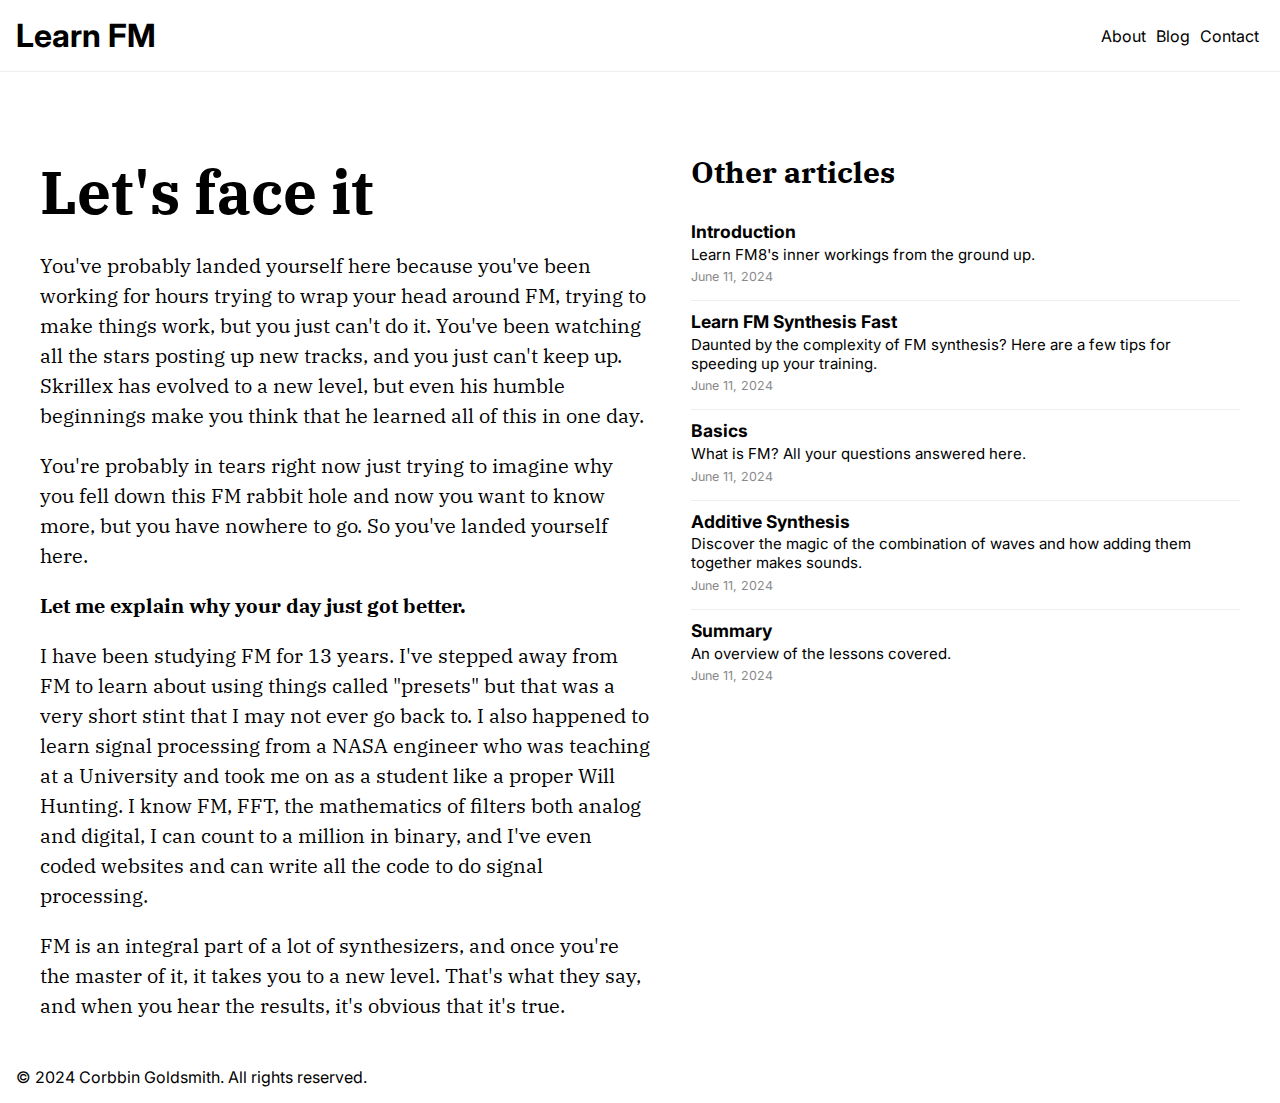
<file: index.html>
<!DOCTYPE html>
<html lang="en">
<head>
    <meta charset="UTF-8">
    <meta name="viewport" content="width=device-width, initial-scale=1.0">
    <title>Home - LearnFM</title>

    <meta name="description" content="This is a test blog post to demonstrate how to use the marked library with custom plugins.">
    <meta name="author" content="Your Name">
    <meta property="article:published_time" content="July 22, 2024">

    <!-- Open Graph / Facebook -->
    <meta property="og:type" content="article">
    <meta property="og:title" content="Home">
    <meta property="og:description" content="This is a test blog post to demonstrate how to use the marked library with custom plugins.">
    <meta property="og:image" content="/assets/1.1fig1.png">
    <meta property="og:url" content="/">
    <meta property="og:site_name" content="Your Site Name">

    <!-- Twitter -->
    <meta name="twitter:card" content="summary_large_image">
    <meta name="twitter:title" content="Home">
    <meta name="twitter:description" content="This is a test blog post to demonstrate how to use the marked library with custom plugins.">
    <meta name="twitter:image" content="/assets/1.1fig1.png">
    <meta name="twitter:url" content="/">
    <meta name="robots" content="index, follow">

    <meta name="theme-color" content="#ffffff">

    <link rel="stylesheet" href="./css/styles.css">
    <link rel="stylesheet" href="./css/suggestedarticles.css">
    <link rel="stylesheet" href="./css/custompatterns.css">
</head>
<body>
    <header>

        <a href="/">
            <h1>Learn FM</h1>
        </a>
        <nav>
            <a href="/about/">
                <div>About</div>
                <div class="line"></div>
            </a>
            <a href="/blog/">
                <div>
                    Blog
                </div>
                <div class="line"></div>
            </a>
            <a href="/contact/">
                <div>
                    Contact
                </div>
                <div class="line"></div>
            </a>
        </nav>
    </header>
    <main>
        <article>
            <!-- Content will be inserted here -->
            <h1 id="let-39-s-face-it" class="custom-heading">Let&#39;s face it</h1><p>You&#39;ve probably landed yourself here because you&#39;ve been working for hours trying to wrap your head around FM, trying to make things work, but you just can&#39;t do it. You&#39;ve been watching all the stars posting up new tracks, and you just can&#39;t keep up. Skrillex has evolved to a new level, but even his humble beginnings make you think that he learned all of this in one day.</p>
<p>You&#39;re probably in tears right now just trying to imagine why you fell down this FM rabbit hole and now you want to know more, but you have nowhere to go. So you&#39;ve landed yourself here.</p>
<p><strong>Let me explain why your day just got better.</strong></p>
<p>I have been studying FM for 13 years. I&#39;ve stepped away from FM to learn about using things called &quot;presets&quot; but that was a very short stint that I may not ever go back to. I also happened to learn signal processing from a NASA engineer who was teaching at a University and took me on as a student like a proper Will Hunting. I know FM, FFT, the mathematics of filters both analog and digital, I can count to a million in binary, and I&#39;ve even coded websites and can write all the code to do signal processing.</p>
<p>FM is an integral part of a lot of synthesizers, and once you&#39;re the master of it, it takes you to a new level. That&#39;s what they say, and when you hear the results, it&#39;s obvious that it&#39;s true. </p>

        </article>
        <aside>
            <div id="nextWrapper">
                <h2>Next Article</h2>
                <div id="next" data-next="">
                    
                </div>
            </div>
            <h2>Other articles</h2>
            <div id="suggested">
                
                <div>
                    
                    <div class="square" style="background-image: url(./assets/1.1fig1.png);"></div>

                </div>

            </div>
        </aside>
    </main>
    <footer>
        <p>&copy; 2024 Corbbin Goldsmith. All rights reserved.</p>
    </footer>
    <script type="text/javascript" src="./js/load_articles.js"></script>
    <script type="text/javascript" src="./js/table_wrappers.js"></script>
</body>
</html>
</file>
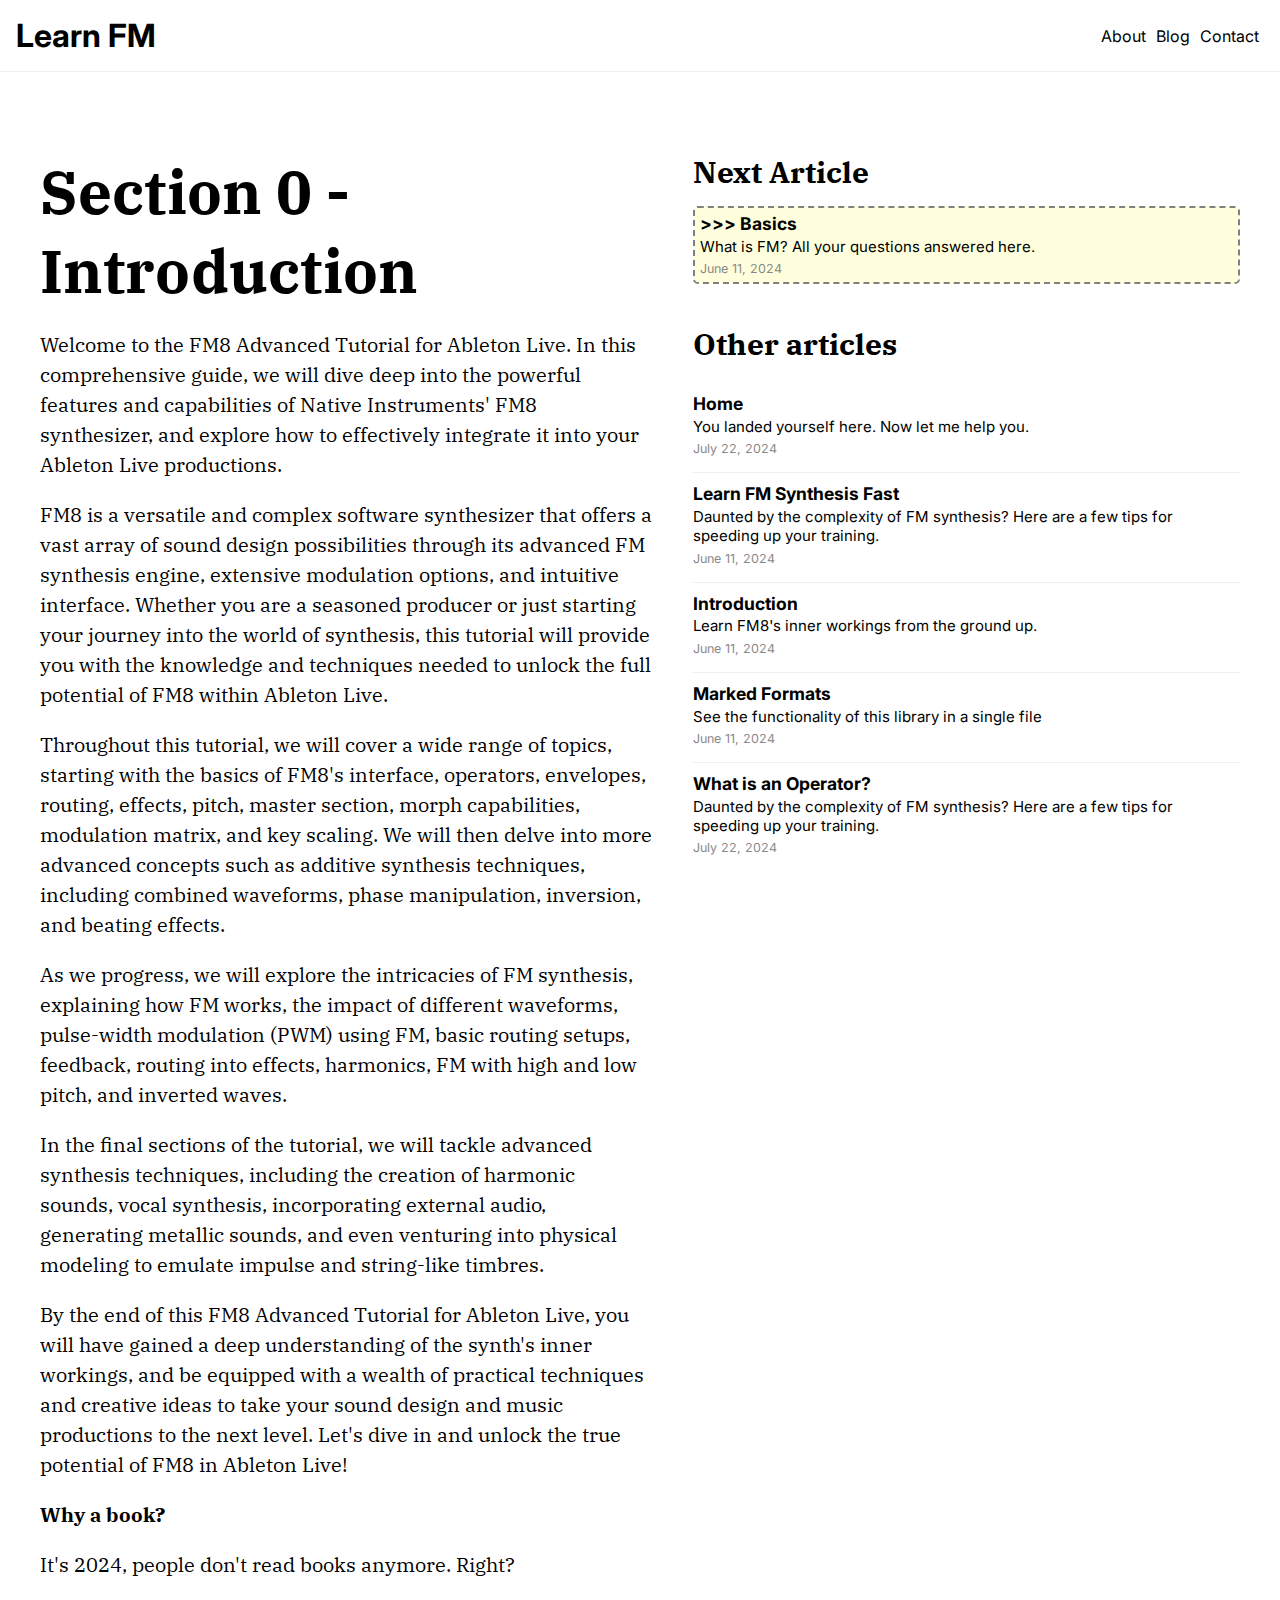
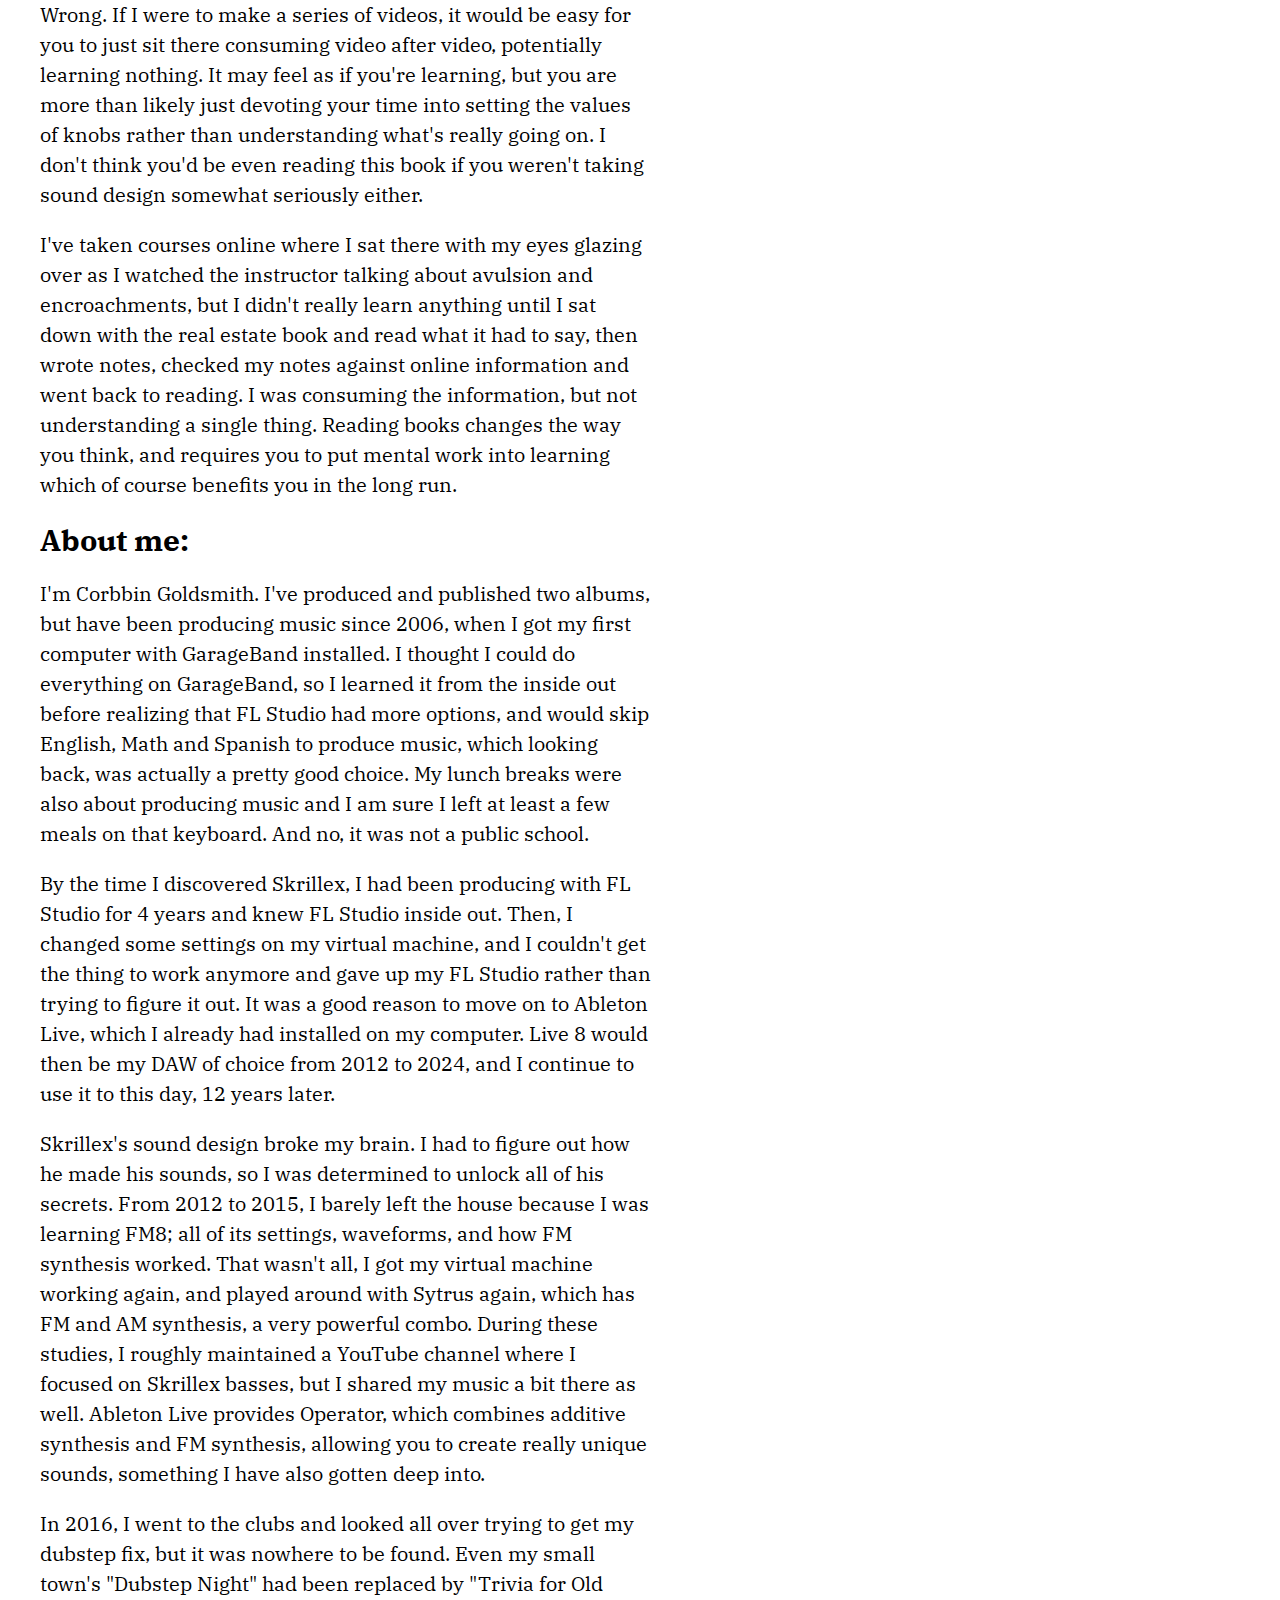
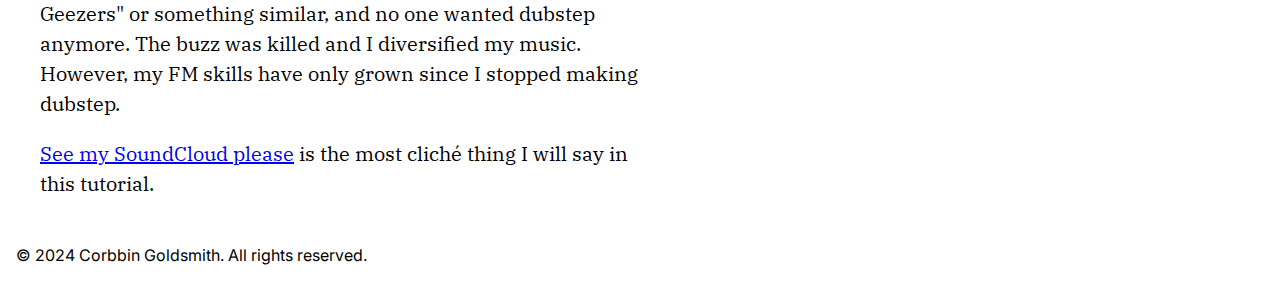
<file: 0-introduction.html>
<!DOCTYPE html>
<html lang="en">
<head>
    <meta charset="UTF-8">
    <meta name="viewport" content="width=device-width, initial-scale=1.0">
    <title>Introduction - LearnFM</title>

    <meta name="description" content="This is a test blog post to demonstrate how to use the marked library with custom plugins.">
    <meta name="author" content="Your Name">
    <meta property="article:published_time" content="June 11, 2024">

    <!-- Open Graph / Facebook -->
    <meta property="og:type" content="article">
    <meta property="og:title" content="Introduction">
    <meta property="og:description" content="This is a test blog post to demonstrate how to use the marked library with custom plugins.">
    <meta property="og:image" content="./assets/1.1fig1.jpg">
    <meta property="og:url" content="./0-introduction.html">
    <meta property="og:site_name" content="Your Site Name">

    <!-- Twitter -->
    <meta name="twitter:card" content="summary_large_image">
    <meta name="twitter:title" content="Introduction">
    <meta name="twitter:description" content="This is a test blog post to demonstrate how to use the marked library with custom plugins.">
    <meta name="twitter:image" content="./assets/1.1fig1.jpg">
    <meta name="twitter:url" content="./0-introduction.html">
    <meta name="robots" content="index, follow">

    <meta name="theme-color" content="#ffffff">

    <link rel="stylesheet" href="./css/styles.css">
    <link rel="stylesheet" href="./css/suggestedarticles.css">
    <link rel="stylesheet" href="./css/custompatterns.css">
</head>
<body>
    <header>

        <a href="/">
            <h1>Learn FM</h1>
        </a>
        <nav>
            <a href="/about/">
                <div>About</div>
                <div class="line"></div>
            </a>
            <a href="/blog/">
                <div>
                    Blog
                </div>
                <div class="line"></div>
            </a>
            <a href="/contact/">
                <div>
                    Contact
                </div>
                <div class="line"></div>
            </a>
        </nav>
    </header>
    <main>
        <article>
            <!-- Content will be inserted here -->
            <h1 id="section-0-introduction" class="custom-heading">Section 0 - Introduction</h1><p>Welcome to the FM8 Advanced Tutorial for Ableton Live. In this comprehensive guide, we will dive deep into the powerful features and capabilities of Native Instruments&#39; FM8 synthesizer, and explore how to effectively integrate it into your Ableton Live productions.</p>
<p>FM8 is a versatile and complex software synthesizer that offers a vast array of sound design possibilities through its advanced FM synthesis engine, extensive modulation options, and intuitive interface. Whether you are a seasoned producer or just starting your journey into the world of synthesis, this tutorial will provide you with the knowledge and techniques needed to unlock the full potential of FM8 within Ableton Live.</p>
<p>Throughout this tutorial, we will cover a wide range of topics, starting with the basics of FM8&#39;s interface, operators, envelopes, routing, effects, pitch, master section, morph capabilities, modulation matrix, and key scaling. We will then delve into more advanced concepts such as additive synthesis techniques, including combined waveforms, phase manipulation, inversion, and beating effects.</p>
<p>As we progress, we will explore the intricacies of FM synthesis, explaining how FM works, the impact of different waveforms, pulse-width modulation (PWM) using FM, basic routing setups, feedback, routing into effects, harmonics, FM with high and low pitch, and inverted waves.</p>
<p>In the final sections of the tutorial, we will tackle advanced synthesis techniques, including the creation of harmonic sounds, vocal synthesis, incorporating external audio, generating metallic sounds, and even venturing into physical modeling to emulate impulse and string-like timbres.</p>
<p>By the end of this FM8 Advanced Tutorial for Ableton Live, you will have gained a deep understanding of the synth&#39;s inner workings, and be equipped with a wealth of practical techniques and creative ideas to take your sound design and music productions to the next level. Let&#39;s dive in and unlock the true potential of FM8 in Ableton Live!</p>
<p><strong>Why a book?</strong></p>
<p>It&#39;s 2024, people don&#39;t read books anymore. Right?</p>
<p>Wrong. If I were to make a series of videos, it would be easy for you to just sit there consuming video after video, potentially learning nothing. It may feel as if you&#39;re learning, but you are more than likely just devoting your time into setting the values of knobs rather than understanding what&#39;s really going on. I don&#39;t think you&#39;d be even reading this book if you weren&#39;t taking sound design somewhat seriously either.</p>
<p>I&#39;ve taken courses online where I sat there with my eyes glazing over as I watched the instructor talking about avulsion and encroachments, but I didn&#39;t really learn anything until I sat down with the real estate book and read what it had to say, then wrote notes, checked my notes against online information and went back to reading. I was consuming the information, but not understanding a single thing. Reading books changes the way you think, and requires you to put mental work into learning which of course benefits you in the long run.</p>
<h2 id="about-me-" class="custom-heading">About me:</h2><p>I&#39;m Corbbin Goldsmith. I&#39;ve produced and published two albums, but have been producing music since 2006, when I got my first computer with GarageBand installed. I thought I could do everything on GarageBand, so I learned it from the inside out before realizing that FL Studio had more options, and would skip English, Math and Spanish to produce music, which looking back, was actually a pretty good choice. My lunch breaks were also about producing music and I am sure I left at least a few meals on that keyboard. And no, it was not a public school. </p>
<p>By the time I discovered Skrillex, I had been producing with FL Studio for 4 years and knew FL Studio inside out. Then, I changed some settings on my virtual machine, and I couldn&#39;t get the thing to work anymore and gave up my FL Studio rather than trying to figure it out. It was a good reason to move on to Ableton Live, which I already had installed on my computer. Live 8 would then be my DAW of choice from 2012 to 2024, and I continue to use it to this day, 12 years later. </p>
<p>Skrillex&#39;s sound design broke my brain. I had to figure out how he made his sounds, so I was determined to unlock all of his secrets. From 2012 to 2015, I barely left the house because I was learning FM8; all of its settings, waveforms, and how FM synthesis worked. That wasn&#39;t all, I got my virtual machine working again, and played around with Sytrus again, which has FM and AM synthesis, a very powerful combo. During these studies, I roughly maintained a YouTube channel where I focused on Skrillex basses, but I shared my music a bit there as well. Ableton Live provides Operator, which combines additive synthesis and FM synthesis, allowing you to create really unique sounds, something I have also gotten deep into. </p>
<p>In 2016, I went to the clubs and looked all over trying to get my dubstep fix, but it was nowhere to be found. Even my small town&#39;s &quot;Dubstep Night&quot; had been replaced by &quot;Trivia for Old Geezers&quot; or something similar, and no one wanted dubstep anymore. The buzz was killed and I diversified my music. However, my FM skills have only grown since I stopped making dubstep.</p>
<p><a href="https://soundcloud.com/corbbingoldsmith">See my SoundCloud please</a> is the most cliché thing I will say in this tutorial.</p>

        </article>
        <aside>
            <div id="nextWrapper">
                <h2>Next Article</h2>
                <div id="next" data-next="./1-basics.html">
                    
                </div>
            </div>
            <h2>Other articles</h2>
            <div id="suggested">
                
                <div>
                    
                    <div class="square" style="background-image: url(./assets/1.1fig1.png);"></div>

                </div>

            </div>
        </aside>
    </main>
    <footer>
        <p>&copy; 2024 Corbbin Goldsmith. All rights reserved.</p>
    </footer>
    <script type="text/javascript" src="./js/load_articles.js"></script>
    <script type="text/javascript" src="./js/table_wrappers.js"></script>
</body>
</html>
</file>
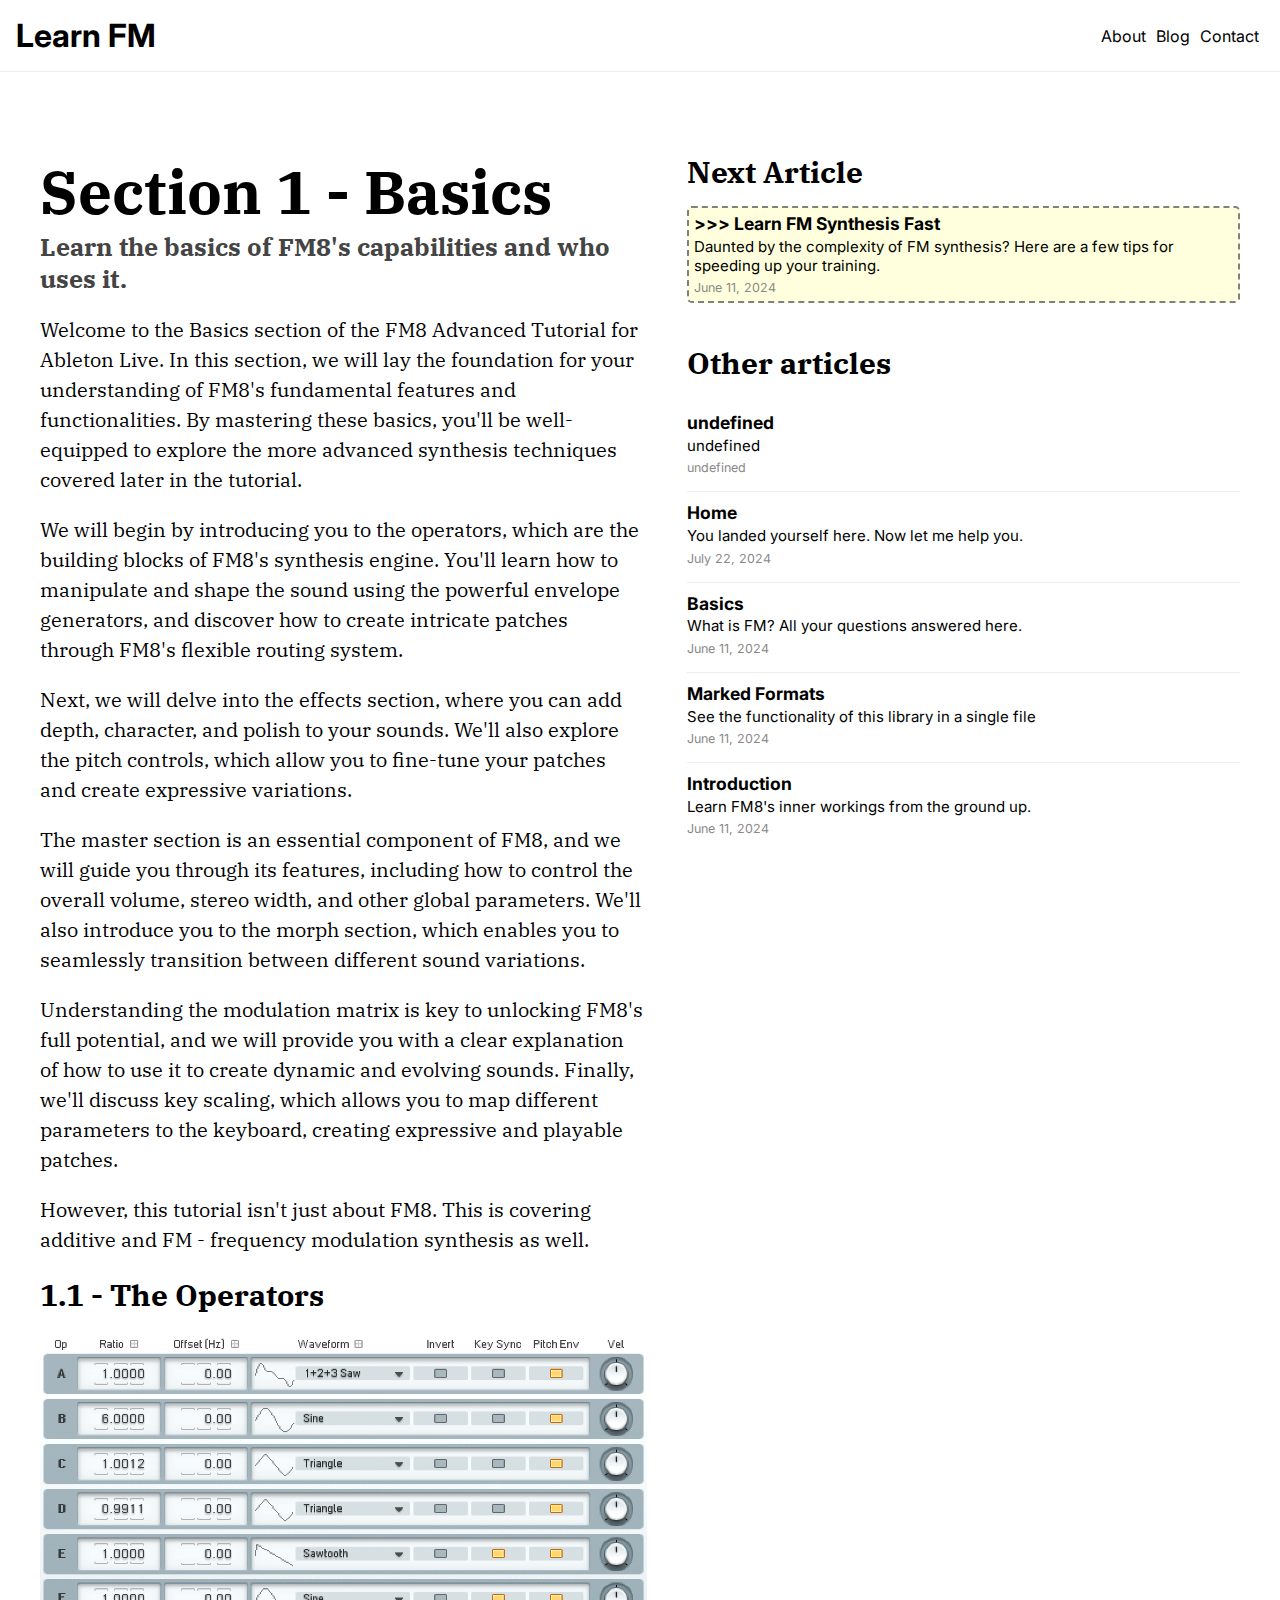
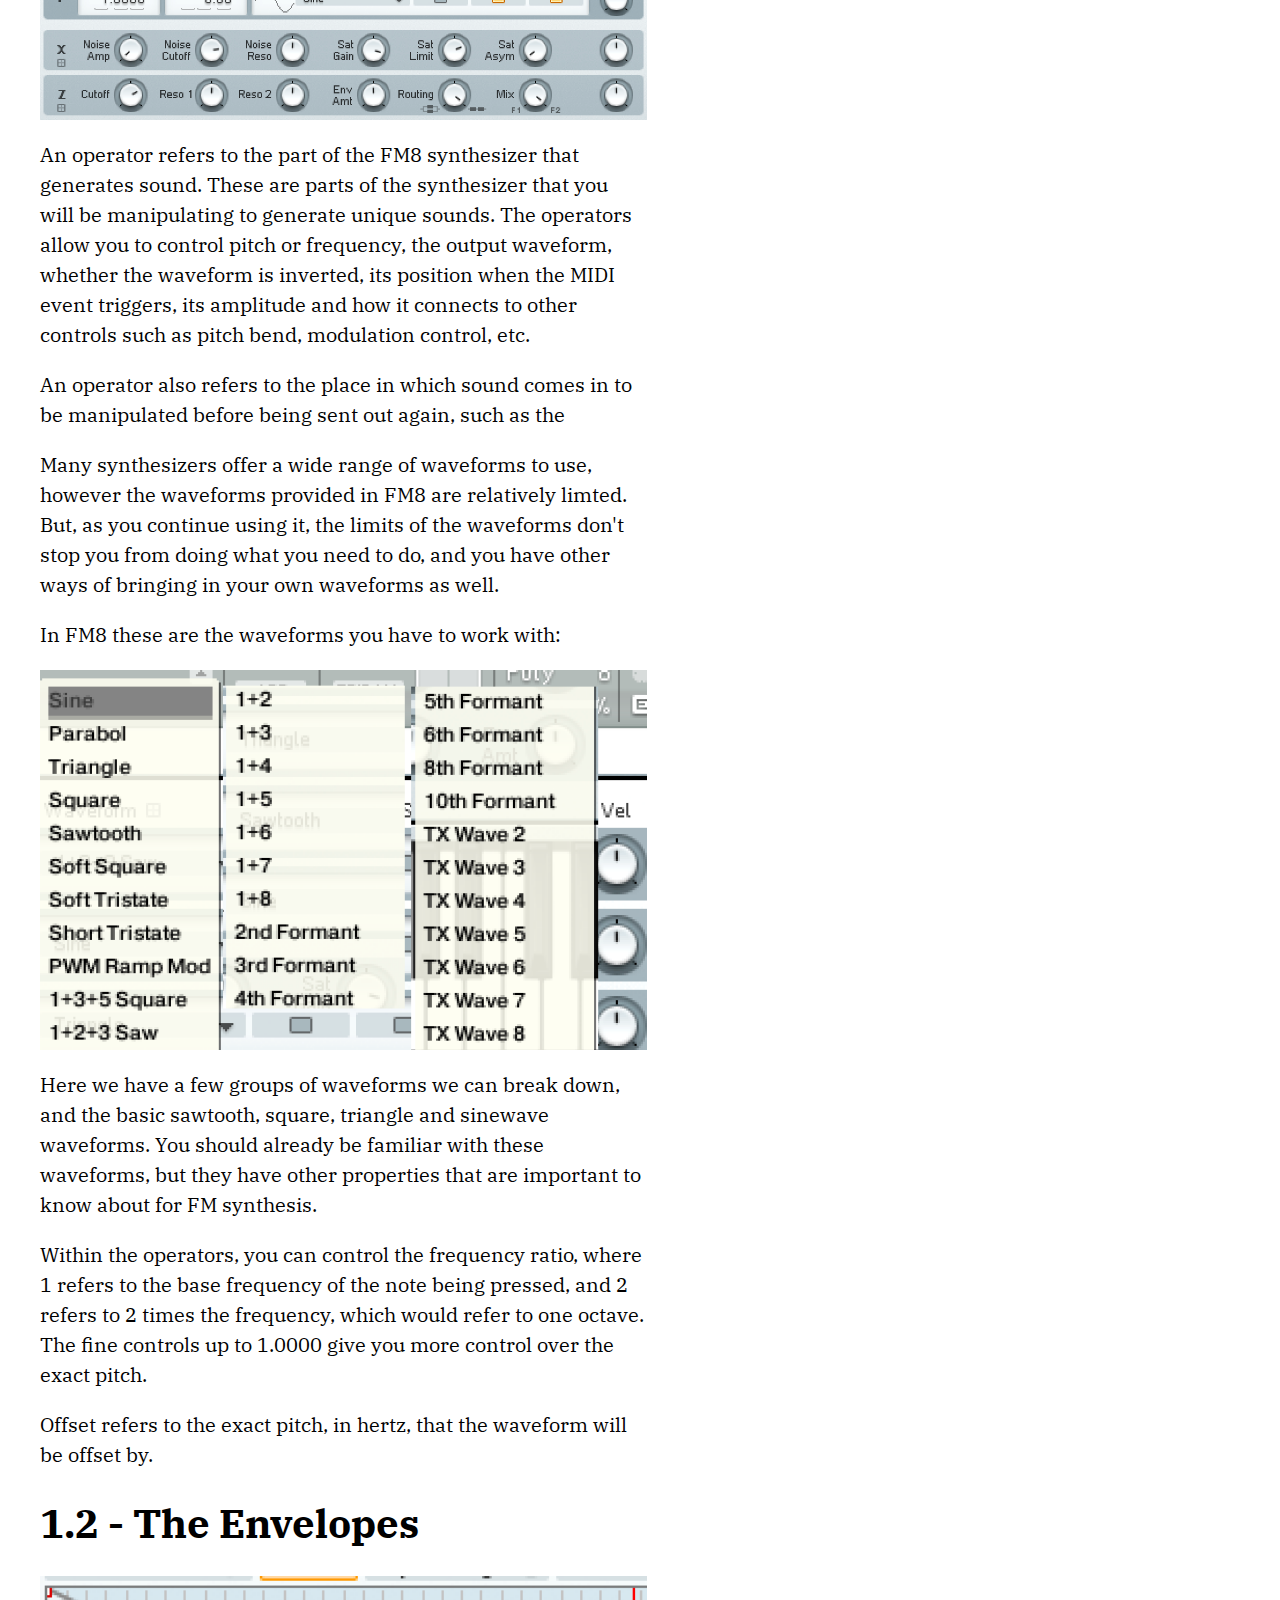
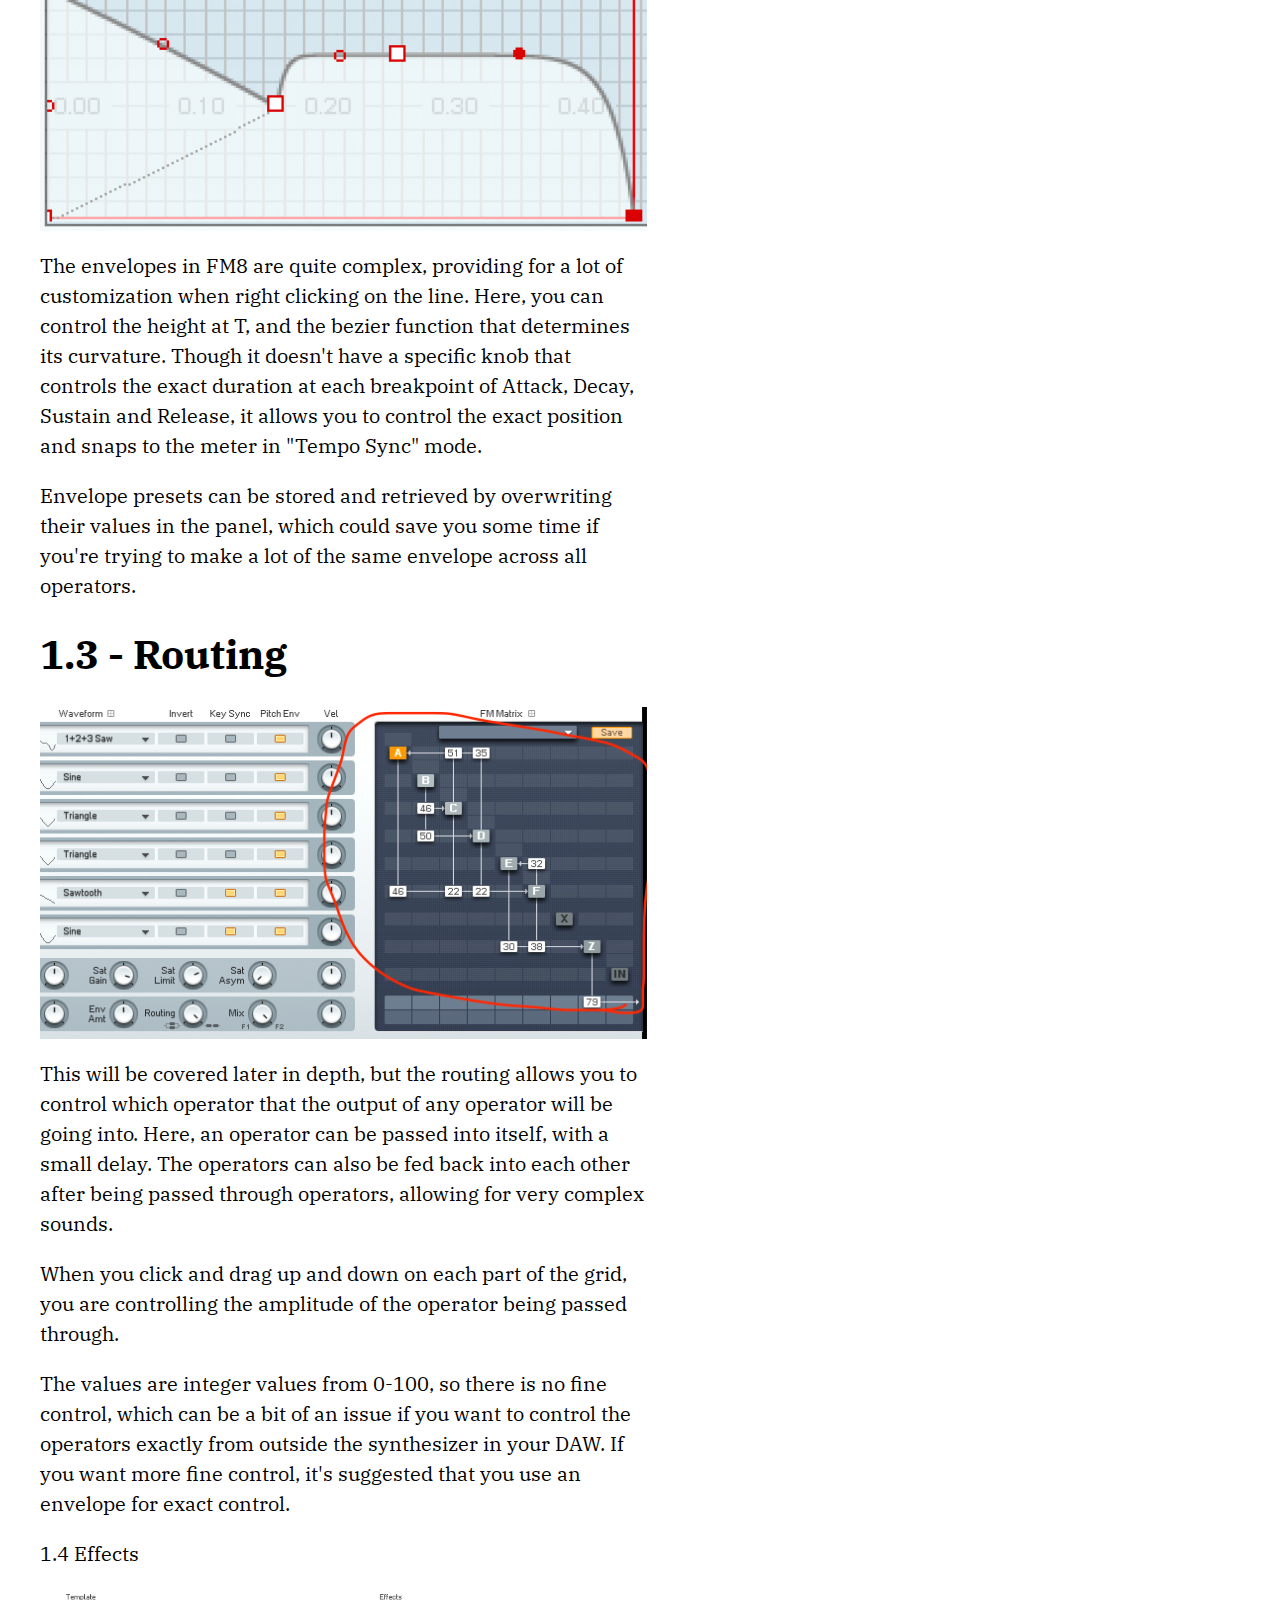
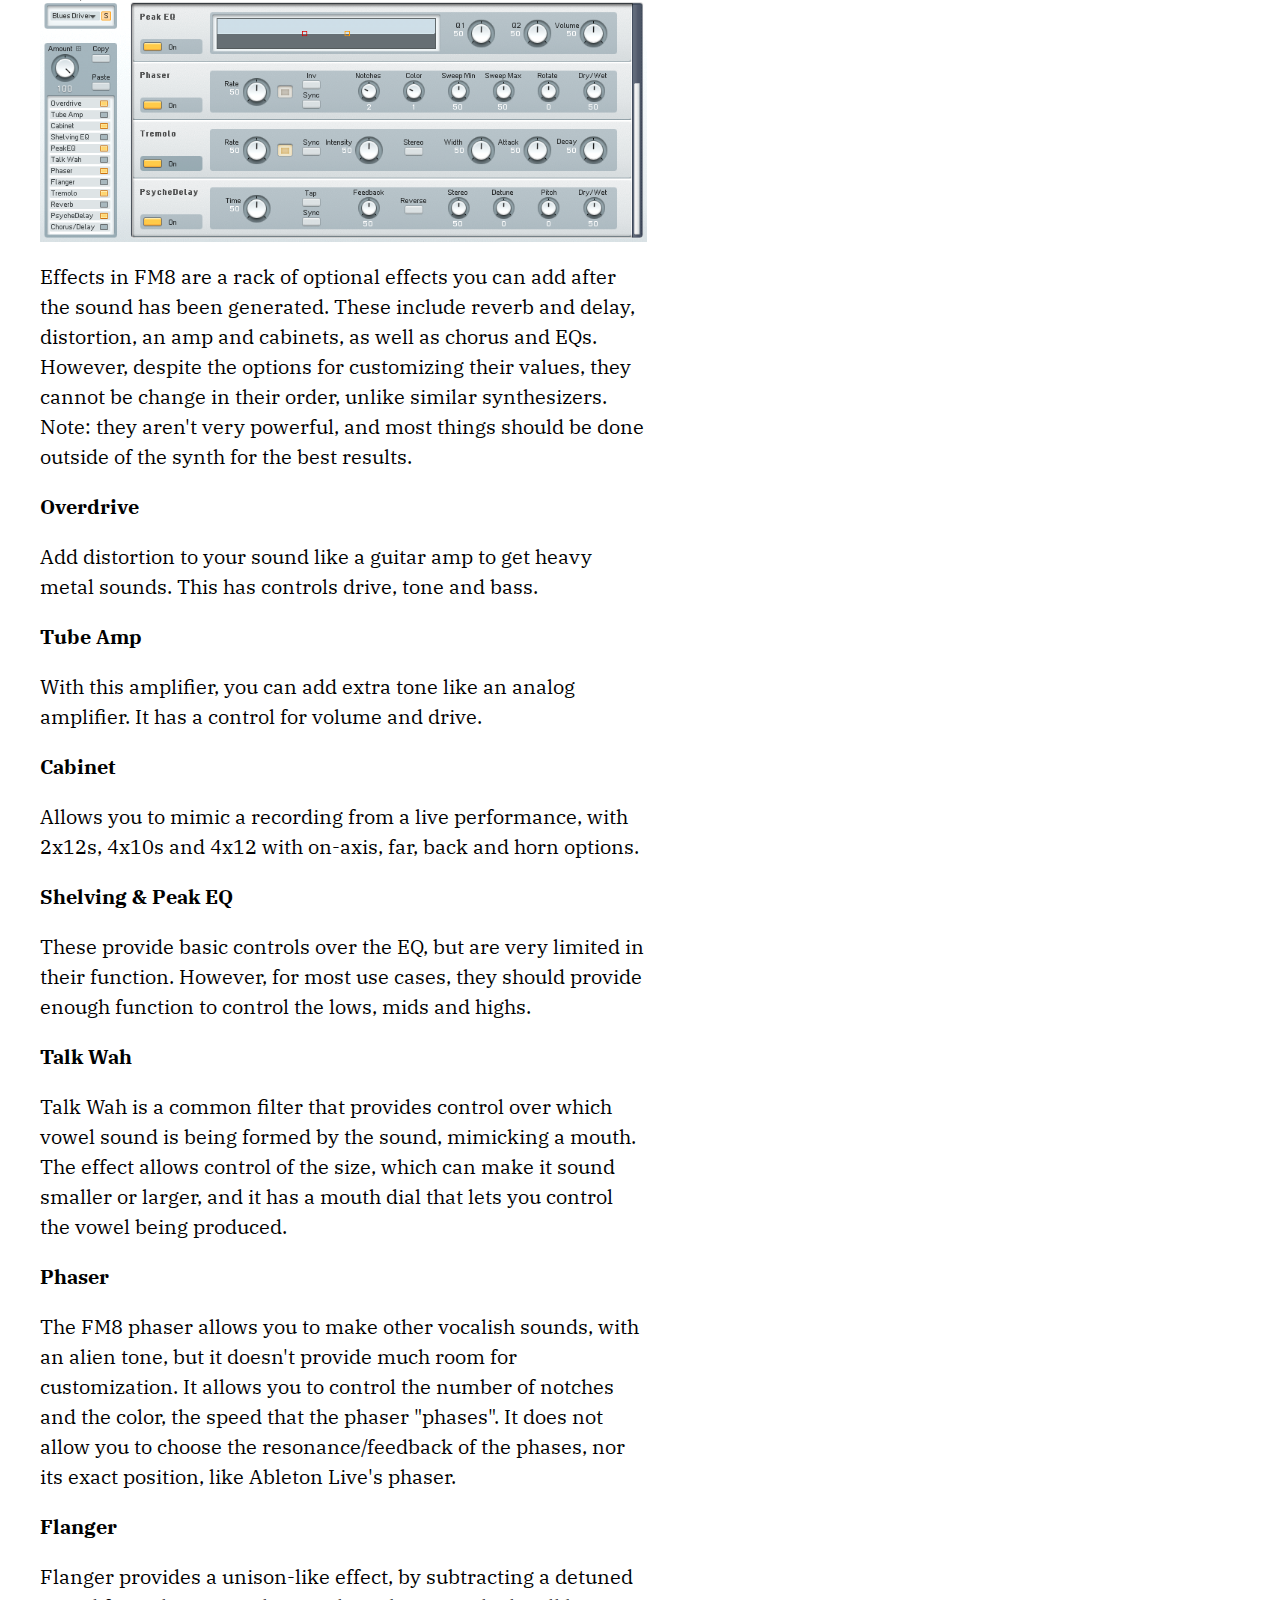
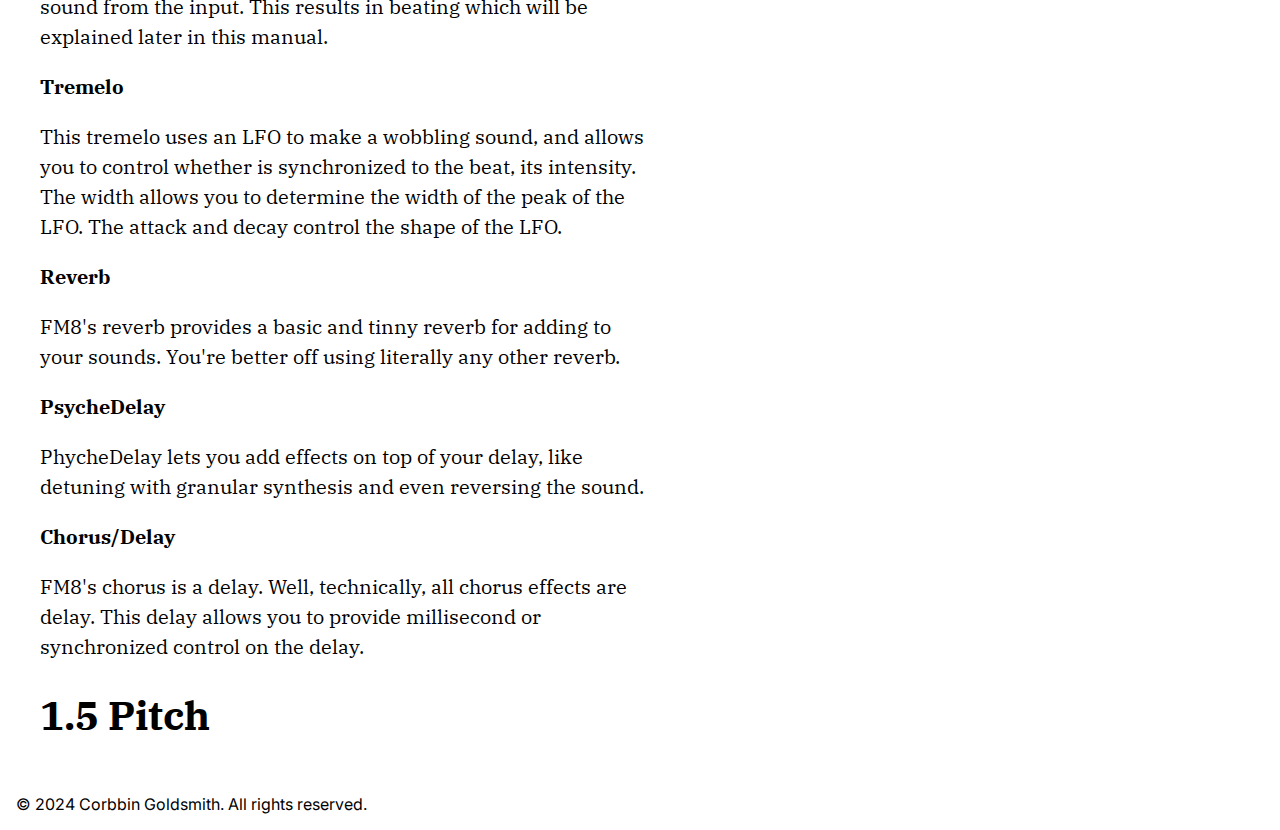
<file: 1-basics.html>
<!DOCTYPE html>
<html lang="en">
<head>
    <meta charset="UTF-8">
    <meta name="viewport" content="width=device-width, initial-scale=1.0">
    <title>Basics - LearnFM</title>

    <meta name="description" content="Learn the basics of FM8's capabilities and who uses it.">
    <meta name="author" content="Your Name">
    <meta property="article:published_time" content="June 11, 2024">

    <!-- Open Graph / Facebook -->
    <meta property="og:type" content="article">
    <meta property="og:title" content="Basics">
    <meta property="og:description" content="Learn the basics of FM8's capabilities and who uses it.">
    <meta property="og:image" content="./assets/1.1fig1.jpg">
    <meta property="og:url" content="./1-basics.html">
    <meta property="og:site_name" content="Your Site Name">

    <!-- Twitter -->
    <meta name="twitter:card" content="summary_large_image">
    <meta name="twitter:title" content="Basics">
    <meta name="twitter:description" content="Learn the basics of FM8's capabilities and who uses it.">
    <meta name="twitter:image" content="./assets/1.1fig1.jpg">
    <meta name="twitter:url" content="./1-basics.html">
    <meta name="robots" content="index, follow">

    <meta name="theme-color" content="#ffffff">

    <link rel="stylesheet" href="./css/styles.css">
    <link rel="stylesheet" href="./css/suggestedarticles.css">
    <link rel="stylesheet" href="./css/custompatterns.css">
</head>
<body>
    <header>

        <a href="/">
            <h1>Learn FM</h1>
        </a>
        <nav>
            <a href="/about/">
                <div>About</div>
                <div class="line"></div>
            </a>
            <a href="/blog/">
                <div>
                    Blog
                </div>
                <div class="line"></div>
            </a>
            <a href="/contact/">
                <div>
                    Contact
                </div>
                <div class="line"></div>
            </a>
        </nav>
    </header>
    <main>
        <article>
            <!-- Content will be inserted here -->
            <h1 id="section-1-basics" class="custom-heading">Section 1 - Basics</h1><h2 id="learn-the-basics-of-fm8-39-s-capabilities-and-who-uses-it-" class="custom-heading">Learn the basics of FM8&#39;s capabilities and who uses it.</h2><p>Welcome to the Basics section of the FM8 Advanced Tutorial for Ableton Live. In this section, we will lay the foundation for your understanding of FM8&#39;s fundamental features and functionalities. By mastering these basics, you&#39;ll be well-equipped to explore the more advanced synthesis techniques covered later in the tutorial.</p>
<p>We will begin by introducing you to the operators, which are the building blocks of FM8&#39;s synthesis engine. You&#39;ll learn how to manipulate and shape the sound using the powerful envelope generators, and discover how to create intricate patches through FM8&#39;s flexible routing system.</p>
<p>Next, we will delve into the effects section, where you can add depth, character, and polish to your sounds. We&#39;ll also explore the pitch controls, which allow you to fine-tune your patches and create expressive variations.</p>
<p>The master section is an essential component of FM8, and we will guide you through its features, including how to control the overall volume, stereo width, and other global parameters. We&#39;ll also introduce you to the morph section, which enables you to seamlessly transition between different sound variations.</p>
<p>Understanding the modulation matrix is key to unlocking FM8&#39;s full potential, and we will provide you with a clear explanation of how to use it to create dynamic and evolving sounds. Finally, we&#39;ll discuss key scaling, which allows you to map different parameters to the keyboard, creating expressive and playable patches.</p>
<p>However, this tutorial isn&#39;t just about FM8. This is covering additive and FM - frequency modulation synthesis as well. </p>
<h2 id="1-1-the-operators" class="custom-heading">1.1 - The Operators</h2><p><img src="./assets/1.1fig1.png" alt="1.1fig1"></p>
<p>An operator refers to the part of the FM8 synthesizer that generates sound. These are parts of the synthesizer that you will be manipulating to generate unique sounds. The operators allow you to control pitch or frequency, the output waveform, whether the waveform is inverted, its position when the MIDI event triggers, its amplitude and how it connects to other controls such as pitch bend, modulation control, etc. </p>
<p>An operator also refers to the place in which sound comes in to be manipulated before being sent out again, such as the </p>
<p>Many synthesizers offer a wide range of waveforms to use, however the waveforms provided in FM8 are relatively limted. But, as you continue using it, the limits of the waveforms don&#39;t stop you from doing what you need to do, and you have other ways of bringing in your own waveforms as well.</p>
<p>In FM8 these are the waveforms you have to work with:</p>
<p><img src="./assets/1.1fig2.png" alt="1.1fig2"></p>
<p>Here we have a few groups of waveforms we can break down, and the basic sawtooth, square, triangle and sinewave waveforms. You should already be familiar with these waveforms, but they have other properties that are important to know about for FM synthesis. </p>
<p>Within the operators, you can control the frequency ratio, where 1 refers to the base frequency of the note being pressed, and 2 refers to 2 times the frequency, which would refer to one octave. The fine controls up to 1.0000 give you more control over the exact pitch. </p>
<p>Offset refers to the exact pitch, in hertz, that the waveform will be offset by.</p>
<h1 id="1-2-the-envelopes" class="custom-heading">1.2 - The Envelopes</h1><p><img src="./assets/1.2fig1.png" alt="1.2fig1"></p>
<p>The envelopes in FM8 are quite complex, providing for a lot of customization when right clicking on the line. Here, you can control the height at T, and the bezier function that determines its curvature. Though it doesn&#39;t have a specific knob that controls the exact duration at each breakpoint of Attack, Decay, Sustain and Release, it allows you to control the exact position and snaps to the meter in &quot;Tempo Sync&quot; mode.</p>
<p>Envelope presets can be stored and retrieved by overwriting their values in the panel, which could save you some time if you&#39;re trying to make a lot of the same envelope across all operators.</p>
<h1 id="1-3-routing" class="custom-heading">1.3 - Routing</h1><p><img src="./assets/1.3fig1.png" alt="1.2fig1"></p>
<p>This will be covered later in depth, but the routing allows you to control which operator that the output of any operator will be going into. Here, an operator can be passed into itself, with a small delay. The operators can also be fed back into each other after being passed through operators, allowing for very complex sounds. </p>
<p>When you click and drag up and down on each part of the grid, you are controlling the amplitude of the operator being passed through.</p>
<p>The values are integer values from 0-100, so there is no fine control, which can be a bit of an issue if you want to control the operators exactly from outside the synthesizer in your DAW. If you want more fine control, it&#39;s suggested that you use an envelope for exact control.</p>
<p>1.4 Effects</p>
<p><img src="./assets/1.4fig1.png" alt="1.2fig1"></p>
<p>Effects in FM8 are a rack of optional effects you can add after the sound has been generated. These include reverb and delay, distortion, an amp and cabinets, as well as chorus and EQs. However, despite the options for customizing their values, they cannot be change in their order, unlike similar synthesizers. Note: they aren&#39;t very powerful, and most things should be done outside of the synth for the best results.</p>
<p><strong>Overdrive</strong></p>
<p>Add distortion to your sound like a guitar amp to get heavy metal sounds. This has controls drive, tone and bass. </p>
<p><strong>Tube Amp</strong></p>
<p>With this amplifier, you can add extra tone like an analog amplifier. It has a control for volume and drive.</p>
<p><strong>Cabinet</strong></p>
<p>Allows you to mimic a recording from a live performance, with 2x12s, 4x10s and 4x12 with on-axis, far, back and horn options.</p>
<p><strong>Shelving &amp; Peak EQ</strong></p>
<p>These provide basic controls over the EQ, but are very limited in their function. However, for most use cases, they should provide enough function to control the lows, mids and highs. </p>
<p><strong>Talk Wah</strong></p>
<p>Talk Wah is a common filter that provides control over which vowel sound is being formed by the sound, mimicking a mouth. The effect allows control of the size, which can make it sound smaller or larger, and it has a mouth dial that lets you control the vowel being produced.</p>
<p><strong>Phaser</strong></p>
<p>The FM8 phaser allows you to make other vocalish sounds, with an alien tone, but it doesn&#39;t provide much room for customization. It allows you to control the number of notches and the color, the speed that the phaser &quot;phases&quot;. It does not allow you to choose the resonance/feedback of the phases, nor its exact position, like Ableton Live&#39;s phaser.</p>
<p><strong>Flanger</strong></p>
<p>Flanger provides a unison-like effect, by subtracting a detuned sound from the input. This results in beating which will be explained later in this manual. </p>
<p><strong>Tremelo</strong></p>
<p>This tremelo uses an LFO to make a wobbling sound, and allows you to control whether is synchronized to the beat, its intensity. The width allows you to determine the width of the peak of the LFO. The attack and decay control the shape of the LFO.</p>
<p><strong>Reverb</strong></p>
<p>FM8&#39;s reverb provides a basic and tinny reverb for adding to your sounds. You&#39;re better off using literally any other reverb.</p>
<p><strong>PsycheDelay</strong></p>
<p>PhycheDelay lets you add effects on top of your delay, like detuning with granular synthesis and even reversing the sound. </p>
<p><strong>Chorus/Delay</strong></p>
<p>FM8&#39;s chorus is a delay. Well, technically, all chorus effects are delay. This delay allows you to provide millisecond or synchronized control on the delay.</p>
<h1 id="1-5-pitch" class="custom-heading">1.5 Pitch</h1>
        </article>
        <aside>
            <div id="nextWrapper">
                <h2>Next Article</h2>
                <div id="next" data-next="./2-additive-synthesis.html">
                    
                </div>
            </div>
            <h2>Other articles</h2>
            <div id="suggested">
                
                <div>
                    
                    <div class="square" style="background-image: url(./assets/1.1fig1.png);"></div>

                </div>

            </div>
        </aside>
    </main>
    <footer>
        <p>&copy; 2024 Corbbin Goldsmith. All rights reserved.</p>
    </footer>
    <script type="text/javascript" src="./js/load_articles.js"></script>
    <script type="text/javascript" src="./js/table_wrappers.js"></script>
</body>
</html>
</file>
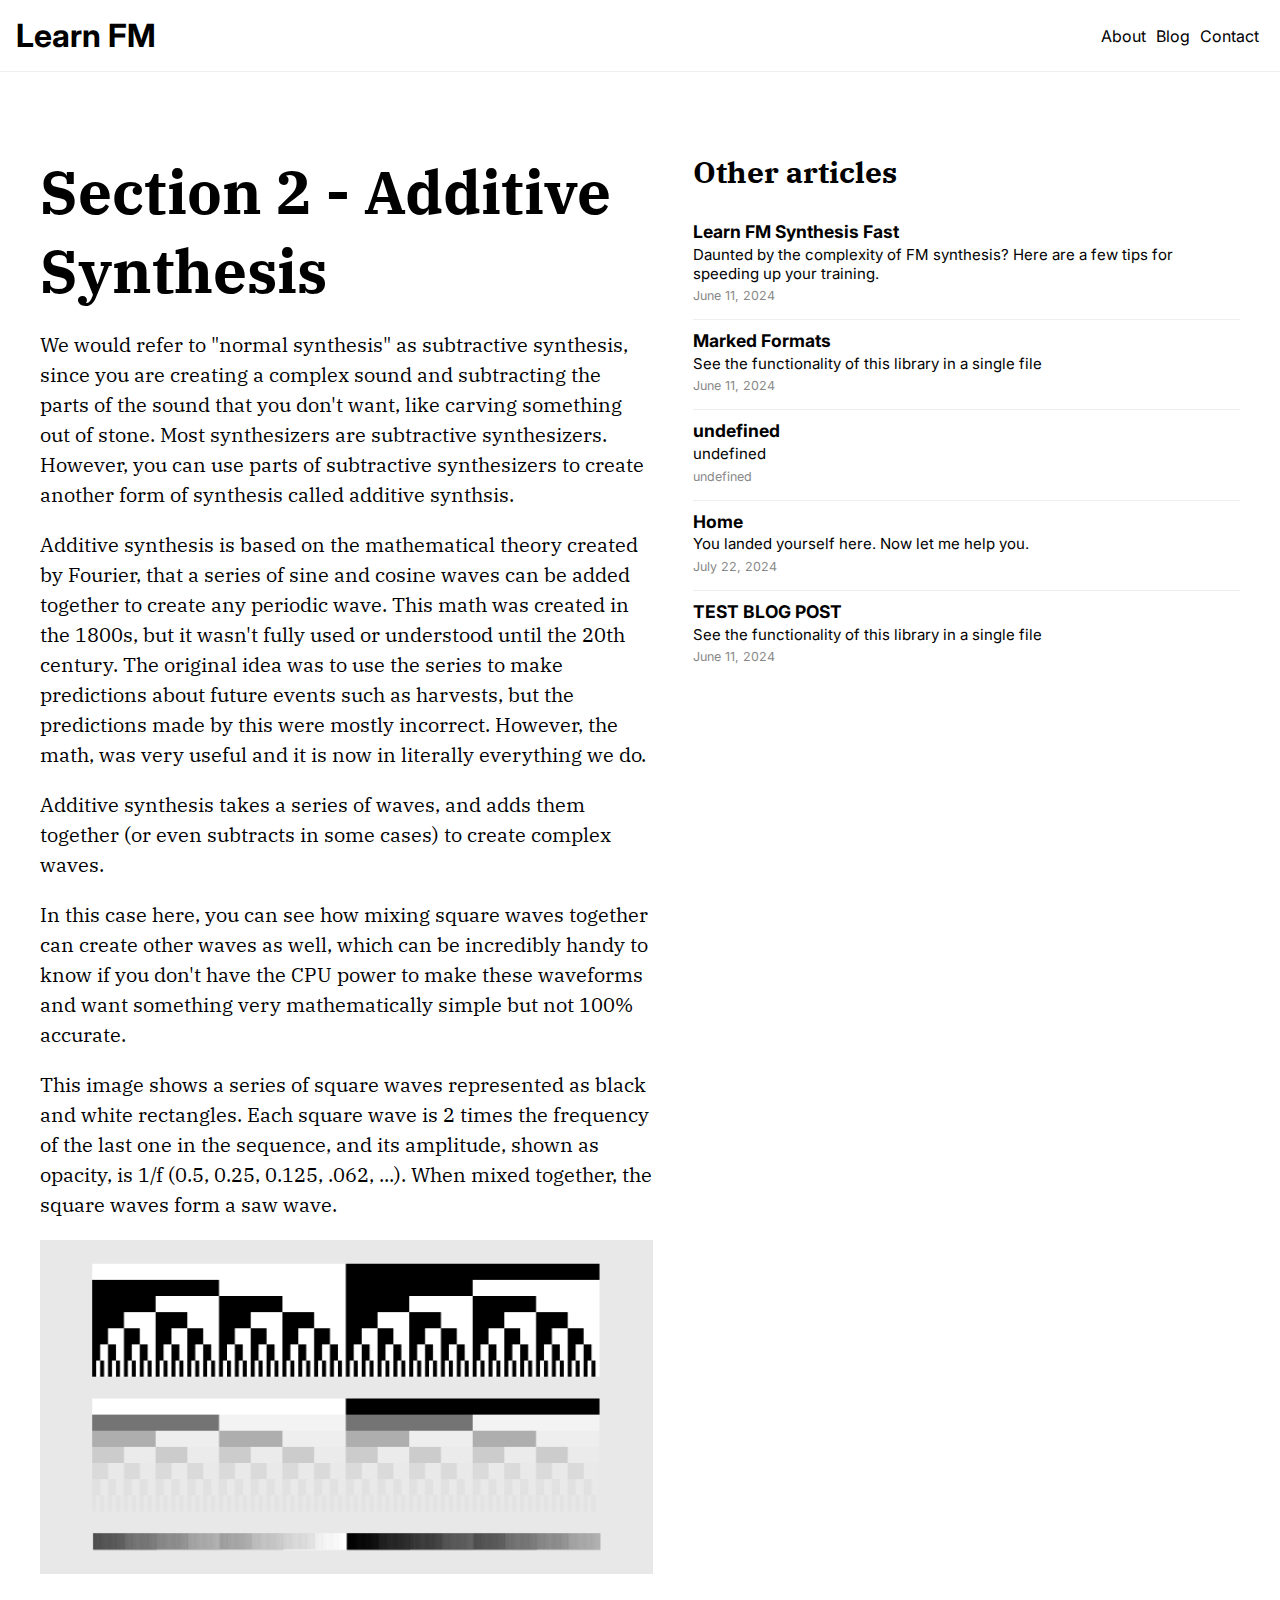
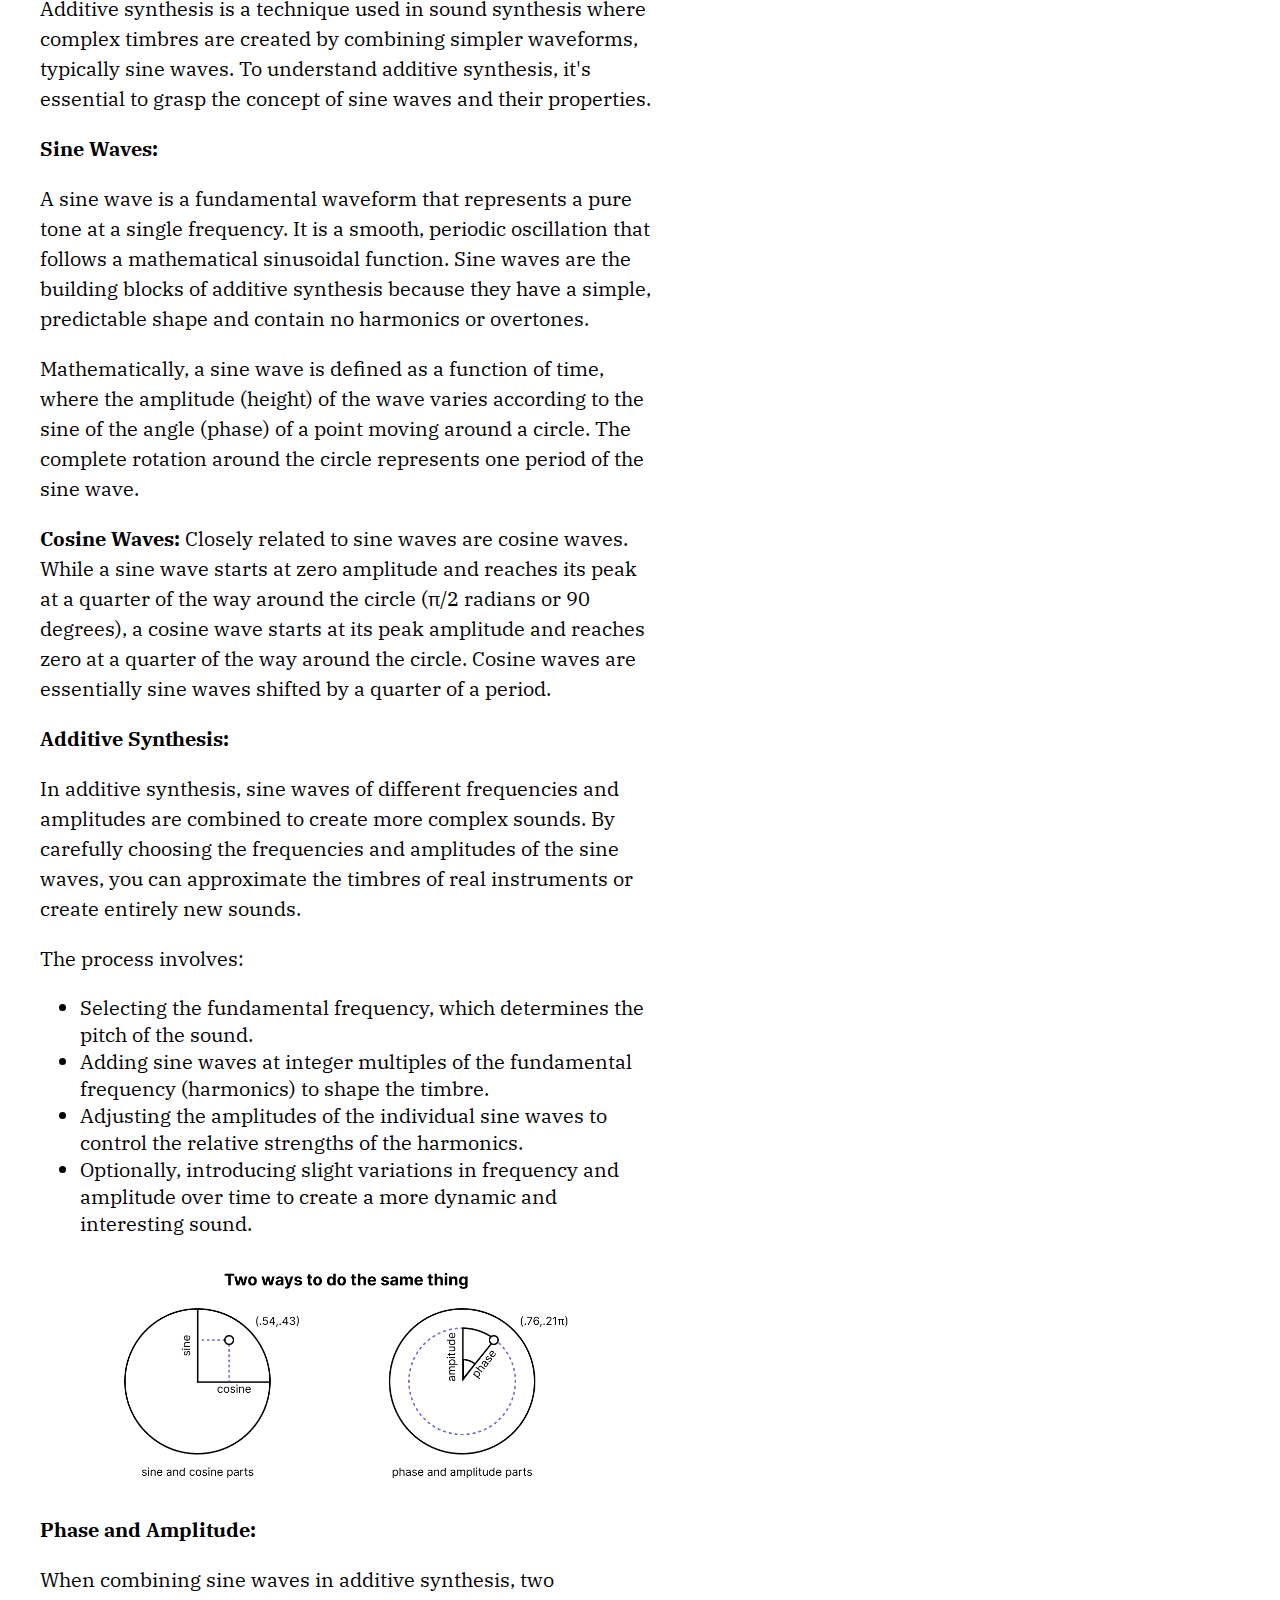
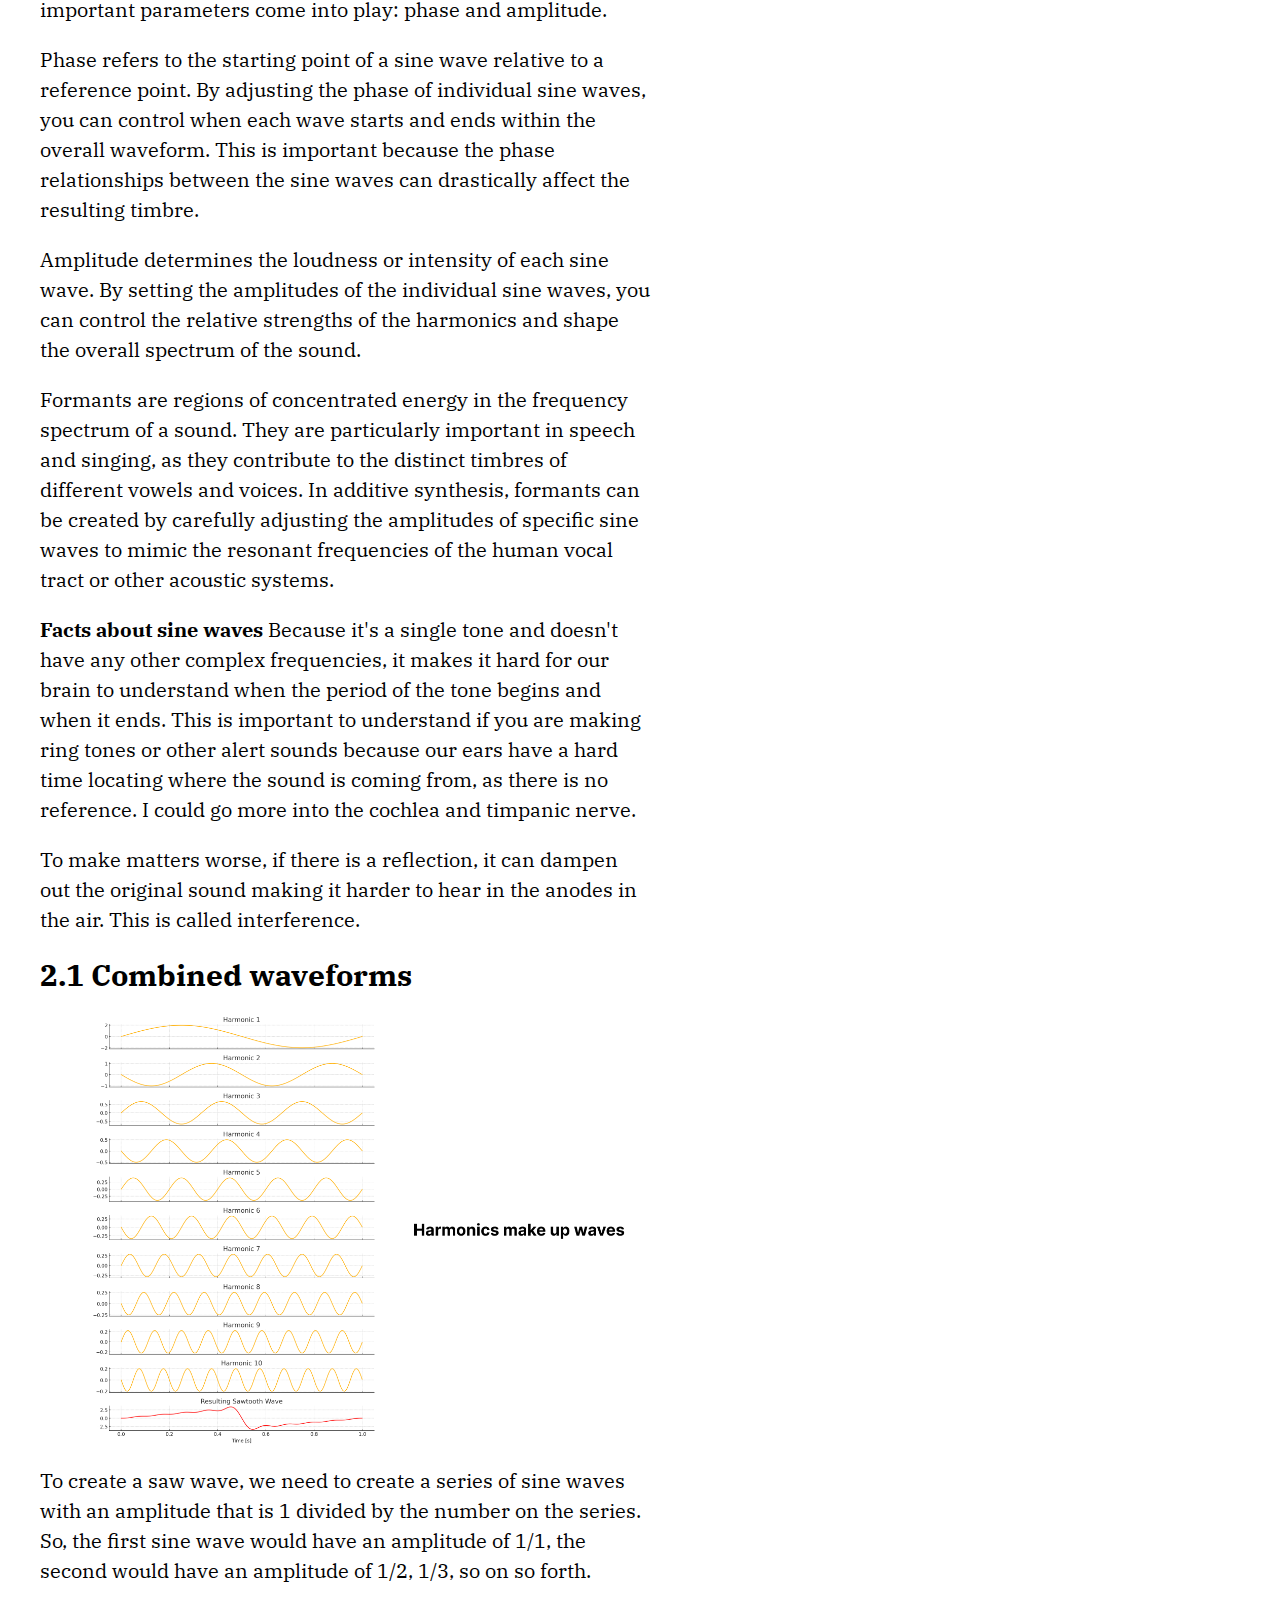
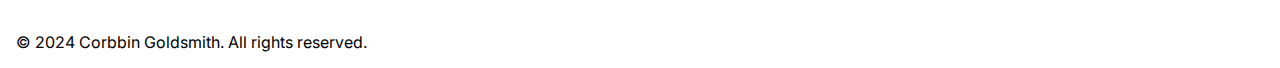
<file: 2-additive-synthesis.html>
<!DOCTYPE html>
<html lang="en">
<head>
    <meta charset="UTF-8">
    <meta name="viewport" content="width=device-width, initial-scale=1.0">
    <title>Additive Synthesis - LearnFM</title>

    <meta name="description" content="This is a test blog post to demonstrate how to use the marked library with custom plugins.">
    <meta name="author" content="Your Name">
    <meta property="article:published_time" content="June 11, 2024">

    <!-- Open Graph / Facebook -->
    <meta property="og:type" content="article">
    <meta property="og:title" content="Additive Synthesis">
    <meta property="og:description" content="This is a test blog post to demonstrate how to use the marked library with custom plugins.">
    <meta property="og:image" content="./assets/1.1fig1.jpg">
    <meta property="og:url" content="./2-additive-synthesis.html">
    <meta property="og:site_name" content="Your Site Name">

    <!-- Twitter -->
    <meta name="twitter:card" content="summary_large_image">
    <meta name="twitter:title" content="Additive Synthesis">
    <meta name="twitter:description" content="This is a test blog post to demonstrate how to use the marked library with custom plugins.">
    <meta name="twitter:image" content="./assets/1.1fig1.jpg">
    <meta name="twitter:url" content="./2-additive-synthesis.html">
    <meta name="robots" content="index, follow">

    <meta name="theme-color" content="#ffffff">

    <link rel="stylesheet" href="./css/styles.css">
    <link rel="stylesheet" href="./css/suggestedarticles.css">
    <link rel="stylesheet" href="./css/custompatterns.css">
</head>
<body>
    <header>

        <a href="/">
            <h1>Learn FM</h1>
        </a>
        <nav>
            <a href="/about/">
                <div>About</div>
                <div class="line"></div>
            </a>
            <a href="/blog/">
                <div>
                    Blog
                </div>
                <div class="line"></div>
            </a>
            <a href="/contact/">
                <div>
                    Contact
                </div>
                <div class="line"></div>
            </a>
        </nav>
    </header>
    <main>
        <article>
            <!-- Content will be inserted here -->
            <h1 id="section-2-additive-synthesis" class="custom-heading">Section 2 - Additive Synthesis</h1><p>We would refer to &quot;normal synthesis&quot; as subtractive synthesis, since you are creating a complex sound and subtracting the parts of the sound that you don&#39;t want, like carving something out of stone. Most synthesizers are subtractive synthesizers. However, you can use parts of subtractive synthesizers to create another form of synthesis called additive synthsis.</p>
<p>Additive synthesis is based on the mathematical theory created by Fourier, that a series of sine and cosine waves can be added together to create any periodic wave. This math was created in the 1800s, but it wasn&#39;t fully used or understood until the 20th century. The original idea was to use the series to make predictions about future events such as harvests, but the predictions made by this were mostly incorrect. However, the math, was very useful and it is now in literally everything we do. </p>
<p>Additive synthesis takes a series of waves, and adds them together (or even subtracts in some cases) to create complex waves.</p>
<p>In this case here, you can see how mixing square waves together can create other waves as well, which can be incredibly handy to know if you don&#39;t have the CPU power to make these waveforms and want something very mathematically simple but not 100% accurate. </p>
<p>This image shows a series of square waves represented as black and white rectangles. Each square wave is 2 times the frequency of the last one in the sequence, and its amplitude, shown as opacity, is 1/f (0.5, 0.25, 0.125, .062, ...). When mixed together, the square waves form a saw wave.</p>
<p><img src="./assets/2.1fig1.png" alt="2.1 fig 1"></p>
<p>Additive synthesis is a technique used in sound synthesis where complex timbres are created by combining simpler waveforms, typically sine waves. To understand additive synthesis, it&#39;s essential to grasp the concept of sine waves and their properties.</p>
<p><strong>Sine Waves:</strong></p>
<p>A sine wave is a fundamental waveform that represents a pure tone at a single frequency. It is a smooth, periodic oscillation that follows a mathematical sinusoidal function. Sine waves are the building blocks of additive synthesis because they have a simple, predictable shape and contain no harmonics or overtones.</p>
<p>Mathematically, a sine wave is defined as a function of time, where the amplitude (height) of the wave varies according to the sine of the angle (phase) of a point moving around a circle. The complete rotation around the circle represents one period of the sine wave.</p>
<p><strong>Cosine Waves:</strong>
Closely related to sine waves are cosine waves. While a sine wave starts at zero amplitude and reaches its peak at a quarter of the way around the circle (π/2 radians or 90 degrees), a cosine wave starts at its peak amplitude and reaches zero at a quarter of the way around the circle. Cosine waves are essentially sine waves shifted by a quarter of a period.</p>
<p><strong>Additive Synthesis:</strong></p>
<p>In additive synthesis, sine waves of different frequencies and amplitudes are combined to create more complex sounds. By carefully choosing the frequencies and amplitudes of the sine waves, you can approximate the timbres of real instruments or create entirely new sounds.</p>
<p>The process involves:</p>
<ul>
<li>Selecting the fundamental frequency, which determines the pitch of the sound.</li>
<li>Adding sine waves at integer multiples of the fundamental frequency (harmonics) to shape the timbre.</li>
<li>Adjusting the amplitudes of the individual sine waves to control the relative strengths of the harmonics.</li>
<li>Optionally, introducing slight variations in frequency and amplitude over time to create a more dynamic and interesting sound.</li>
</ul>
<p> <img src="./assets/2.1fig2.png" alt="2.1 fig 2"></p>
<p><strong>Phase and Amplitude:</strong></p>
<p>When combining sine waves in additive synthesis, two important parameters come into play: phase and amplitude.</p>
<p>Phase refers to the starting point of a sine wave relative to a reference point. By adjusting the phase of individual sine waves, you can control when each wave starts and ends within the overall waveform. This is important because the phase relationships between the sine waves can drastically affect the resulting timbre.</p>
<p>Amplitude determines the loudness or intensity of each sine wave. By setting the amplitudes of the individual sine waves, you can control the relative strengths of the harmonics and shape the overall spectrum of the sound.</p>
<p>Formants are regions of concentrated energy in the frequency spectrum of a sound. They are particularly important in speech and singing, as they contribute to the distinct timbres of different vowels and voices. In additive synthesis, formants can be created by carefully adjusting the amplitudes of specific sine waves to mimic the resonant frequencies of the human vocal tract or other acoustic systems.</p>
<p><strong>Facts about sine waves</strong>
Because it&#39;s a single tone and doesn&#39;t have any other complex frequencies, it makes it hard for our brain to understand when the period of the tone begins and when it ends. This is important to understand if you are making ring tones or other alert sounds because our ears have a hard time locating where the sound is coming from, as there is no reference. I could go more into the cochlea and timpanic nerve. </p>
<p>To make matters worse, if there is a reflection, it can dampen out the original sound making it harder to hear in the anodes in the air. This is called interference.</p>
<h2 id="2-1-combined-waveforms" class="custom-heading">2.1 Combined waveforms</h2><p><img src="./assets/2.1fig3.png" alt="2.1 fig 3"></p>
<p>To create a saw wave, we need to create a series of sine waves with an amplitude that is 1 divided by the number on the series. So, the first sine wave would have an amplitude of 1/1, the second would have an amplitude of 1/2, 1/3, so on so forth. </p>

        </article>
        <aside>
            <div id="nextWrapper">
                <h2>Next Article</h2>
                <div id="next" data-next="">
                    
                </div>
            </div>
            <h2>Other articles</h2>
            <div id="suggested">
                
                <div>
                    
                    <div class="square" style="background-image: url(./assets/1.1fig1.png);"></div>

                </div>

            </div>
        </aside>
    </main>
    <footer>
        <p>&copy; 2024 Corbbin Goldsmith. All rights reserved.</p>
    </footer>
    <script type="text/javascript" src="./js/load_articles.js"></script>
    <script type="text/javascript" src="./js/table_wrappers.js"></script>
</body>
</html>
</file>
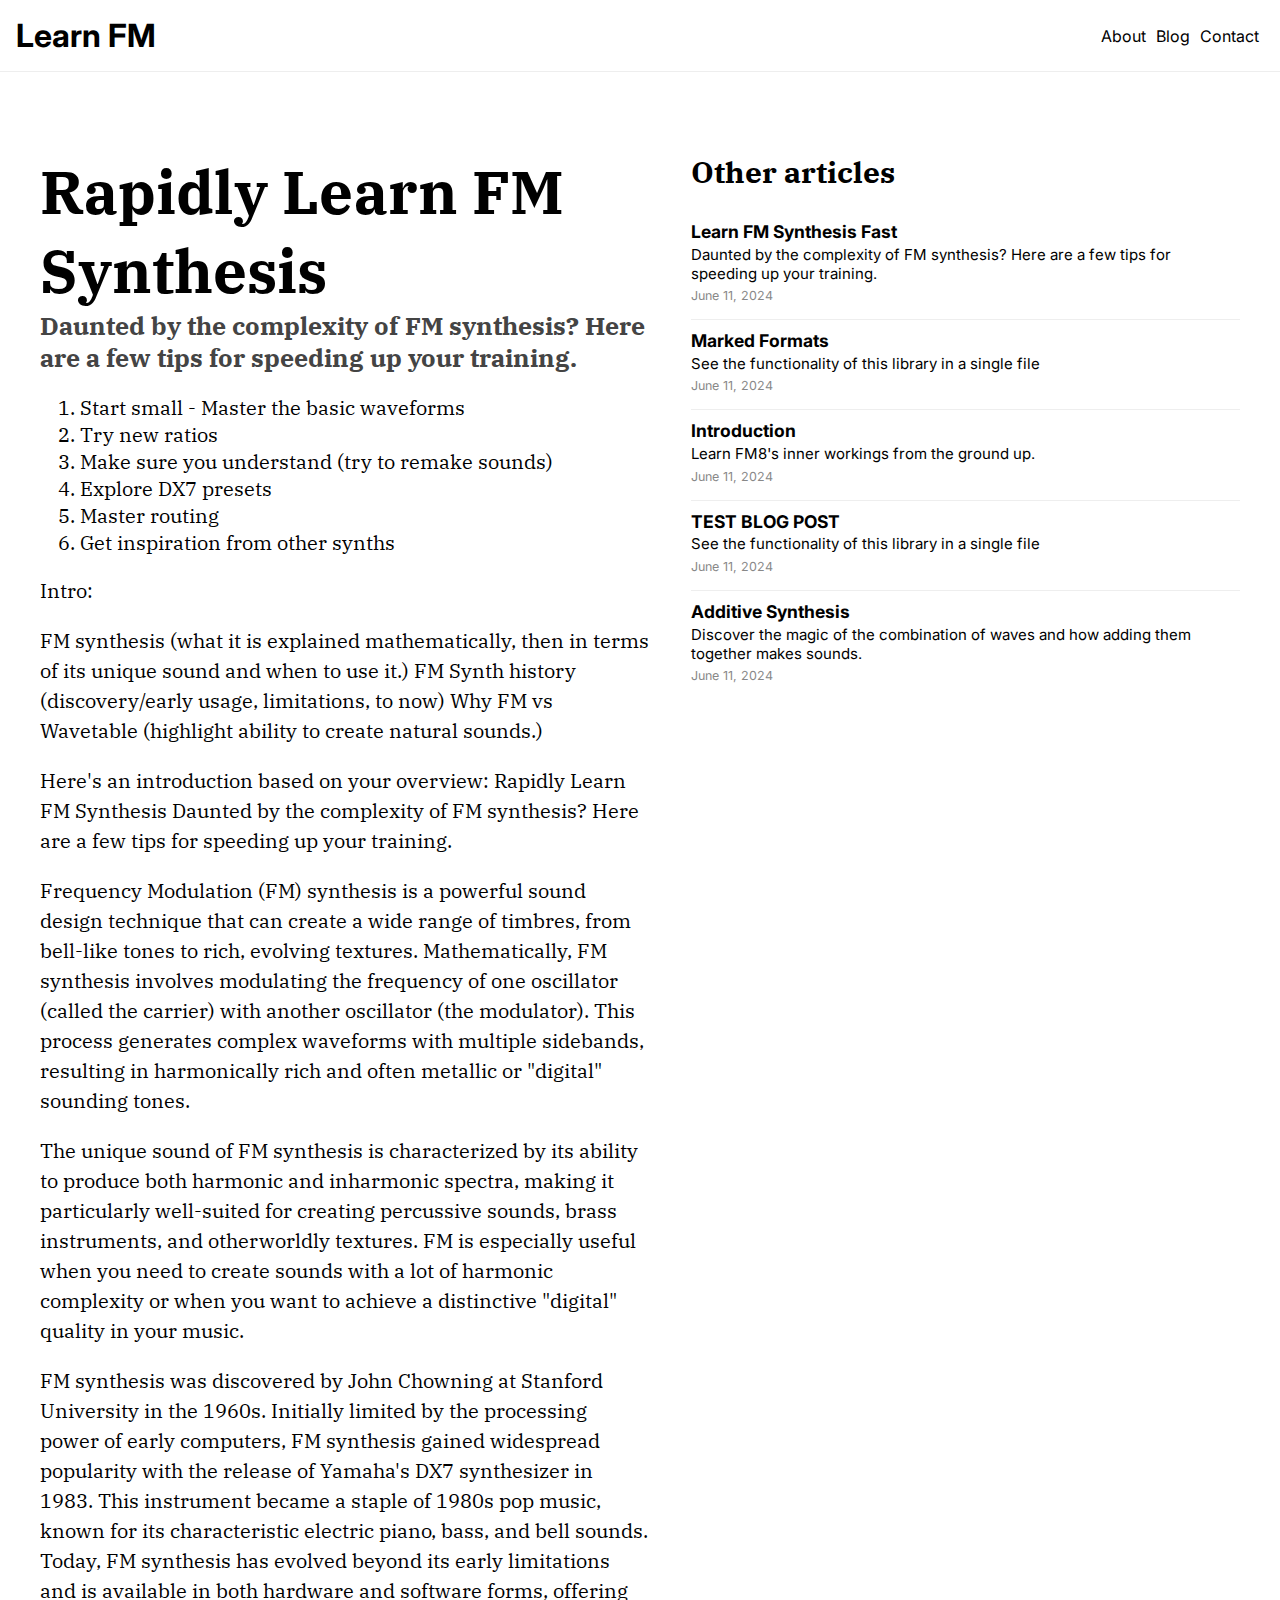
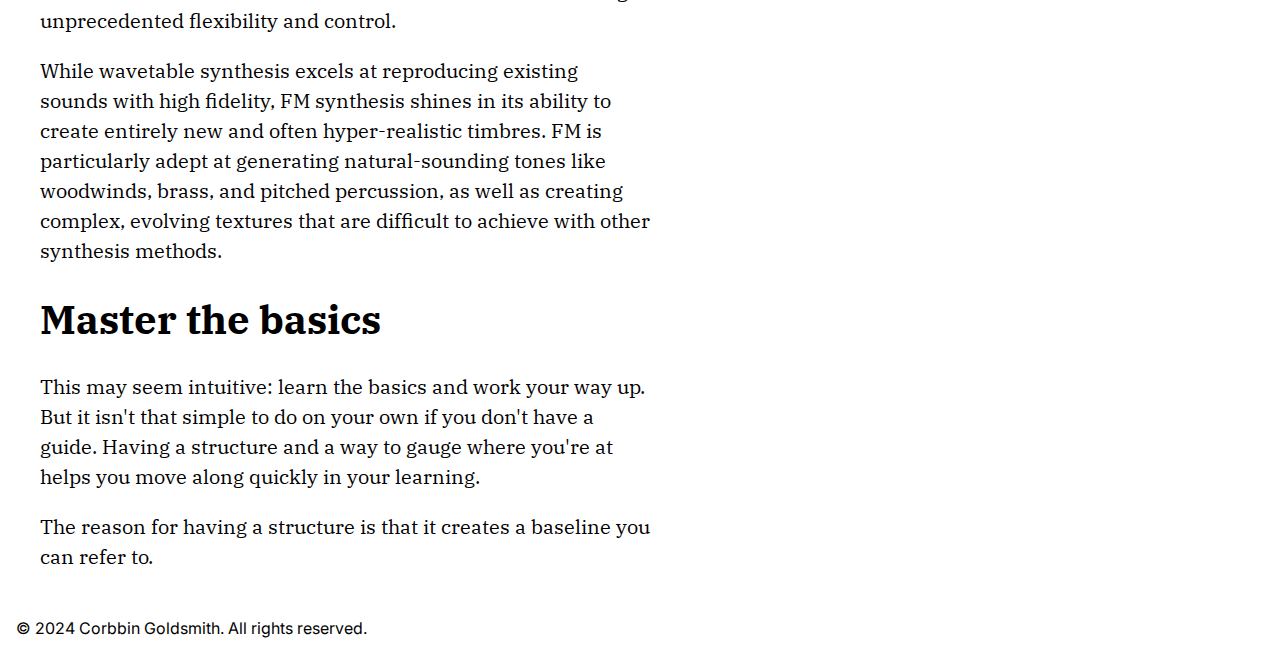
<file: discover-fm.html>
<!DOCTYPE html>
<html lang="en">
<head>
    <meta charset="UTF-8">
    <meta name="viewport" content="width=device-width, initial-scale=1.0">
    <title>Learn FM Synthesis Fast - LearnFM</title>

    <meta name="description" content="">
    <meta name="author" content="Corbbin Goldsmith">
    <meta property="article:published_time" content="June 11, 2024">

    <!-- Open Graph / Facebook -->
    <meta property="og:type" content="article">
    <meta property="og:title" content="Learn FM Synthesis Fast">
    <meta property="og:description" content="">
    <meta property="og:image" content="./assets/1.1fig1.jpg">
    <meta property="og:url" content="./2-additive-synthesis.html">
    <meta property="og:site_name" content="Your Site Name">

    <!-- Twitter -->
    <meta name="twitter:card" content="summary_large_image">
    <meta name="twitter:title" content="Learn FM Synthesis Fast">
    <meta name="twitter:description" content="">
    <meta name="twitter:image" content="./assets/1.1fig1.jpg">
    <meta name="twitter:url" content="./2-additive-synthesis.html">
    <meta name="robots" content="index, follow">

    <meta name="theme-color" content="#ffffff">

    <link rel="stylesheet" href="./css/styles.css">
    <link rel="stylesheet" href="./css/suggestedarticles.css">
    <link rel="stylesheet" href="./css/custompatterns.css">
</head>
<body>
    <header>

        <a href="/">
            <h1>Learn FM</h1>
        </a>
        <nav>
            <a href="/about/">
                <div>About</div>
                <div class="line"></div>
            </a>
            <a href="/blog/">
                <div>
                    Blog
                </div>
                <div class="line"></div>
            </a>
            <a href="/contact/">
                <div>
                    Contact
                </div>
                <div class="line"></div>
            </a>
        </nav>
    </header>
    <main>
        <article>
            <!-- Content will be inserted here -->
            <h1 id="rapidly-learn-fm-synthesis" class="custom-heading">Rapidly Learn FM Synthesis</h1><h2 id="daunted-by-the-complexity-of-fm-synthesis-here-are-a-few-tips-for-speeding-up-your-training-" class="custom-heading">Daunted by the complexity of FM synthesis? Here are a few tips for speeding up your training.</h2><ol>
<li>Start small - Master the basic waveforms</li>
<li>Try new ratios</li>
<li>Make sure you understand (try to remake sounds)</li>
<li>Explore DX7 presets</li>
<li>Master routing</li>
<li>Get inspiration from other synths</li>
</ol>
<p>Intro:</p>
<p>FM synthesis (what it is explained mathematically, then in terms of its unique sound and when to use it.)
FM Synth history (discovery/early usage, limitations, to now)
Why FM vs Wavetable (highlight ability to create natural sounds.)</p>
<p>Here&#39;s an introduction based on your overview:
Rapidly Learn FM Synthesis
Daunted by the complexity of FM synthesis? Here are a few tips for speeding up your training.</p>
<p>Frequency Modulation (FM) synthesis is a powerful sound design technique that can create a wide range of timbres, from bell-like tones to rich, evolving textures. Mathematically, FM synthesis involves modulating the frequency of one oscillator (called the carrier) with another oscillator (the modulator). This process generates complex waveforms with multiple sidebands, resulting in harmonically rich and often metallic or &quot;digital&quot; sounding tones.</p>
<p>The unique sound of FM synthesis is characterized by its ability to produce both harmonic and inharmonic spectra, making it particularly well-suited for creating percussive sounds, brass instruments, and otherworldly textures. FM is especially useful when you need to create sounds with a lot of harmonic complexity or when you want to achieve a distinctive &quot;digital&quot; quality in your music.</p>
<p>FM synthesis was discovered by John Chowning at Stanford University in the 1960s. Initially limited by the processing power of early computers, FM synthesis gained widespread popularity with the release of Yamaha&#39;s DX7 synthesizer in 1983. This instrument became a staple of 1980s pop music, known for its characteristic electric piano, bass, and bell sounds. Today, FM synthesis has evolved beyond its early limitations and is available in both hardware and software forms, offering unprecedented flexibility and control.</p>
<p>While wavetable synthesis excels at reproducing existing sounds with high fidelity, FM synthesis shines in its ability to create entirely new and often hyper-realistic timbres. FM is particularly adept at generating natural-sounding tones like woodwinds, brass, and pitched percussion, as well as creating complex, evolving textures that are difficult to achieve with other synthesis methods.</p>
<h1 id="master-the-basics" class="custom-heading">Master the basics</h1><p>This may seem intuitive: learn the basics and work your way up. But it isn&#39;t that simple to do on your own if you don&#39;t have a guide. Having a structure and a way to gauge where you&#39;re at helps you move along quickly in your learning.</p>
<p>The reason for having a structure is that it creates a baseline you can refer to. </p>

        </article>
        <aside>
            <div id="nextWrapper">
                <h2>Next Article</h2>
                <div id="next" data-next="">
                    
                </div>
            </div>
            <h2>Other articles</h2>
            <div id="suggested">
                
                <div>
                    
                    <div class="square" style="background-image: url(./assets/1.1fig1.png);"></div>

                </div>

            </div>
        </aside>
    </main>
    <footer>
        <p>&copy; 2024 Corbbin Goldsmith. All rights reserved.</p>
    </footer>
    <script type="text/javascript" src="./js/load_articles.js"></script>
    <script type="text/javascript" src="./js/table_wrappers.js"></script>
</body>
</html>
</file>
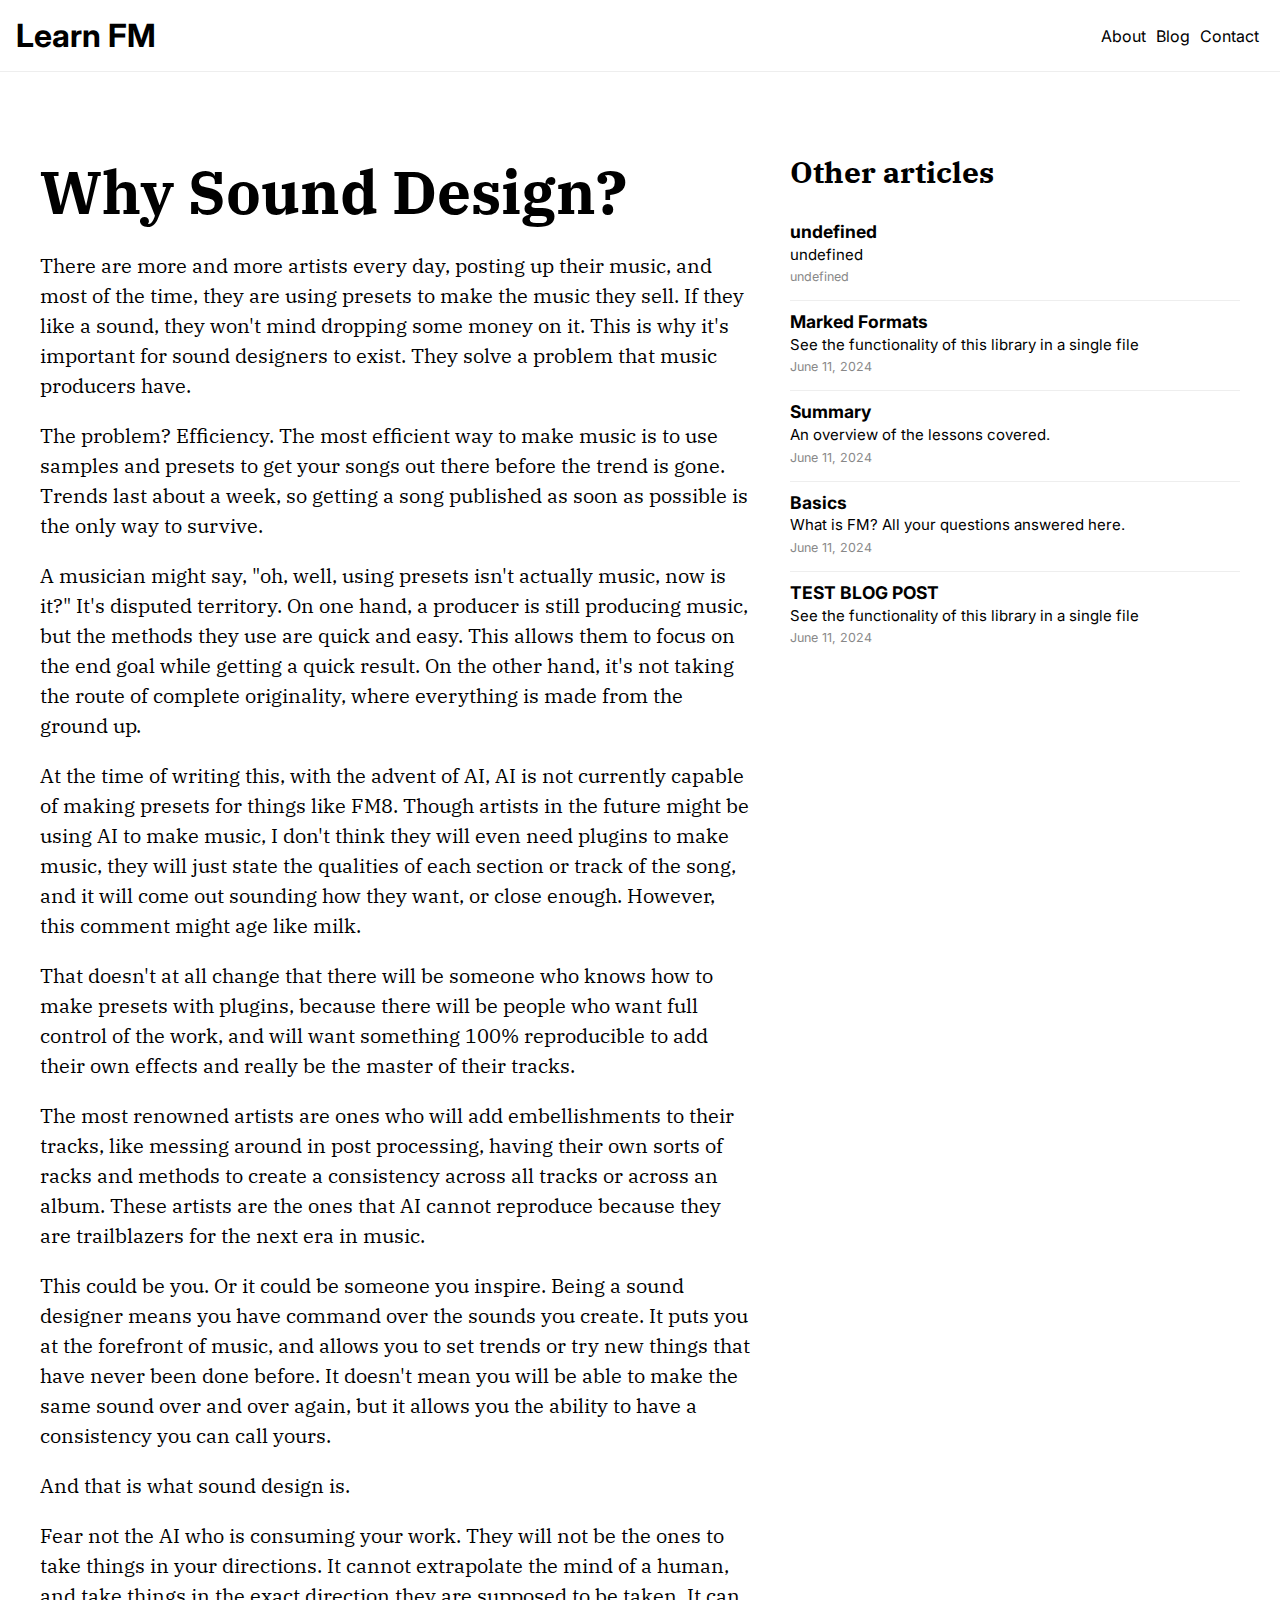
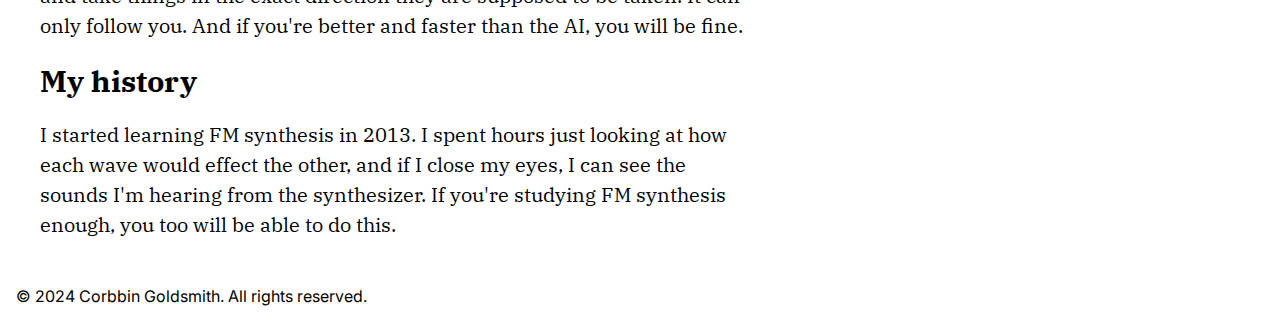
<file: learn-sound-design.html>
<!DOCTYPE html>
<html lang="en">
<head>
    <meta charset="UTF-8">
    <meta name="viewport" content="width=device-width, initial-scale=1.0">
    <title>Learn Sound Design - LearnFM</title>

    <meta name="description" content="This is how you can become a pro sound designer in 2024 using FM synthesis.">
    <meta name="author" content="Your Name">
    <meta property="article:published_time" content="June 11, 2024">

    <!-- Open Graph / Facebook -->
    <meta property="og:type" content="article">
    <meta property="og:title" content="Learn Sound Design">
    <meta property="og:description" content="This is how you can become a pro sound designer in 2024 using FM synthesis.">
    <meta property="og:image" content="./assets/1.1fig1.jpg">
    <meta property="og:url" content="./learn-sound-design.html">
    <meta property="og:site_name" content="Your Site Name">

    <!-- Twitter -->
    <meta name="twitter:card" content="summary_large_image">
    <meta name="twitter:title" content="Learn Sound Design">
    <meta name="twitter:description" content="This is how you can become a pro sound designer in 2024 using FM synthesis.">
    <meta name="twitter:image" content="./assets/1.1fig1.jpg">
    <meta name="twitter:url" content="./learn-sound-design.html">
    <meta name="robots" content="index, follow">

    <meta name="theme-color" content="#ffffff">

    <link rel="stylesheet" href="./css/styles.css">
    <link rel="stylesheet" href="./css/suggestedarticles.css">
    <link rel="stylesheet" href="./css/custompatterns.css">
</head>
<body>
    <header>

        <a href="/">
            <h1>Learn FM</h1>
        </a>
        <nav>
            <a href="/about/">
                <div>About</div>
                <div class="line"></div>
            </a>
            <a href="/blog/">
                <div>
                    Blog
                </div>
                <div class="line"></div>
            </a>
            <a href="/contact/">
                <div>
                    Contact
                </div>
                <div class="line"></div>
            </a>
        </nav>
    </header>
    <main>
        <article>
            <!-- Content will be inserted here -->
            <h1 id="why-sound-design-" class="custom-heading">Why Sound Design?</h1><p>There are more and more artists every day, posting up their music, and most of the time, they are using presets to make the music they sell. If they like a sound, they won&#39;t mind dropping some money on it. This is why it&#39;s important for sound designers to exist. They solve a problem that music producers have.</p>
<p>The problem? Efficiency. The most efficient way to make music is to use samples and presets to get your songs out there before the trend is gone. Trends last about a week, so getting a song published as soon as possible is the only way to survive. </p>
<p>A musician might say, &quot;oh, well, using presets isn&#39;t actually music, now is it?&quot; It&#39;s disputed territory. On one hand, a producer is still producing music, but the methods they use are quick and easy. This allows them to focus on the end goal while getting a quick result. On the other hand, it&#39;s not taking the route of complete originality, where everything is made from the ground up.</p>
<p>At the time of writing this, with the advent of AI, AI is not currently capable of making presets for things like FM8. Though artists in the future might be using AI to make music, I don&#39;t think they will even need plugins to make music, they will just state the qualities of each section or track of the song, and it will come out sounding how they want, or close enough. However, this comment might age like milk.</p>
<p>That doesn&#39;t at all change that there will be someone who knows how to make presets with plugins, because there will be people who want full control of the work, and will want something 100% reproducible to add their own effects and really be the master of their tracks.</p>
<p>The most renowned artists are ones who will add embellishments to their tracks, like messing around in post processing, having their own sorts of racks and methods to create a consistency across all tracks or across an album. These artists are the ones that AI cannot reproduce because they are trailblazers for the next era in music. </p>
<p>This could be you. Or it could be someone you inspire. Being a sound designer means you have command over the sounds you create. It puts you at the forefront of music, and allows you to set trends or try new things that have never been done before. It doesn&#39;t mean you will be able to make the same sound over and over again, but it allows you the ability to have a consistency you can call yours. </p>
<p>And that is what sound design is.</p>
<p>Fear not the AI who is consuming your work. They will not be the ones to take things in your directions. It cannot extrapolate the mind of a human, and take things in the exact direction they are supposed to be taken. It can only follow you. And if you&#39;re better and faster than the AI, you will be fine.</p>
<h2 id="my-history" class="custom-heading">My history</h2><p>I started learning FM synthesis in 2013. I spent hours just looking at how each wave would effect the other, and if I close my eyes, I can see the sounds I&#39;m hearing from the synthesizer. If you&#39;re studying FM synthesis enough, you too will be able to do this. </p>

        </article>
        <aside>
            <div id="nextWrapper">
                <h2>Next Article</h2>
                <div id="next" data-next="">
                    
                </div>
            </div>
            <h2>Other articles</h2>
            <div id="suggested">
                
                <div>
                    
                    <div class="square" style="background-image: url(./assets/1.1fig1.png);"></div>

                </div>

            </div>
        </aside>
    </main>
    <footer>
        <p>&copy; 2024 Corbbin Goldsmith. All rights reserved.</p>
    </footer>
    <script type="text/javascript" src="./js/load_articles.js"></script>
    <script type="text/javascript" src="./js/table_wrappers.js"></script>
</body>
</html>
</file>
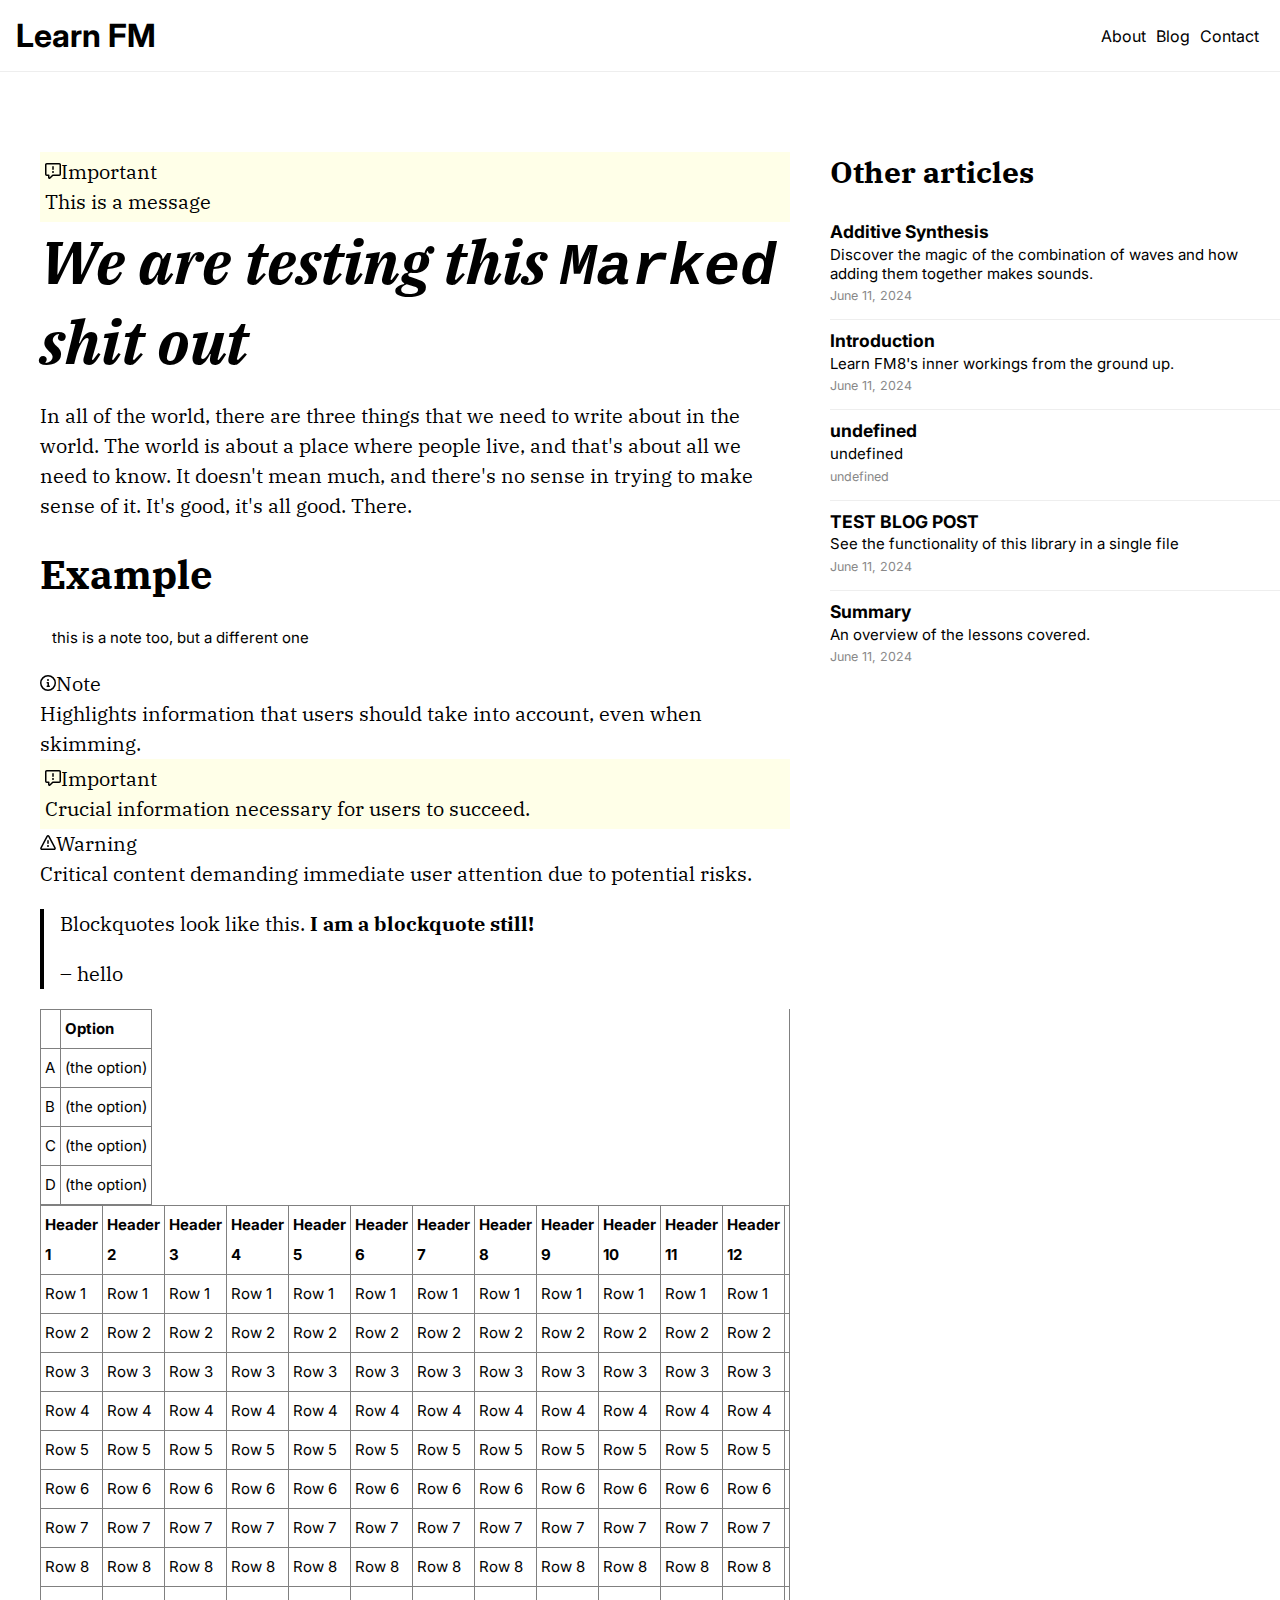
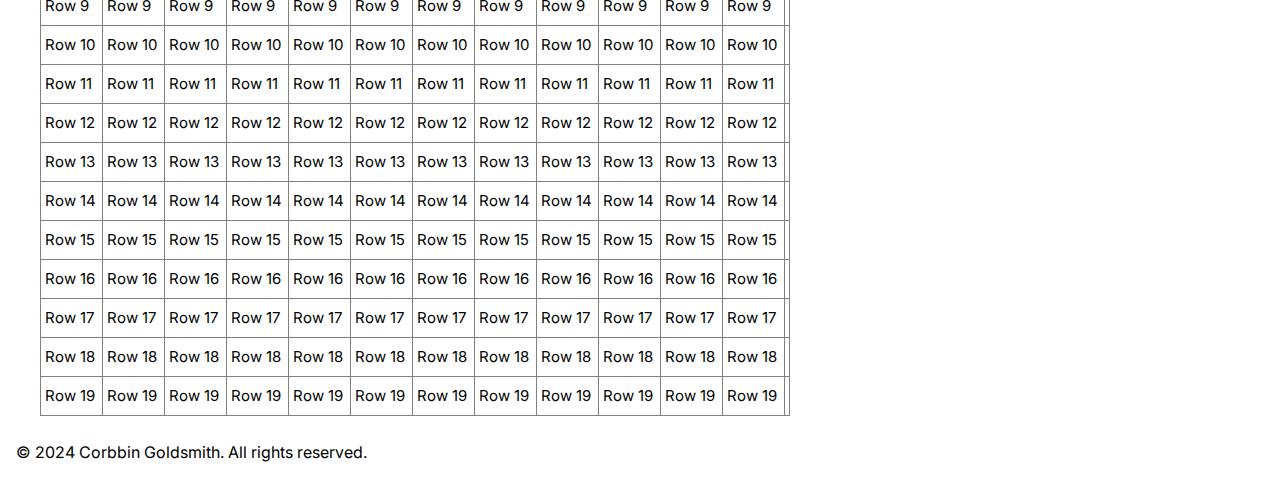
<file: marked-formats.html>
<!DOCTYPE html>
<html lang="en">
<head>
    <meta charset="UTF-8">
    <meta name="viewport" content="width=device-width, initial-scale=1.0">
    <title>Marked Formats - LearnFM</title>

    <meta name="description" content="This is a test blog post to demonstrate how to use the marked library with custom plugins.">
    <meta name="author" content="Your Name">
    <meta property="article:published_time" content="June 11, 2024">

    <!-- Open Graph / Facebook -->
    <meta property="og:type" content="article">
    <meta property="og:title" content="Marked Formats">
    <meta property="og:description" content="This is a test blog post to demonstrate how to use the marked library with custom plugins.">
    <meta property="og:image" content="./assets/1.1fig1.png">
    <meta property="og:url" content="./marked-formats.html">
    <meta property="og:site_name" content="Your Site Name">

    <!-- Twitter -->
    <meta name="twitter:card" content="summary_large_image">
    <meta name="twitter:title" content="Marked Formats">
    <meta name="twitter:description" content="This is a test blog post to demonstrate how to use the marked library with custom plugins.">
    <meta name="twitter:image" content="./assets/1.1fig1.png">
    <meta name="twitter:url" content="./marked-formats.html">
    <meta name="robots" content="index, follow">

    <meta name="theme-color" content="#ffffff">

    <link rel="stylesheet" href="./css/styles.css">
    <link rel="stylesheet" href="./css/suggestedarticles.css">
    <link rel="stylesheet" href="./css/custompatterns.css">
</head>
<body>
    <header>

        <a href="/">
            <h1>Learn FM</h1>
        </a>
        <nav>
            <a href="/about/">
                <div>About</div>
                <div class="line"></div>
            </a>
            <a href="/blog/">
                <div>
                    Blog
                </div>
                <div class="line"></div>
            </a>
            <a href="/contact/">
                <div>
                    Contact
                </div>
                <div class="line"></div>
            </a>
        </nav>
    </header>
    <main>
        <article>
            <!-- Content will be inserted here -->
            <div class="markdown-alert markdown-alert-important">
<p><span class="color-fg-done text-semibold d-inline-flex flex-items-center mb-1"><svg class="octicon octicon-report mr-2" viewBox="0 0 16 16" version="1.1" width="16" height="16" aria-hidden="true"><path d="M0 1.75C0 .784.784 0 1.75 0h12.5C15.216 0 16 .784 16 1.75v9.5A1.75 1.75 0 0 1 14.25 13H8.06l-2.573 2.573A1.458 1.458 0 0 1 3 14.543V13H1.75A1.75 1.75 0 0 1 0 11.25Zm1.75-.25a.25.25 0 0 0-.25.25v9.5c0 .138.112.25.25.25h2a.75.75 0 0 1 .75.75v2.19l2.72-2.72a.749.749 0 0 1 .53-.22h6.5a.25.25 0 0 0 .25-.25v-9.5a.25.25 0 0 0-.25-.25Zm7 2.25v2.5a.75.75 0 0 1-1.5 0v-2.5a.75.75 0 0 1 1.5 0ZM9 9a1 1 0 1 1-2 0 1 1 0 0 1 2 0Z"></path></svg>Important</span><br />This is a message</p>
</div>
<h1 id="-em-we-are-testing-this-code-marked-code-shit-out-em-" class="custom-heading"><em>We are testing this <code>Marked</code> shit out</em></h1><p>In all of the world, there are three things that we need to write about in the world. The world is about a place where people live, and that&#39;s about all we need to know. It doesn&#39;t mean much, and there&#39;s no sense in trying to make sense of it. It&#39;s good, it&#39;s all good. There.</p>
<h1 id="example" class="custom-heading">Example</h1><p><div class="note"> this is a note too, but a different one</div></p>
<div class="markdown-alert markdown-alert-note">
<p><span class="color-fg-accent text-semibold d-inline-flex flex-items-center mb-1"><svg class="octicon octicon-info mr-2" viewBox="0 0 16 16" version="1.1" width="16" height="16" aria-hidden="true"><path d="M0 8a8 8 0 1 1 16 0A8 8 0 0 1 0 8Zm8-6.5a6.5 6.5 0 1 0 0 13 6.5 6.5 0 0 0 0-13ZM6.5 7.75A.75.75 0 0 1 7.25 7h1a.75.75 0 0 1 .75.75v2.75h.25a.75.75 0 0 1 0 1.5h-2a.75.75 0 0 1 0-1.5h.25v-2h-.25a.75.75 0 0 1-.75-.75ZM8 6a1 1 0 1 1 0-2 1 1 0 0 1 0 2Z"></path></svg>Note</span><br />Highlights information that users should take into account, even when skimming.</p>
</div>
<div class="markdown-alert markdown-alert-important">
<p><span class="color-fg-done text-semibold d-inline-flex flex-items-center mb-1"><svg class="octicon octicon-report mr-2" viewBox="0 0 16 16" version="1.1" width="16" height="16" aria-hidden="true"><path d="M0 1.75C0 .784.784 0 1.75 0h12.5C15.216 0 16 .784 16 1.75v9.5A1.75 1.75 0 0 1 14.25 13H8.06l-2.573 2.573A1.458 1.458 0 0 1 3 14.543V13H1.75A1.75 1.75 0 0 1 0 11.25Zm1.75-.25a.25.25 0 0 0-.25.25v9.5c0 .138.112.25.25.25h2a.75.75 0 0 1 .75.75v2.19l2.72-2.72a.749.749 0 0 1 .53-.22h6.5a.25.25 0 0 0 .25-.25v-9.5a.25.25 0 0 0-.25-.25Zm7 2.25v2.5a.75.75 0 0 1-1.5 0v-2.5a.75.75 0 0 1 1.5 0ZM9 9a1 1 0 1 1-2 0 1 1 0 0 1 2 0Z"></path></svg>Important</span><br />Crucial information necessary for users to succeed.</p>
</div>
<div class="markdown-alert markdown-alert-warning">
<p><span class="color-fg-attention text-semibold d-inline-flex flex-items-center mb-1"><svg class="octicon octicon-alert mr-2" viewBox="0 0 16 16" version="1.1" width="16" height="16" aria-hidden="true"><path d="M6.457 1.047c.659-1.234 2.427-1.234 3.086 0l6.082 11.378A1.75 1.75 0 0 1 14.082 15H1.918a1.75 1.75 0 0 1-1.543-2.575Zm1.763.707a.25.25 0 0 0-.44 0L1.698 13.132a.25.25 0 0 0 .22.368h12.164a.25.25 0 0 0 .22-.368Zm.53 3.996v2.5a.75.75 0 0 1-1.5 0v-2.5a.75.75 0 0 1 1.5 0ZM9 11a1 1 0 1 1-2 0 1 1 0 0 1 2 0Z"></path></svg>Warning</span><br />Critical content demanding immediate user attention due to potential risks.</p>
</div>
<blockquote>
<p>Blockquotes look like this.
<strong>I am a blockquote still!</strong></p>
<p>– hello</p>
</blockquote>
<table>
<thead>
<tr>
<th align="center"></th>
<th align="left">Option</th>
</tr>
</thead>
<tbody><tr>
<td align="center">A</td>
<td align="left">(the option)</td>
</tr>
<tr>
<td align="center">B</td>
<td align="left">(the option)</td>
</tr>
<tr>
<td align="center">C</td>
<td align="left">(the option)</td>
</tr>
<tr>
<td align="center">D</td>
<td align="left">(the option)</td>
</tr>
</tbody></table>
<table>
<thead>
<tr>
<th>Header 1</th>
<th>Header 2</th>
<th>Header 3</th>
<th>Header 4</th>
<th>Header 5</th>
<th>Header 6</th>
<th>Header 7</th>
<th>Header 8</th>
<th>Header 9</th>
<th>Header 10</th>
<th>Header 11</th>
<th>Header 12</th>
<th>Header 13</th>
<th>Header 14</th>
<th>Header 15</th>
<th>Header 16</th>
<th>Header 17</th>
<th>Header 18</th>
<th>Header 19</th>
<th>Header 20</th>
</tr>
</thead>
<tbody><tr>
<td>Row 1</td>
<td>Row 1</td>
<td>Row 1</td>
<td>Row 1</td>
<td>Row 1</td>
<td>Row 1</td>
<td>Row 1</td>
<td>Row 1</td>
<td>Row 1</td>
<td>Row 1</td>
<td>Row 1</td>
<td>Row 1</td>
<td>Row 1</td>
<td>Row 1</td>
<td>Row 1</td>
<td>Row 1</td>
<td>Row 1</td>
<td>Row 1</td>
<td>Row 1</td>
<td>Row 1</td>
</tr>
<tr>
<td>Row 2</td>
<td>Row 2</td>
<td>Row 2</td>
<td>Row 2</td>
<td>Row 2</td>
<td>Row 2</td>
<td>Row 2</td>
<td>Row 2</td>
<td>Row 2</td>
<td>Row 2</td>
<td>Row 2</td>
<td>Row 2</td>
<td>Row 2</td>
<td>Row 2</td>
<td>Row 2</td>
<td>Row 2</td>
<td>Row 2</td>
<td>Row 2</td>
<td>Row 2</td>
<td>Row 2</td>
</tr>
<tr>
<td>Row 3</td>
<td>Row 3</td>
<td>Row 3</td>
<td>Row 3</td>
<td>Row 3</td>
<td>Row 3</td>
<td>Row 3</td>
<td>Row 3</td>
<td>Row 3</td>
<td>Row 3</td>
<td>Row 3</td>
<td>Row 3</td>
<td>Row 3</td>
<td>Row 3</td>
<td>Row 3</td>
<td>Row 3</td>
<td>Row 3</td>
<td>Row 3</td>
<td>Row 3</td>
<td>Row 3</td>
</tr>
<tr>
<td>Row 4</td>
<td>Row 4</td>
<td>Row 4</td>
<td>Row 4</td>
<td>Row 4</td>
<td>Row 4</td>
<td>Row 4</td>
<td>Row 4</td>
<td>Row 4</td>
<td>Row 4</td>
<td>Row 4</td>
<td>Row 4</td>
<td>Row 4</td>
<td>Row 4</td>
<td>Row 4</td>
<td>Row 4</td>
<td>Row 4</td>
<td>Row 4</td>
<td>Row 4</td>
<td>Row 4</td>
</tr>
<tr>
<td>Row 5</td>
<td>Row 5</td>
<td>Row 5</td>
<td>Row 5</td>
<td>Row 5</td>
<td>Row 5</td>
<td>Row 5</td>
<td>Row 5</td>
<td>Row 5</td>
<td>Row 5</td>
<td>Row 5</td>
<td>Row 5</td>
<td>Row 5</td>
<td>Row 5</td>
<td>Row 5</td>
<td>Row 5</td>
<td>Row 5</td>
<td>Row 5</td>
<td>Row 5</td>
<td>Row 5</td>
</tr>
<tr>
<td>Row 6</td>
<td>Row 6</td>
<td>Row 6</td>
<td>Row 6</td>
<td>Row 6</td>
<td>Row 6</td>
<td>Row 6</td>
<td>Row 6</td>
<td>Row 6</td>
<td>Row 6</td>
<td>Row 6</td>
<td>Row 6</td>
<td>Row 6</td>
<td>Row 6</td>
<td>Row 6</td>
<td>Row 6</td>
<td>Row 6</td>
<td>Row 6</td>
<td>Row 6</td>
<td>Row 6</td>
</tr>
<tr>
<td>Row 7</td>
<td>Row 7</td>
<td>Row 7</td>
<td>Row 7</td>
<td>Row 7</td>
<td>Row 7</td>
<td>Row 7</td>
<td>Row 7</td>
<td>Row 7</td>
<td>Row 7</td>
<td>Row 7</td>
<td>Row 7</td>
<td>Row 7</td>
<td>Row 7</td>
<td>Row 7</td>
<td>Row 7</td>
<td>Row 7</td>
<td>Row 7</td>
<td>Row 7</td>
<td>Row 7</td>
</tr>
<tr>
<td>Row 8</td>
<td>Row 8</td>
<td>Row 8</td>
<td>Row 8</td>
<td>Row 8</td>
<td>Row 8</td>
<td>Row 8</td>
<td>Row 8</td>
<td>Row 8</td>
<td>Row 8</td>
<td>Row 8</td>
<td>Row 8</td>
<td>Row 8</td>
<td>Row 8</td>
<td>Row 8</td>
<td>Row 8</td>
<td>Row 8</td>
<td>Row 8</td>
<td>Row 8</td>
<td>Row 8</td>
</tr>
<tr>
<td>Row 9</td>
<td>Row 9</td>
<td>Row 9</td>
<td>Row 9</td>
<td>Row 9</td>
<td>Row 9</td>
<td>Row 9</td>
<td>Row 9</td>
<td>Row 9</td>
<td>Row 9</td>
<td>Row 9</td>
<td>Row 9</td>
<td>Row 9</td>
<td>Row 9</td>
<td>Row 9</td>
<td>Row 9</td>
<td>Row 9</td>
<td>Row 9</td>
<td>Row 9</td>
<td>Row 9</td>
</tr>
<tr>
<td>Row 10</td>
<td>Row 10</td>
<td>Row 10</td>
<td>Row 10</td>
<td>Row 10</td>
<td>Row 10</td>
<td>Row 10</td>
<td>Row 10</td>
<td>Row 10</td>
<td>Row 10</td>
<td>Row 10</td>
<td>Row 10</td>
<td>Row 10</td>
<td>Row 10</td>
<td>Row 10</td>
<td>Row 10</td>
<td>Row 10</td>
<td>Row 10</td>
<td>Row 10</td>
<td>Row 10</td>
</tr>
<tr>
<td>Row 11</td>
<td>Row 11</td>
<td>Row 11</td>
<td>Row 11</td>
<td>Row 11</td>
<td>Row 11</td>
<td>Row 11</td>
<td>Row 11</td>
<td>Row 11</td>
<td>Row 11</td>
<td>Row 11</td>
<td>Row 11</td>
<td>Row 11</td>
<td>Row 11</td>
<td>Row 11</td>
<td>Row 11</td>
<td>Row 11</td>
<td>Row 11</td>
<td>Row 11</td>
<td>Row 11</td>
</tr>
<tr>
<td>Row 12</td>
<td>Row 12</td>
<td>Row 12</td>
<td>Row 12</td>
<td>Row 12</td>
<td>Row 12</td>
<td>Row 12</td>
<td>Row 12</td>
<td>Row 12</td>
<td>Row 12</td>
<td>Row 12</td>
<td>Row 12</td>
<td>Row 12</td>
<td>Row 12</td>
<td>Row 12</td>
<td>Row 12</td>
<td>Row 12</td>
<td>Row 12</td>
<td>Row 12</td>
<td>Row 12</td>
</tr>
<tr>
<td>Row 13</td>
<td>Row 13</td>
<td>Row 13</td>
<td>Row 13</td>
<td>Row 13</td>
<td>Row 13</td>
<td>Row 13</td>
<td>Row 13</td>
<td>Row 13</td>
<td>Row 13</td>
<td>Row 13</td>
<td>Row 13</td>
<td>Row 13</td>
<td>Row 13</td>
<td>Row 13</td>
<td>Row 13</td>
<td>Row 13</td>
<td>Row 13</td>
<td>Row 13</td>
<td>Row 13</td>
</tr>
<tr>
<td>Row 14</td>
<td>Row 14</td>
<td>Row 14</td>
<td>Row 14</td>
<td>Row 14</td>
<td>Row 14</td>
<td>Row 14</td>
<td>Row 14</td>
<td>Row 14</td>
<td>Row 14</td>
<td>Row 14</td>
<td>Row 14</td>
<td>Row 14</td>
<td>Row 14</td>
<td>Row 14</td>
<td>Row 14</td>
<td>Row 14</td>
<td>Row 14</td>
<td>Row 14</td>
<td>Row 14</td>
</tr>
<tr>
<td>Row 15</td>
<td>Row 15</td>
<td>Row 15</td>
<td>Row 15</td>
<td>Row 15</td>
<td>Row 15</td>
<td>Row 15</td>
<td>Row 15</td>
<td>Row 15</td>
<td>Row 15</td>
<td>Row 15</td>
<td>Row 15</td>
<td>Row 15</td>
<td>Row 15</td>
<td>Row 15</td>
<td>Row 15</td>
<td>Row 15</td>
<td>Row 15</td>
<td>Row 15</td>
<td>Row 15</td>
</tr>
<tr>
<td>Row 16</td>
<td>Row 16</td>
<td>Row 16</td>
<td>Row 16</td>
<td>Row 16</td>
<td>Row 16</td>
<td>Row 16</td>
<td>Row 16</td>
<td>Row 16</td>
<td>Row 16</td>
<td>Row 16</td>
<td>Row 16</td>
<td>Row 16</td>
<td>Row 16</td>
<td>Row 16</td>
<td>Row 16</td>
<td>Row 16</td>
<td>Row 16</td>
<td>Row 16</td>
<td>Row 16</td>
</tr>
<tr>
<td>Row 17</td>
<td>Row 17</td>
<td>Row 17</td>
<td>Row 17</td>
<td>Row 17</td>
<td>Row 17</td>
<td>Row 17</td>
<td>Row 17</td>
<td>Row 17</td>
<td>Row 17</td>
<td>Row 17</td>
<td>Row 17</td>
<td>Row 17</td>
<td>Row 17</td>
<td>Row 17</td>
<td>Row 17</td>
<td>Row 17</td>
<td>Row 17</td>
<td>Row 17</td>
<td>Row 17</td>
</tr>
<tr>
<td>Row 18</td>
<td>Row 18</td>
<td>Row 18</td>
<td>Row 18</td>
<td>Row 18</td>
<td>Row 18</td>
<td>Row 18</td>
<td>Row 18</td>
<td>Row 18</td>
<td>Row 18</td>
<td>Row 18</td>
<td>Row 18</td>
<td>Row 18</td>
<td>Row 18</td>
<td>Row 18</td>
<td>Row 18</td>
<td>Row 18</td>
<td>Row 18</td>
<td>Row 18</td>
<td>Row 18</td>
</tr>
<tr>
<td>Row 19</td>
<td>Row 19</td>
<td>Row 19</td>
<td>Row 19</td>
<td>Row 19</td>
<td>Row 19</td>
<td>Row 19</td>
<td>Row 19</td>
<td>Row 19</td>
<td>Row 19</td>
<td>Row 19</td>
<td>Row 19</td>
<td>Row 19</td>
<td>Row 19</td>
<td>Row 19</td>
<td>Row 19</td>
<td></td>
<td></td>
<td></td>
<td></td>
</tr>
</tbody></table>

        </article>
        <aside>
            <div id="nextWrapper">
                <h2>Next Article</h2>
                <div id="next" data-next="">
                    
                </div>
            </div>
            <h2>Other articles</h2>
            <div id="suggested">
                
                <div>
                    
                    <div class="square" style="background-image: url(./assets/1.1fig1.png);"></div>

                </div>

            </div>
        </aside>
    </main>
    <footer>
        <p>&copy; 2024 Corbbin Goldsmith. All rights reserved.</p>
    </footer>
    <script type="text/javascript" src="./js/load_articles.js"></script>
    <script type="text/javascript" src="./js/table_wrappers.js"></script>
</body>
</html>
</file>
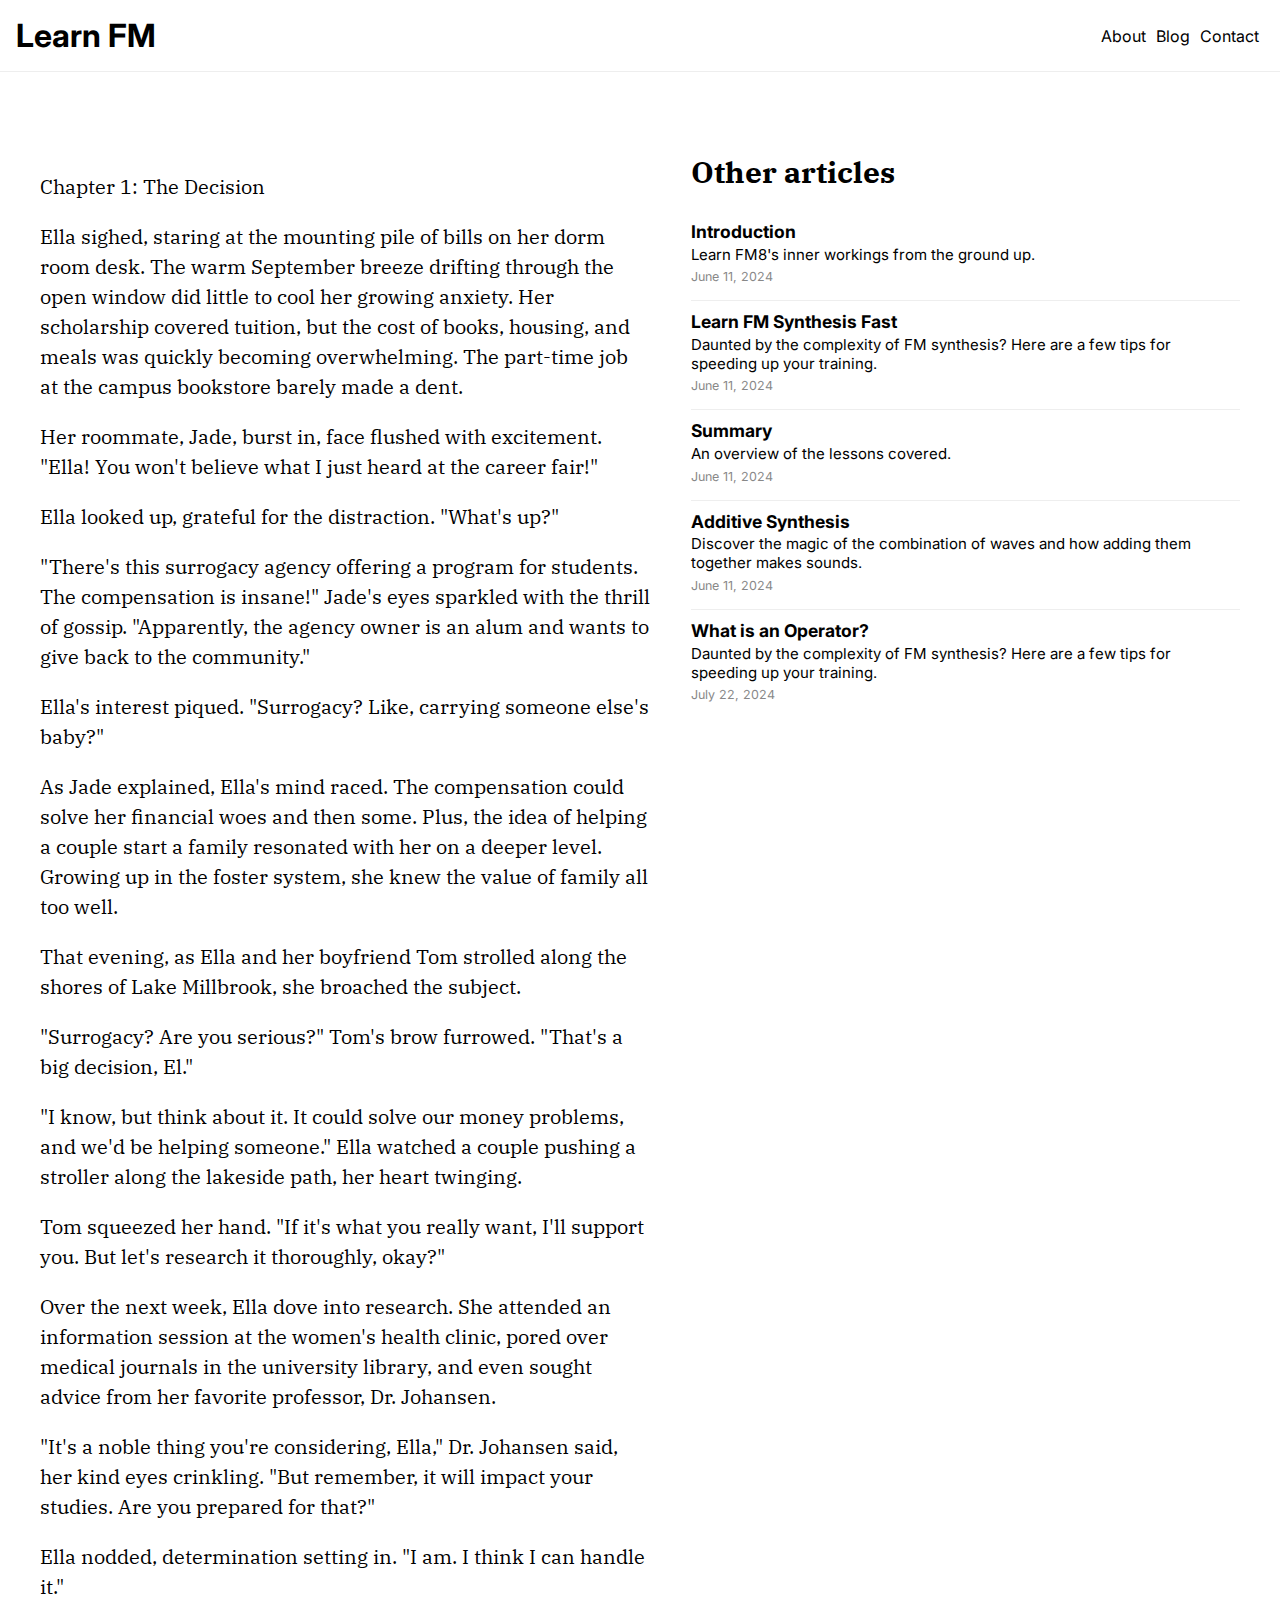
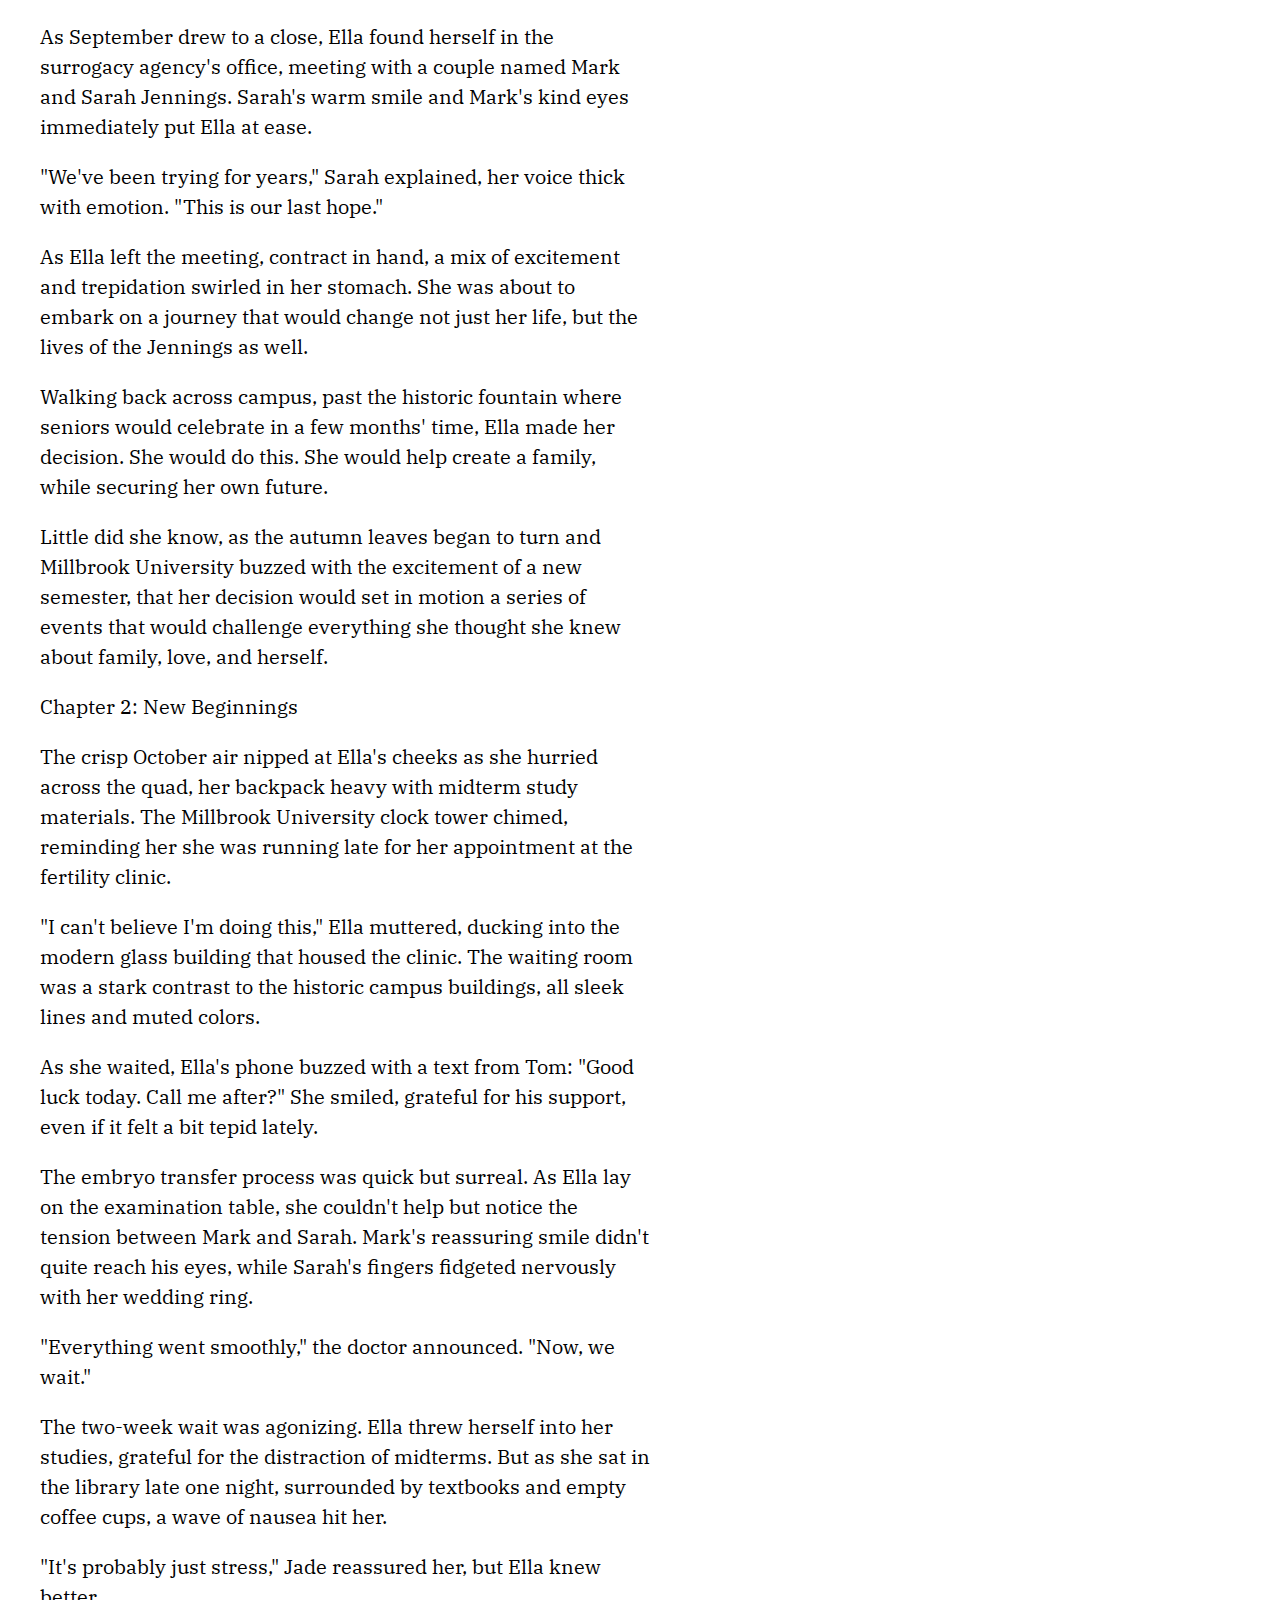
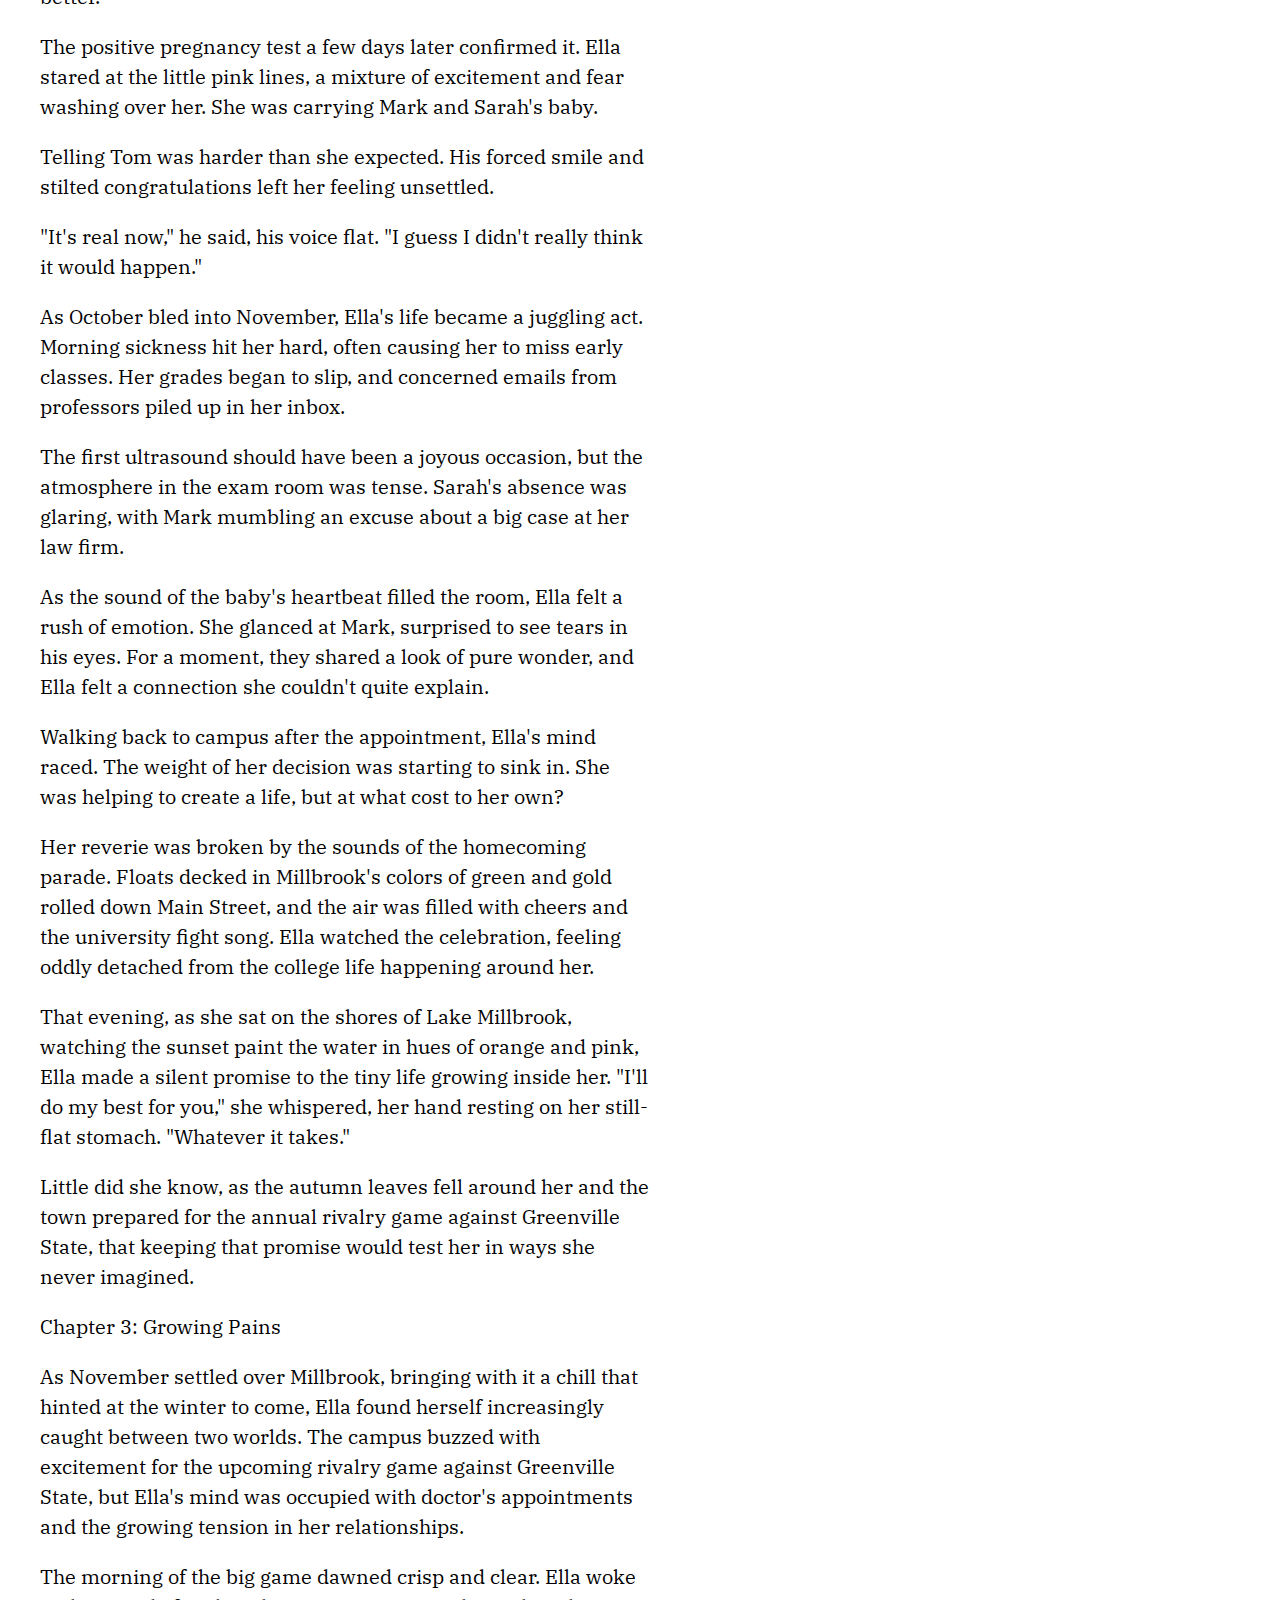
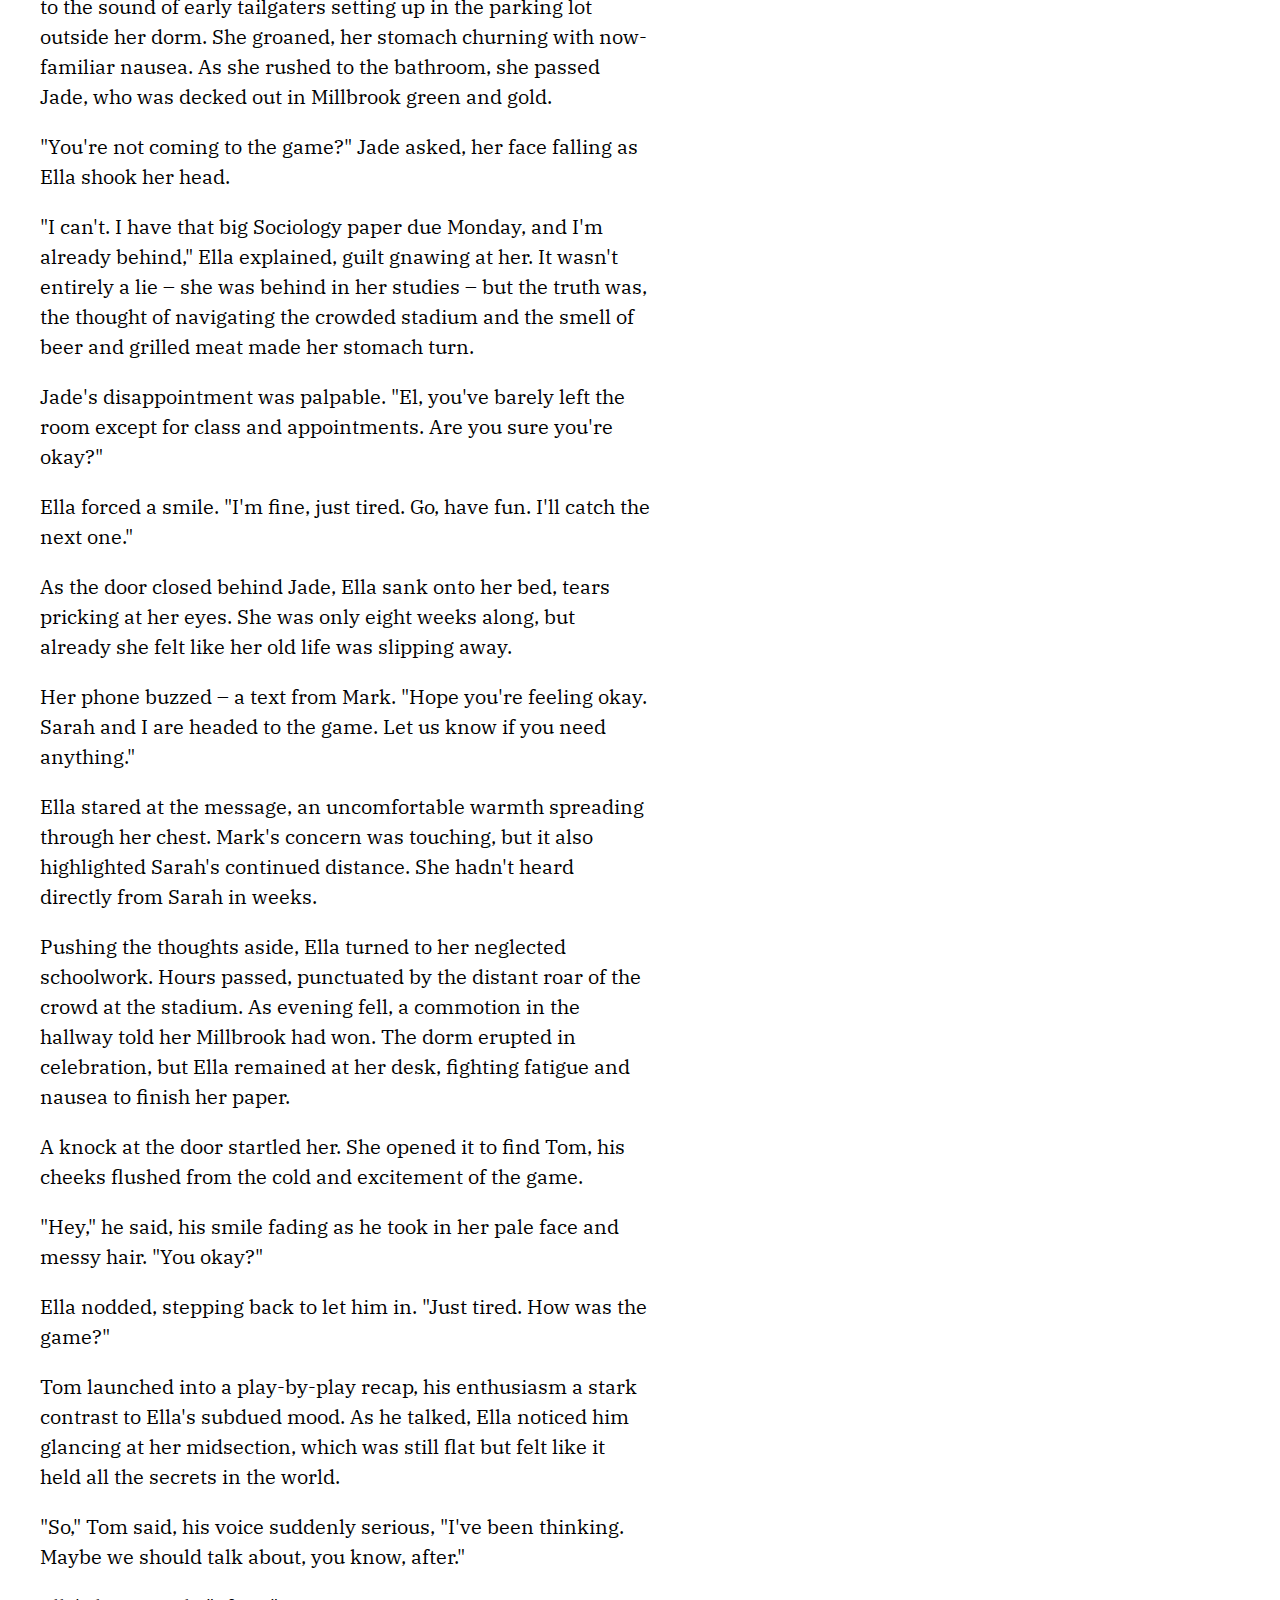
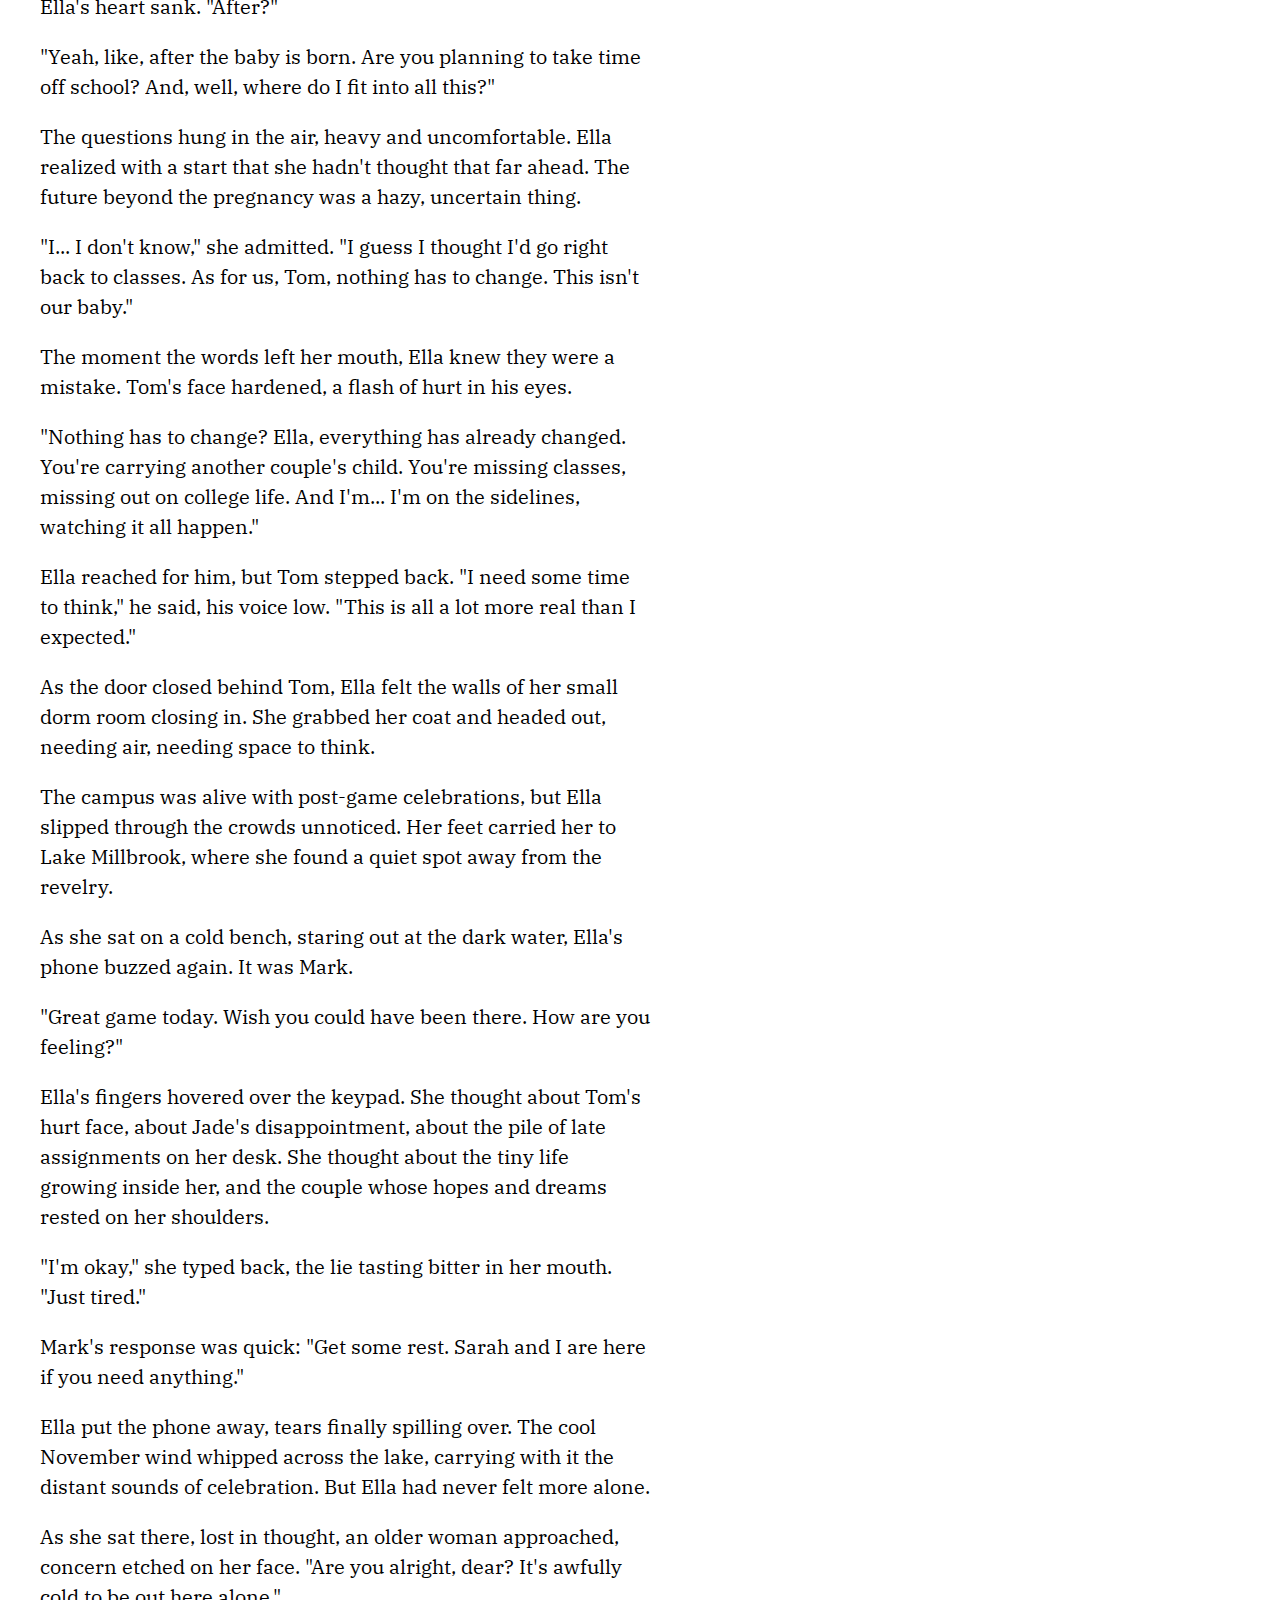
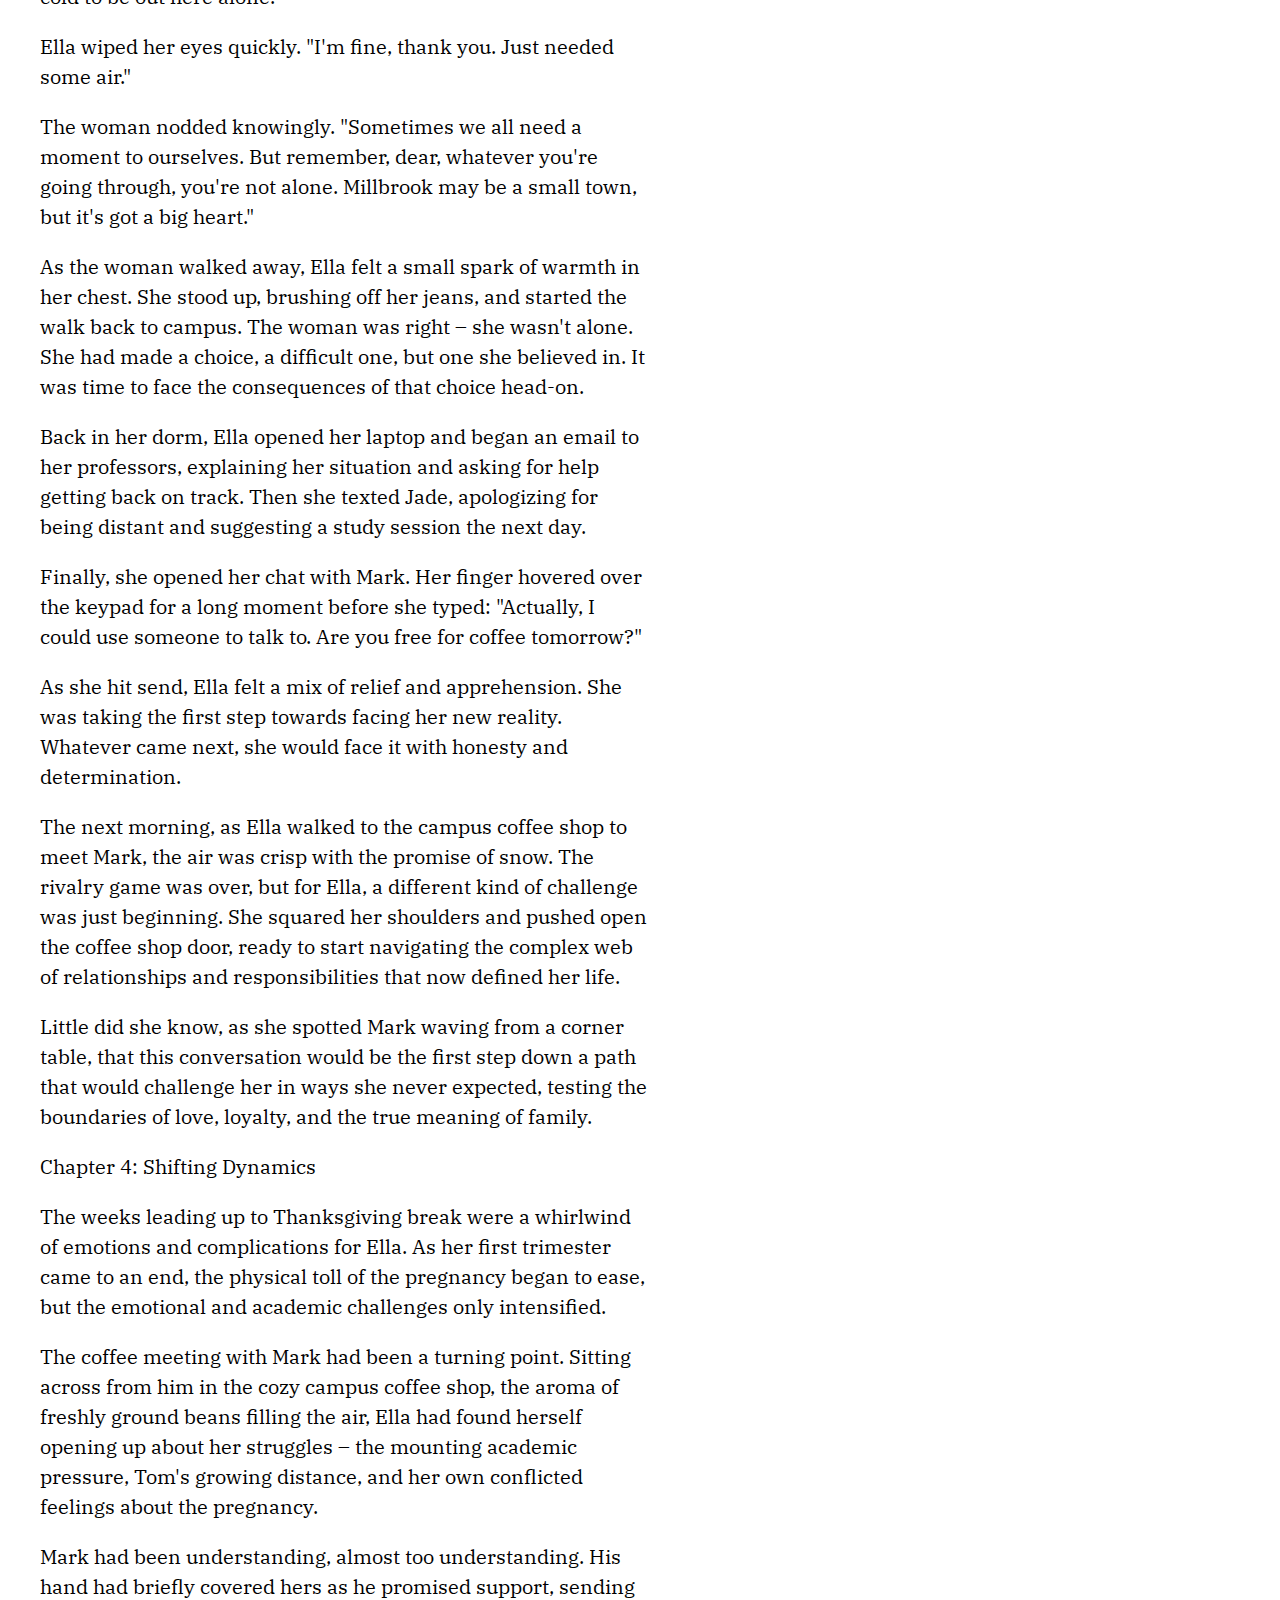
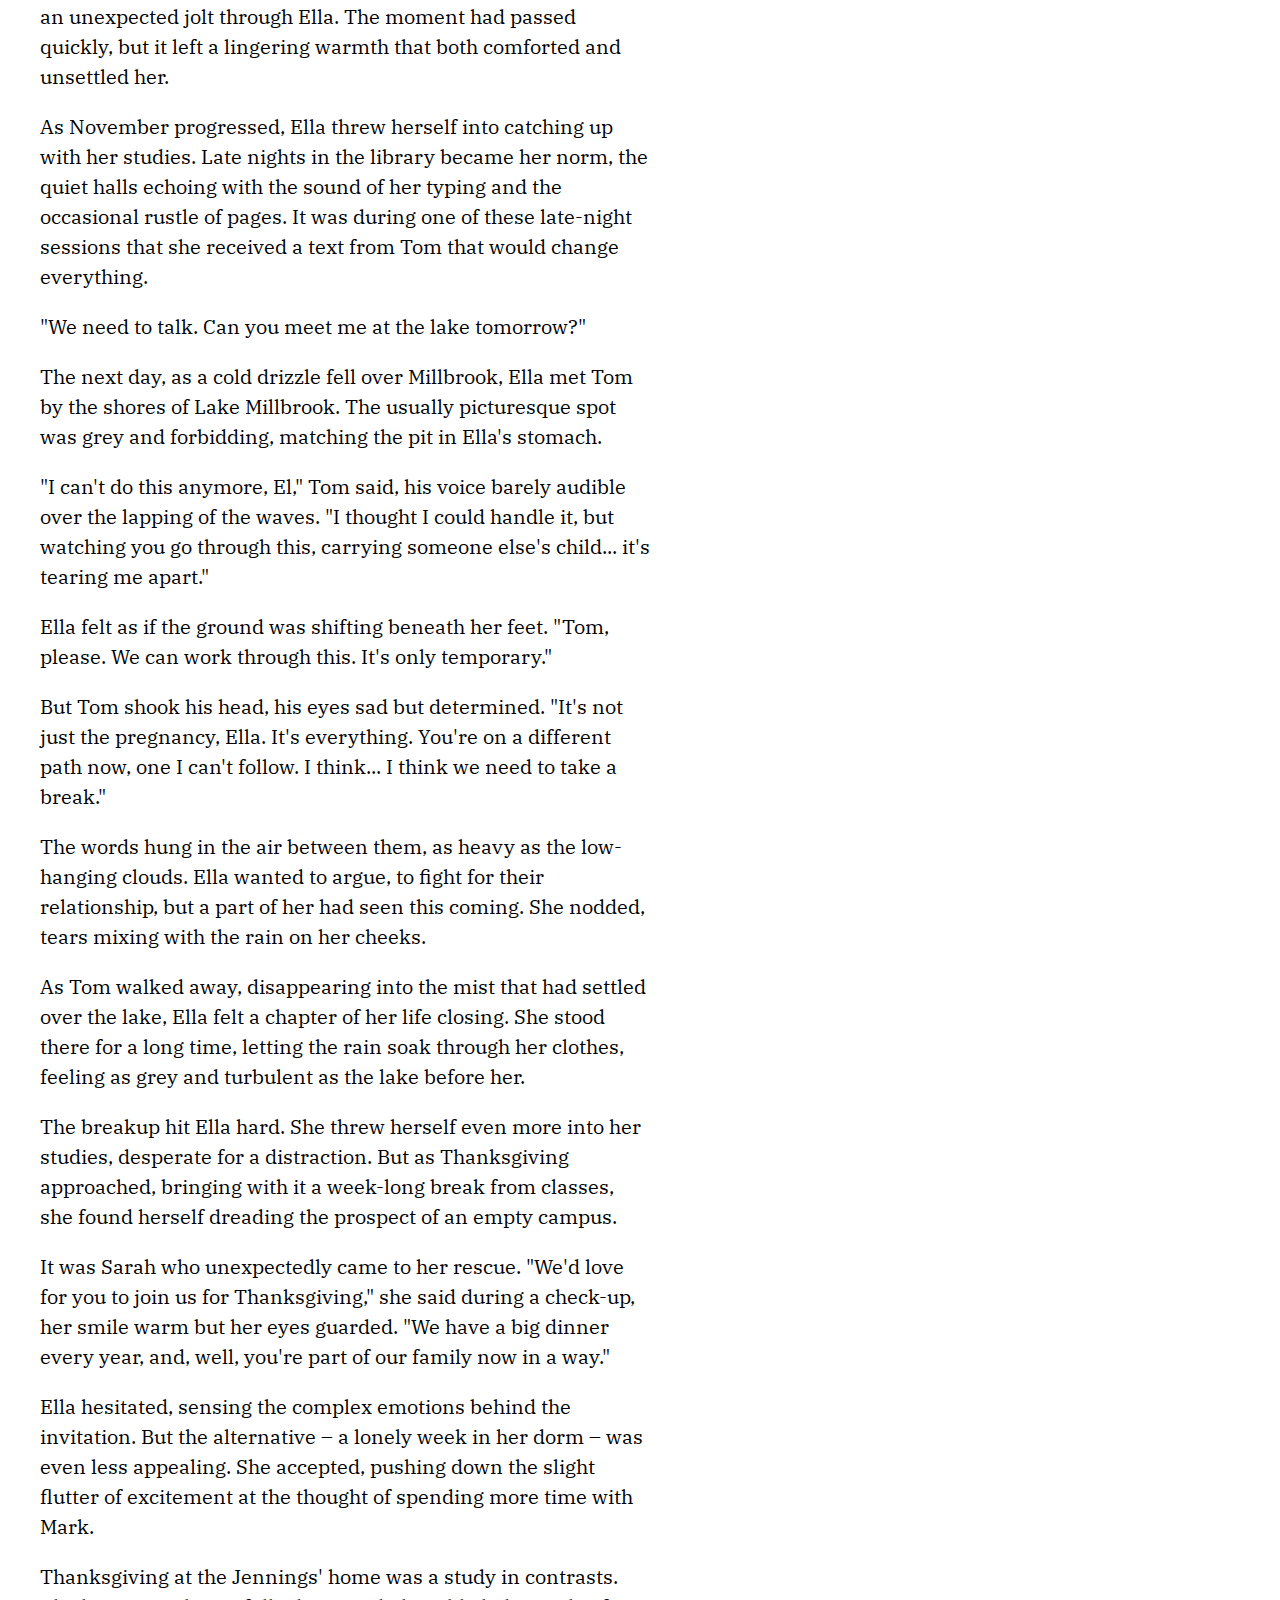
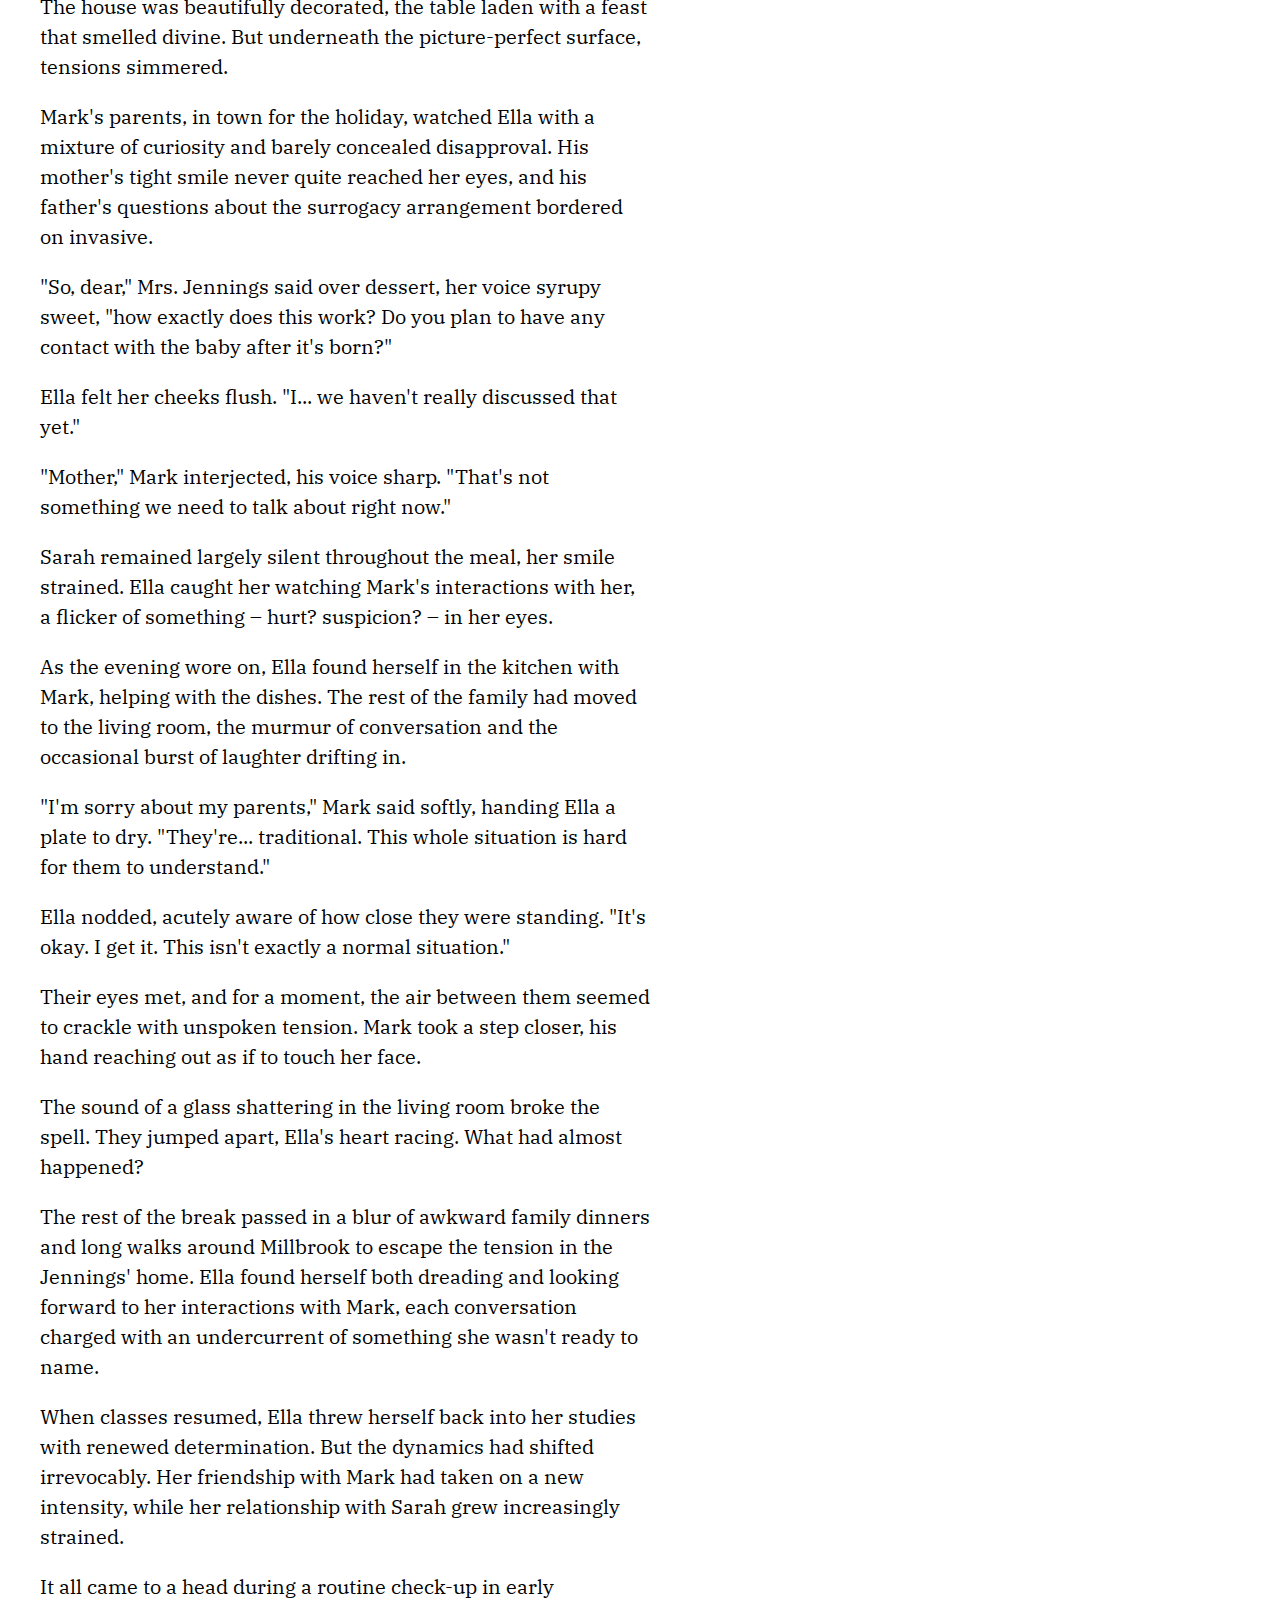
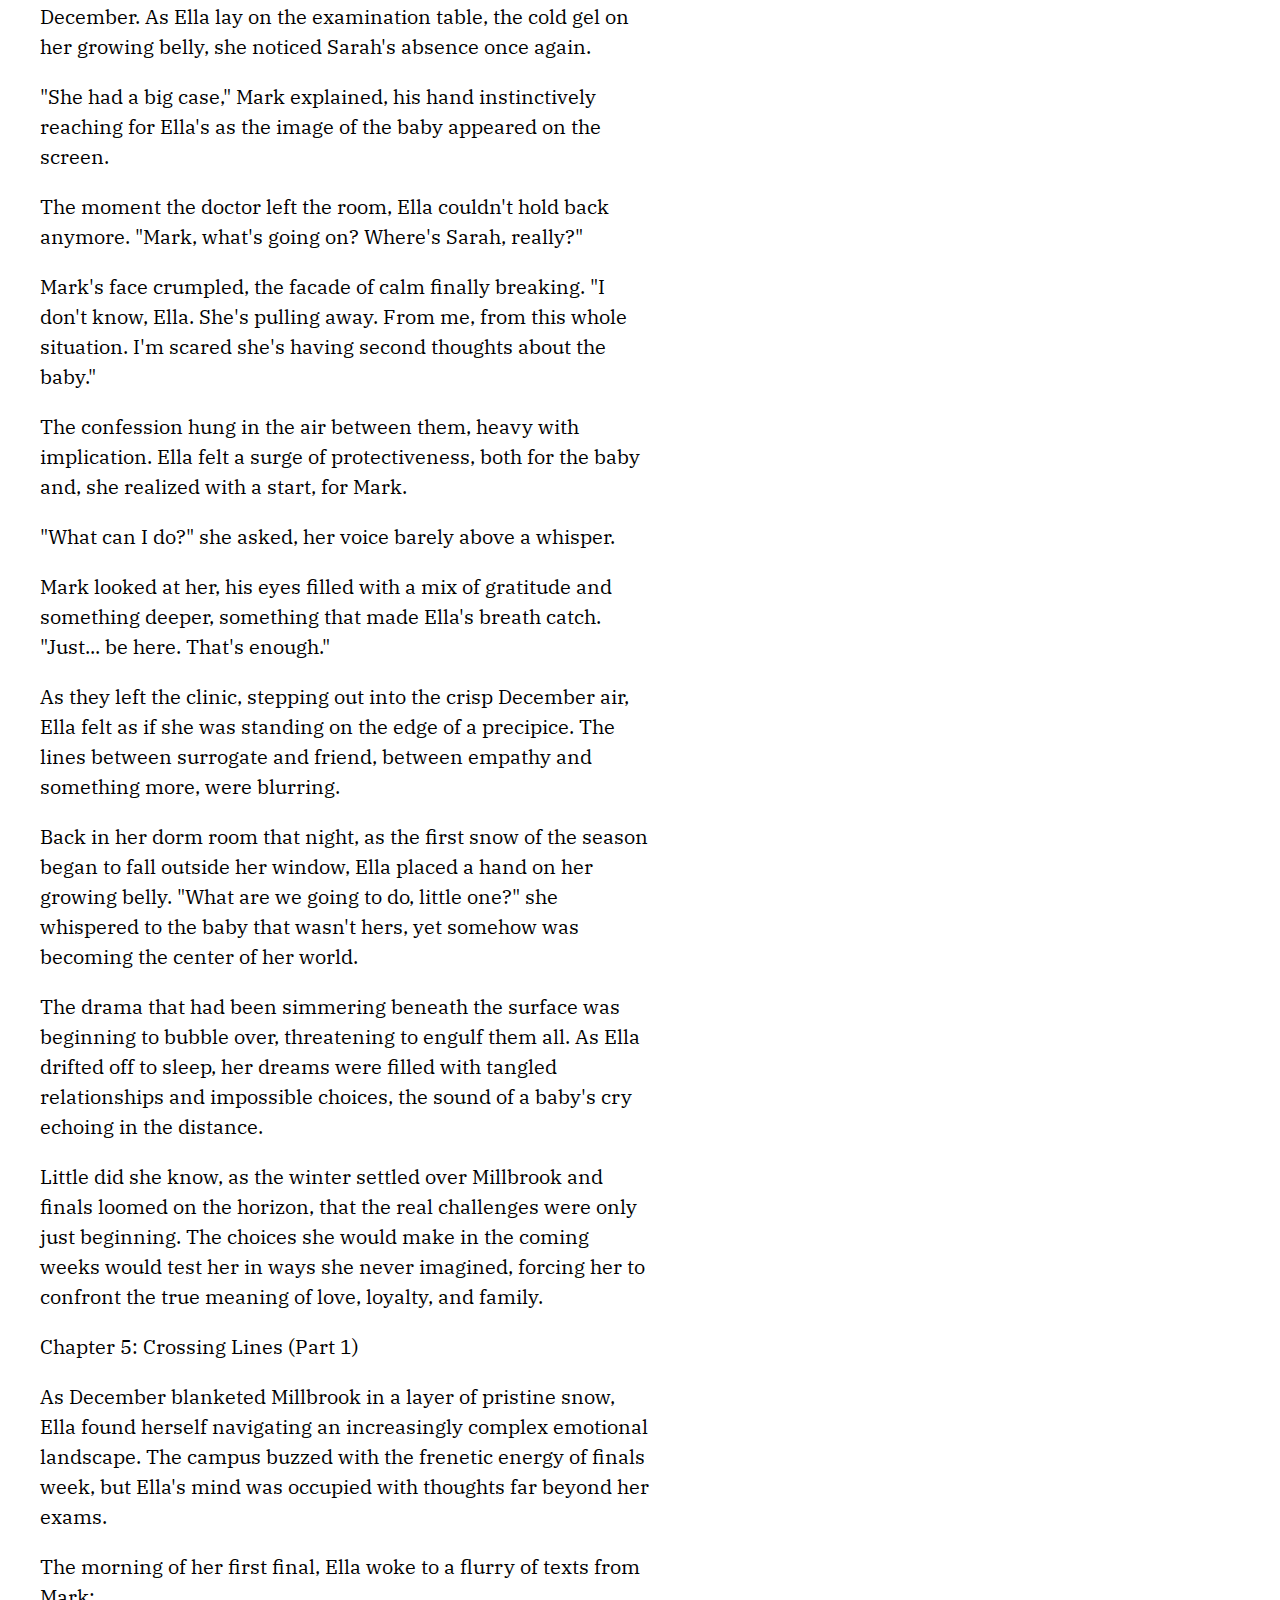
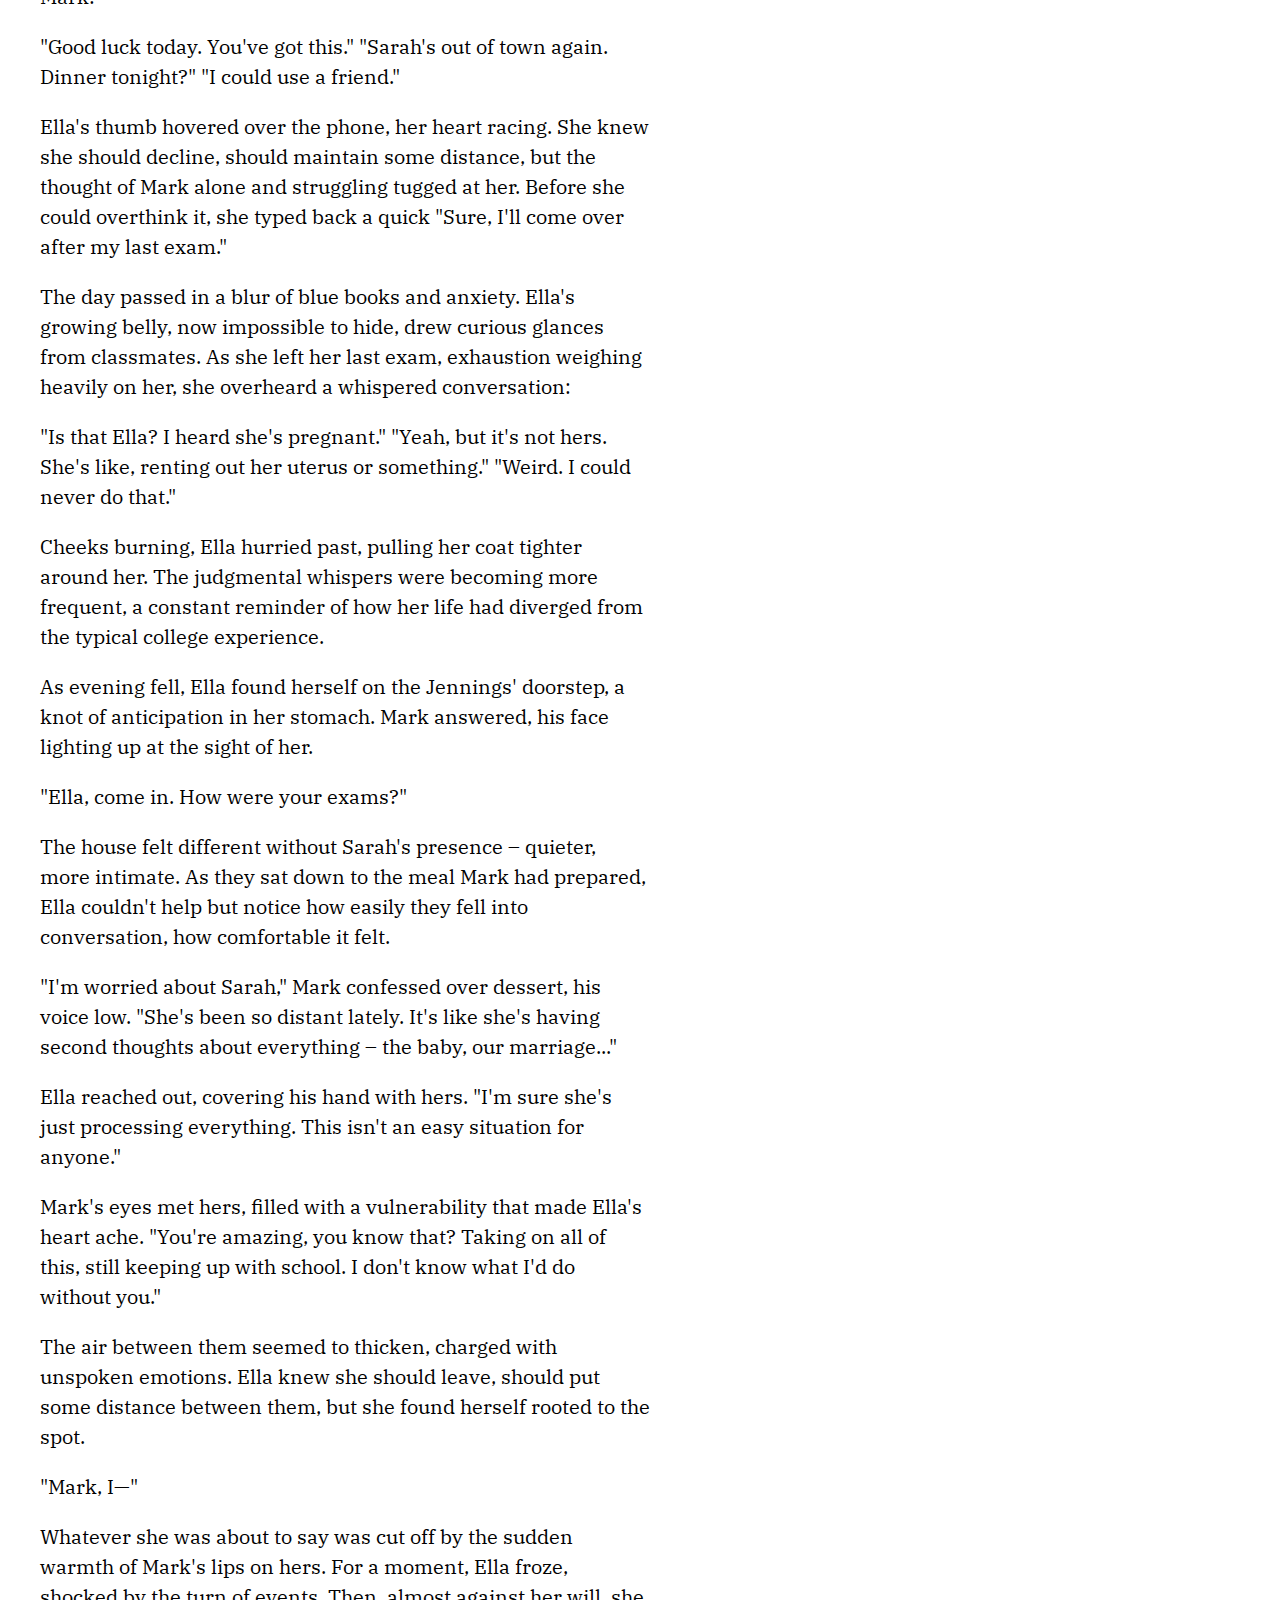
<file: story.html>
<!DOCTYPE html>
<html lang="en">
<head>
    <meta charset="UTF-8">
    <meta name="viewport" content="width=device-width, initial-scale=1.0">
    <title> - LearnFM</title>

    <meta name="description" content="">
    <meta name="author" content="">
    <meta property="article:published_time" content="">

    <!-- Open Graph / Facebook -->
    <meta property="og:type" content="article">
    <meta property="og:title" content="">
    <meta property="og:description" content="">
    <meta property="og:image" content="">
    <meta property="og:url" content="">
    <meta property="og:site_name" content="Your Site Name">

    <!-- Twitter -->
    <meta name="twitter:card" content="summary_large_image">
    <meta name="twitter:title" content="">
    <meta name="twitter:description" content="">
    <meta name="twitter:image" content="">
    <meta name="twitter:url" content="">
    <meta name="robots" content="index, follow">

    <meta name="theme-color" content="#ffffff">

    <link rel="stylesheet" href="./css/styles.css">
    <link rel="stylesheet" href="./css/suggestedarticles.css">
    <link rel="stylesheet" href="./css/custompatterns.css">
</head>
<body>
    <header>

        <a href="/">
            <h1>Learn FM</h1>
        </a>
        <nav>
            <a href="/about/">
                <div>About</div>
                <div class="line"></div>
            </a>
            <a href="/blog/">
                <div>
                    Blog
                </div>
                <div class="line"></div>
            </a>
            <a href="/contact/">
                <div>
                    Contact
                </div>
                <div class="line"></div>
            </a>
        </nav>
    </header>
    <main>
        <article>
            <!-- Content will be inserted here -->
            <p>Chapter 1: The Decision</p>
<p>Ella sighed, staring at the mounting pile of bills on her dorm room desk. The warm September breeze drifting through the open window did little to cool her growing anxiety. Her scholarship covered tuition, but the cost of books, housing, and meals was quickly becoming overwhelming. The part-time job at the campus bookstore barely made a dent.</p>
<p>Her roommate, Jade, burst in, face flushed with excitement. &quot;Ella! You won&#39;t believe what I just heard at the career fair!&quot;</p>
<p>Ella looked up, grateful for the distraction. &quot;What&#39;s up?&quot;</p>
<p>&quot;There&#39;s this surrogacy agency offering a program for students. The compensation is insane!&quot; Jade&#39;s eyes sparkled with the thrill of gossip. &quot;Apparently, the agency owner is an alum and wants to give back to the community.&quot;</p>
<p>Ella&#39;s interest piqued. &quot;Surrogacy? Like, carrying someone else&#39;s baby?&quot;</p>
<p>As Jade explained, Ella&#39;s mind raced. The compensation could solve her financial woes and then some. Plus, the idea of helping a couple start a family resonated with her on a deeper level. Growing up in the foster system, she knew the value of family all too well.</p>
<p>That evening, as Ella and her boyfriend Tom strolled along the shores of Lake Millbrook, she broached the subject.</p>
<p>&quot;Surrogacy? Are you serious?&quot; Tom&#39;s brow furrowed. &quot;That&#39;s a big decision, El.&quot;</p>
<p>&quot;I know, but think about it. It could solve our money problems, and we&#39;d be helping someone.&quot; Ella watched a couple pushing a stroller along the lakeside path, her heart twinging.</p>
<p>Tom squeezed her hand. &quot;If it&#39;s what you really want, I&#39;ll support you. But let&#39;s research it thoroughly, okay?&quot;</p>
<p>Over the next week, Ella dove into research. She attended an information session at the women&#39;s health clinic, pored over medical journals in the university library, and even sought advice from her favorite professor, Dr. Johansen.</p>
<p>&quot;It&#39;s a noble thing you&#39;re considering, Ella,&quot; Dr. Johansen said, her kind eyes crinkling. &quot;But remember, it will impact your studies. Are you prepared for that?&quot;</p>
<p>Ella nodded, determination setting in. &quot;I am. I think I can handle it.&quot;</p>
<p>As September drew to a close, Ella found herself in the surrogacy agency&#39;s office, meeting with a couple named Mark and Sarah Jennings. Sarah&#39;s warm smile and Mark&#39;s kind eyes immediately put Ella at ease.</p>
<p>&quot;We&#39;ve been trying for years,&quot; Sarah explained, her voice thick with emotion. &quot;This is our last hope.&quot;</p>
<p>As Ella left the meeting, contract in hand, a mix of excitement and trepidation swirled in her stomach. She was about to embark on a journey that would change not just her life, but the lives of the Jennings as well.</p>
<p>Walking back across campus, past the historic fountain where seniors would celebrate in a few months&#39; time, Ella made her decision. She would do this. She would help create a family, while securing her own future.</p>
<p>Little did she know, as the autumn leaves began to turn and Millbrook University buzzed with the excitement of a new semester, that her decision would set in motion a series of events that would challenge everything she thought she knew about family, love, and herself.</p>
<p>Chapter 2: New Beginnings</p>
<p>The crisp October air nipped at Ella&#39;s cheeks as she hurried across the quad, her backpack heavy with midterm study materials. The Millbrook University clock tower chimed, reminding her she was running late for her appointment at the fertility clinic.</p>
<p>&quot;I can&#39;t believe I&#39;m doing this,&quot; Ella muttered, ducking into the modern glass building that housed the clinic. The waiting room was a stark contrast to the historic campus buildings, all sleek lines and muted colors.</p>
<p>As she waited, Ella&#39;s phone buzzed with a text from Tom: &quot;Good luck today. Call me after?&quot; She smiled, grateful for his support, even if it felt a bit tepid lately.</p>
<p>The embryo transfer process was quick but surreal. As Ella lay on the examination table, she couldn&#39;t help but notice the tension between Mark and Sarah. Mark&#39;s reassuring smile didn&#39;t quite reach his eyes, while Sarah&#39;s fingers fidgeted nervously with her wedding ring.</p>
<p>&quot;Everything went smoothly,&quot; the doctor announced. &quot;Now, we wait.&quot;</p>
<p>The two-week wait was agonizing. Ella threw herself into her studies, grateful for the distraction of midterms. But as she sat in the library late one night, surrounded by textbooks and empty coffee cups, a wave of nausea hit her.</p>
<p>&quot;It&#39;s probably just stress,&quot; Jade reassured her, but Ella knew better.</p>
<p>The positive pregnancy test a few days later confirmed it. Ella stared at the little pink lines, a mixture of excitement and fear washing over her. She was carrying Mark and Sarah&#39;s baby.</p>
<p>Telling Tom was harder than she expected. His forced smile and stilted congratulations left her feeling unsettled.</p>
<p>&quot;It&#39;s real now,&quot; he said, his voice flat. &quot;I guess I didn&#39;t really think it would happen.&quot;</p>
<p>As October bled into November, Ella&#39;s life became a juggling act. Morning sickness hit her hard, often causing her to miss early classes. Her grades began to slip, and concerned emails from professors piled up in her inbox.</p>
<p>The first ultrasound should have been a joyous occasion, but the atmosphere in the exam room was tense. Sarah&#39;s absence was glaring, with Mark mumbling an excuse about a big case at her law firm.</p>
<p>As the sound of the baby&#39;s heartbeat filled the room, Ella felt a rush of emotion. She glanced at Mark, surprised to see tears in his eyes. For a moment, they shared a look of pure wonder, and Ella felt a connection she couldn&#39;t quite explain.</p>
<p>Walking back to campus after the appointment, Ella&#39;s mind raced. The weight of her decision was starting to sink in. She was helping to create a life, but at what cost to her own?</p>
<p>Her reverie was broken by the sounds of the homecoming parade. Floats decked in Millbrook&#39;s colors of green and gold rolled down Main Street, and the air was filled with cheers and the university fight song. Ella watched the celebration, feeling oddly detached from the college life happening around her.</p>
<p>That evening, as she sat on the shores of Lake Millbrook, watching the sunset paint the water in hues of orange and pink, Ella made a silent promise to the tiny life growing inside her. &quot;I&#39;ll do my best for you,&quot; she whispered, her hand resting on her still-flat stomach. &quot;Whatever it takes.&quot;</p>
<p>Little did she know, as the autumn leaves fell around her and the town prepared for the annual rivalry game against Greenville State, that keeping that promise would test her in ways she never imagined.</p>
<p>Chapter 3: Growing Pains</p>
<p>As November settled over Millbrook, bringing with it a chill that hinted at the winter to come, Ella found herself increasingly caught between two worlds. The campus buzzed with excitement for the upcoming rivalry game against Greenville State, but Ella&#39;s mind was occupied with doctor&#39;s appointments and the growing tension in her relationships.</p>
<p>The morning of the big game dawned crisp and clear. Ella woke to the sound of early tailgaters setting up in the parking lot outside her dorm. She groaned, her stomach churning with now-familiar nausea. As she rushed to the bathroom, she passed Jade, who was decked out in Millbrook green and gold.</p>
<p>&quot;You&#39;re not coming to the game?&quot; Jade asked, her face falling as Ella shook her head.</p>
<p>&quot;I can&#39;t. I have that big Sociology paper due Monday, and I&#39;m already behind,&quot; Ella explained, guilt gnawing at her. It wasn&#39;t entirely a lie – she was behind in her studies – but the truth was, the thought of navigating the crowded stadium and the smell of beer and grilled meat made her stomach turn.</p>
<p>Jade&#39;s disappointment was palpable. &quot;El, you&#39;ve barely left the room except for class and appointments. Are you sure you&#39;re okay?&quot;</p>
<p>Ella forced a smile. &quot;I&#39;m fine, just tired. Go, have fun. I&#39;ll catch the next one.&quot;</p>
<p>As the door closed behind Jade, Ella sank onto her bed, tears pricking at her eyes. She was only eight weeks along, but already she felt like her old life was slipping away.</p>
<p>Her phone buzzed – a text from Mark. &quot;Hope you&#39;re feeling okay. Sarah and I are headed to the game. Let us know if you need anything.&quot;</p>
<p>Ella stared at the message, an uncomfortable warmth spreading through her chest. Mark&#39;s concern was touching, but it also highlighted Sarah&#39;s continued distance. She hadn&#39;t heard directly from Sarah in weeks.</p>
<p>Pushing the thoughts aside, Ella turned to her neglected schoolwork. Hours passed, punctuated by the distant roar of the crowd at the stadium. As evening fell, a commotion in the hallway told her Millbrook had won. The dorm erupted in celebration, but Ella remained at her desk, fighting fatigue and nausea to finish her paper.</p>
<p>A knock at the door startled her. She opened it to find Tom, his cheeks flushed from the cold and excitement of the game.</p>
<p>&quot;Hey,&quot; he said, his smile fading as he took in her pale face and messy hair. &quot;You okay?&quot;</p>
<p>Ella nodded, stepping back to let him in. &quot;Just tired. How was the game?&quot;</p>
<p>Tom launched into a play-by-play recap, his enthusiasm a stark contrast to Ella&#39;s subdued mood. As he talked, Ella noticed him glancing at her midsection, which was still flat but felt like it held all the secrets in the world.</p>
<p>&quot;So,&quot; Tom said, his voice suddenly serious, &quot;I&#39;ve been thinking. Maybe we should talk about, you know, after.&quot;</p>
<p>Ella&#39;s heart sank. &quot;After?&quot;</p>
<p>&quot;Yeah, like, after the baby is born. Are you planning to take time off school? And, well, where do I fit into all this?&quot;</p>
<p>The questions hung in the air, heavy and uncomfortable. Ella realized with a start that she hadn&#39;t thought that far ahead. The future beyond the pregnancy was a hazy, uncertain thing.</p>
<p>&quot;I... I don&#39;t know,&quot; she admitted. &quot;I guess I thought I&#39;d go right back to classes. As for us, Tom, nothing has to change. This isn&#39;t our baby.&quot;</p>
<p>The moment the words left her mouth, Ella knew they were a mistake. Tom&#39;s face hardened, a flash of hurt in his eyes.</p>
<p>&quot;Nothing has to change? Ella, everything has already changed. You&#39;re carrying another couple&#39;s child. You&#39;re missing classes, missing out on college life. And I&#39;m... I&#39;m on the sidelines, watching it all happen.&quot;</p>
<p>Ella reached for him, but Tom stepped back. &quot;I need some time to think,&quot; he said, his voice low. &quot;This is all a lot more real than I expected.&quot;</p>
<p>As the door closed behind Tom, Ella felt the walls of her small dorm room closing in. She grabbed her coat and headed out, needing air, needing space to think.</p>
<p>The campus was alive with post-game celebrations, but Ella slipped through the crowds unnoticed. Her feet carried her to Lake Millbrook, where she found a quiet spot away from the revelry.</p>
<p>As she sat on a cold bench, staring out at the dark water, Ella&#39;s phone buzzed again. It was Mark.</p>
<p>&quot;Great game today. Wish you could have been there. How are you feeling?&quot;</p>
<p>Ella&#39;s fingers hovered over the keypad. She thought about Tom&#39;s hurt face, about Jade&#39;s disappointment, about the pile of late assignments on her desk. She thought about the tiny life growing inside her, and the couple whose hopes and dreams rested on her shoulders.</p>
<p>&quot;I&#39;m okay,&quot; she typed back, the lie tasting bitter in her mouth. &quot;Just tired.&quot;</p>
<p>Mark&#39;s response was quick: &quot;Get some rest. Sarah and I are here if you need anything.&quot;</p>
<p>Ella put the phone away, tears finally spilling over. The cool November wind whipped across the lake, carrying with it the distant sounds of celebration. But Ella had never felt more alone.</p>
<p>As she sat there, lost in thought, an older woman approached, concern etched on her face. &quot;Are you alright, dear? It&#39;s awfully cold to be out here alone.&quot;</p>
<p>Ella wiped her eyes quickly. &quot;I&#39;m fine, thank you. Just needed some air.&quot;</p>
<p>The woman nodded knowingly. &quot;Sometimes we all need a moment to ourselves. But remember, dear, whatever you&#39;re going through, you&#39;re not alone. Millbrook may be a small town, but it&#39;s got a big heart.&quot;</p>
<p>As the woman walked away, Ella felt a small spark of warmth in her chest. She stood up, brushing off her jeans, and started the walk back to campus. The woman was right – she wasn&#39;t alone. She had made a choice, a difficult one, but one she believed in. It was time to face the consequences of that choice head-on.</p>
<p>Back in her dorm, Ella opened her laptop and began an email to her professors, explaining her situation and asking for help getting back on track. Then she texted Jade, apologizing for being distant and suggesting a study session the next day.</p>
<p>Finally, she opened her chat with Mark. Her finger hovered over the keypad for a long moment before she typed: &quot;Actually, I could use someone to talk to. Are you free for coffee tomorrow?&quot;</p>
<p>As she hit send, Ella felt a mix of relief and apprehension. She was taking the first step towards facing her new reality. Whatever came next, she would face it with honesty and determination.</p>
<p>The next morning, as Ella walked to the campus coffee shop to meet Mark, the air was crisp with the promise of snow. The rivalry game was over, but for Ella, a different kind of challenge was just beginning. She squared her shoulders and pushed open the coffee shop door, ready to start navigating the complex web of relationships and responsibilities that now defined her life.</p>
<p>Little did she know, as she spotted Mark waving from a corner table, that this conversation would be the first step down a path that would challenge her in ways she never expected, testing the boundaries of love, loyalty, and the true meaning of family.</p>
<p>Chapter 4: Shifting Dynamics</p>
<p>The weeks leading up to Thanksgiving break were a whirlwind of emotions and complications for Ella. As her first trimester came to an end, the physical toll of the pregnancy began to ease, but the emotional and academic challenges only intensified.</p>
<p>The coffee meeting with Mark had been a turning point. Sitting across from him in the cozy campus coffee shop, the aroma of freshly ground beans filling the air, Ella had found herself opening up about her struggles – the mounting academic pressure, Tom&#39;s growing distance, and her own conflicted feelings about the pregnancy.</p>
<p>Mark had been understanding, almost too understanding. His hand had briefly covered hers as he promised support, sending an unexpected jolt through Ella. The moment had passed quickly, but it left a lingering warmth that both comforted and unsettled her.</p>
<p>As November progressed, Ella threw herself into catching up with her studies. Late nights in the library became her norm, the quiet halls echoing with the sound of her typing and the occasional rustle of pages. It was during one of these late-night sessions that she received a text from Tom that would change everything.</p>
<p>&quot;We need to talk. Can you meet me at the lake tomorrow?&quot;</p>
<p>The next day, as a cold drizzle fell over Millbrook, Ella met Tom by the shores of Lake Millbrook. The usually picturesque spot was grey and forbidding, matching the pit in Ella&#39;s stomach.</p>
<p>&quot;I can&#39;t do this anymore, El,&quot; Tom said, his voice barely audible over the lapping of the waves. &quot;I thought I could handle it, but watching you go through this, carrying someone else&#39;s child... it&#39;s tearing me apart.&quot;</p>
<p>Ella felt as if the ground was shifting beneath her feet. &quot;Tom, please. We can work through this. It&#39;s only temporary.&quot;</p>
<p>But Tom shook his head, his eyes sad but determined. &quot;It&#39;s not just the pregnancy, Ella. It&#39;s everything. You&#39;re on a different path now, one I can&#39;t follow. I think... I think we need to take a break.&quot;</p>
<p>The words hung in the air between them, as heavy as the low-hanging clouds. Ella wanted to argue, to fight for their relationship, but a part of her had seen this coming. She nodded, tears mixing with the rain on her cheeks.</p>
<p>As Tom walked away, disappearing into the mist that had settled over the lake, Ella felt a chapter of her life closing. She stood there for a long time, letting the rain soak through her clothes, feeling as grey and turbulent as the lake before her.</p>
<p>The breakup hit Ella hard. She threw herself even more into her studies, desperate for a distraction. But as Thanksgiving approached, bringing with it a week-long break from classes, she found herself dreading the prospect of an empty campus.</p>
<p>It was Sarah who unexpectedly came to her rescue. &quot;We&#39;d love for you to join us for Thanksgiving,&quot; she said during a check-up, her smile warm but her eyes guarded. &quot;We have a big dinner every year, and, well, you&#39;re part of our family now in a way.&quot;</p>
<p>Ella hesitated, sensing the complex emotions behind the invitation. But the alternative – a lonely week in her dorm – was even less appealing. She accepted, pushing down the slight flutter of excitement at the thought of spending more time with Mark.</p>
<p>Thanksgiving at the Jennings&#39; home was a study in contrasts. The house was beautifully decorated, the table laden with a feast that smelled divine. But underneath the picture-perfect surface, tensions simmered.</p>
<p>Mark&#39;s parents, in town for the holiday, watched Ella with a mixture of curiosity and barely concealed disapproval. His mother&#39;s tight smile never quite reached her eyes, and his father&#39;s questions about the surrogacy arrangement bordered on invasive.</p>
<p>&quot;So, dear,&quot; Mrs. Jennings said over dessert, her voice syrupy sweet, &quot;how exactly does this work? Do you plan to have any contact with the baby after it&#39;s born?&quot;</p>
<p>Ella felt her cheeks flush. &quot;I... we haven&#39;t really discussed that yet.&quot;</p>
<p>&quot;Mother,&quot; Mark interjected, his voice sharp. &quot;That&#39;s not something we need to talk about right now.&quot;</p>
<p>Sarah remained largely silent throughout the meal, her smile strained. Ella caught her watching Mark&#39;s interactions with her, a flicker of something – hurt? suspicion? – in her eyes.</p>
<p>As the evening wore on, Ella found herself in the kitchen with Mark, helping with the dishes. The rest of the family had moved to the living room, the murmur of conversation and the occasional burst of laughter drifting in.</p>
<p>&quot;I&#39;m sorry about my parents,&quot; Mark said softly, handing Ella a plate to dry. &quot;They&#39;re... traditional. This whole situation is hard for them to understand.&quot;</p>
<p>Ella nodded, acutely aware of how close they were standing. &quot;It&#39;s okay. I get it. This isn&#39;t exactly a normal situation.&quot;</p>
<p>Their eyes met, and for a moment, the air between them seemed to crackle with unspoken tension. Mark took a step closer, his hand reaching out as if to touch her face.</p>
<p>The sound of a glass shattering in the living room broke the spell. They jumped apart, Ella&#39;s heart racing. What had almost happened?</p>
<p>The rest of the break passed in a blur of awkward family dinners and long walks around Millbrook to escape the tension in the Jennings&#39; home. Ella found herself both dreading and looking forward to her interactions with Mark, each conversation charged with an undercurrent of something she wasn&#39;t ready to name.</p>
<p>When classes resumed, Ella threw herself back into her studies with renewed determination. But the dynamics had shifted irrevocably. Her friendship with Mark had taken on a new intensity, while her relationship with Sarah grew increasingly strained.</p>
<p>It all came to a head during a routine check-up in early December. As Ella lay on the examination table, the cold gel on her growing belly, she noticed Sarah&#39;s absence once again.</p>
<p>&quot;She had a big case,&quot; Mark explained, his hand instinctively reaching for Ella&#39;s as the image of the baby appeared on the screen.</p>
<p>The moment the doctor left the room, Ella couldn&#39;t hold back anymore. &quot;Mark, what&#39;s going on? Where&#39;s Sarah, really?&quot;</p>
<p>Mark&#39;s face crumpled, the facade of calm finally breaking. &quot;I don&#39;t know, Ella. She&#39;s pulling away. From me, from this whole situation. I&#39;m scared she&#39;s having second thoughts about the baby.&quot;</p>
<p>The confession hung in the air between them, heavy with implication. Ella felt a surge of protectiveness, both for the baby and, she realized with a start, for Mark.</p>
<p>&quot;What can I do?&quot; she asked, her voice barely above a whisper.</p>
<p>Mark looked at her, his eyes filled with a mix of gratitude and something deeper, something that made Ella&#39;s breath catch. &quot;Just... be here. That&#39;s enough.&quot;</p>
<p>As they left the clinic, stepping out into the crisp December air, Ella felt as if she was standing on the edge of a precipice. The lines between surrogate and friend, between empathy and something more, were blurring.</p>
<p>Back in her dorm room that night, as the first snow of the season began to fall outside her window, Ella placed a hand on her growing belly. &quot;What are we going to do, little one?&quot; she whispered to the baby that wasn&#39;t hers, yet somehow was becoming the center of her world.</p>
<p>The drama that had been simmering beneath the surface was beginning to bubble over, threatening to engulf them all. As Ella drifted off to sleep, her dreams were filled with tangled relationships and impossible choices, the sound of a baby&#39;s cry echoing in the distance.</p>
<p>Little did she know, as the winter settled over Millbrook and finals loomed on the horizon, that the real challenges were only just beginning. The choices she would make in the coming weeks would test her in ways she never imagined, forcing her to confront the true meaning of love, loyalty, and family.</p>
<p>Chapter 5: Crossing Lines (Part 1)</p>
<p>As December blanketed Millbrook in a layer of pristine snow, Ella found herself navigating an increasingly complex emotional landscape. The campus buzzed with the frenetic energy of finals week, but Ella&#39;s mind was occupied with thoughts far beyond her exams.</p>
<p>The morning of her first final, Ella woke to a flurry of texts from Mark:</p>
<p>&quot;Good luck today. You&#39;ve got this.&quot;
&quot;Sarah&#39;s out of town again. Dinner tonight?&quot;
&quot;I could use a friend.&quot;</p>
<p>Ella&#39;s thumb hovered over the phone, her heart racing. She knew she should decline, should maintain some distance, but the thought of Mark alone and struggling tugged at her. Before she could overthink it, she typed back a quick &quot;Sure, I&#39;ll come over after my last exam.&quot;</p>
<p>The day passed in a blur of blue books and anxiety. Ella&#39;s growing belly, now impossible to hide, drew curious glances from classmates. As she left her last exam, exhaustion weighing heavily on her, she overheard a whispered conversation:</p>
<p>&quot;Is that Ella? I heard she&#39;s pregnant.&quot;
&quot;Yeah, but it&#39;s not hers. She&#39;s like, renting out her uterus or something.&quot;
&quot;Weird. I could never do that.&quot;</p>
<p>Cheeks burning, Ella hurried past, pulling her coat tighter around her. The judgmental whispers were becoming more frequent, a constant reminder of how her life had diverged from the typical college experience.</p>
<p>As evening fell, Ella found herself on the Jennings&#39; doorstep, a knot of anticipation in her stomach. Mark answered, his face lighting up at the sight of her.</p>
<p>&quot;Ella, come in. How were your exams?&quot;</p>
<p>The house felt different without Sarah&#39;s presence – quieter, more intimate. As they sat down to the meal Mark had prepared, Ella couldn&#39;t help but notice how easily they fell into conversation, how comfortable it felt.</p>
<p>&quot;I&#39;m worried about Sarah,&quot; Mark confessed over dessert, his voice low. &quot;She&#39;s been so distant lately. It&#39;s like she&#39;s having second thoughts about everything – the baby, our marriage...&quot;</p>
<p>Ella reached out, covering his hand with hers. &quot;I&#39;m sure she&#39;s just processing everything. This isn&#39;t an easy situation for anyone.&quot;</p>
<p>Mark&#39;s eyes met hers, filled with a vulnerability that made Ella&#39;s heart ache. &quot;You&#39;re amazing, you know that? Taking on all of this, still keeping up with school. I don&#39;t know what I&#39;d do without you.&quot;</p>
<p>The air between them seemed to thicken, charged with unspoken emotions. Ella knew she should leave, should put some distance between them, but she found herself rooted to the spot.</p>
<p>&quot;Mark, I—&quot;</p>
<p>Whatever she was about to say was cut off by the sudden warmth of Mark&#39;s lips on hers. For a moment, Ella froze, shocked by the turn of events. Then, almost against her will, she found herself responding, months of pent-up emotion pouring into the kiss.</p>
<p>It was the sharp kick of the baby that brought Ella back to reality. She pulled away abruptly, her hand flying to her swollen belly.</p>
<p>&quot;Oh god,&quot; she whispered, the full weight of what had just happened crashing down on her. &quot;We can&#39;t— This isn&#39;t—&quot;</p>
<p>Mark&#39;s face was a mask of conflicting emotions – desire, guilt, confusion. &quot;Ella, I&#39;m so sorry. I don&#39;t know what came over me.&quot;</p>
<p>Ella stood up quickly, gathering her things. &quot;I should go. This was a mistake.&quot;</p>
<p>As she rushed out into the cold night, tears stinging her eyes, Ella felt as if her world was spinning out of control. The baby kicked again, a stark reminder of the lives entangled in this mess she had helped create.</p>
<p>Back in her dorm room, Ella collapsed onto her bed, her mind reeling. What had she done? How had she let things go this far?</p>
<p>Her phone buzzed incessantly – messages from Mark, alternating between apologies and pleas to talk. Ella silenced it, unable to face the reality of their actions just yet.</p>
<p>As she lay there, one hand on her belly, Ella&#39;s thoughts drifted to Sarah. Sweet, distant Sarah, who had trusted her with the most precious gift. The guilt was overwhelming.</p>
<p>A soft knock on her door startled her out of her spiral. &quot;Ella? Are you okay?&quot; It was her roommate, Jade, concern evident in her voice.</p>
<p>For a moment, Ella considered pretending to be asleep. But the weight of her secrets was crushing her. She needed to talk to someone.</p>
<p>&quot;Come in,&quot; she called out, her voice shaky.</p>
<p>Jade entered, taking in Ella&#39;s tear-stained face with alarm. &quot;What happened? Is it the baby?&quot;</p>
<p>Ella shook her head, fresh tears spilling over. &quot;No, the baby&#39;s fine. It&#39;s... it&#39;s everything else. Jade, I&#39;ve made such a mess of things.&quot;</p>
<p>Over the next hour, Ella poured out the whole story – her growing feelings for Mark, Sarah&#39;s distance, the kiss. Jade listened without judgment, her face a mix of sympathy and concern.</p>
<p>&quot;Oh, El,&quot; Jade sighed when Ella finished. &quot;This is... complicated.&quot;</p>
<p>Ella let out a humorless laugh. &quot;That&#39;s an understatement.&quot;</p>
<p>&quot;You know you have to tell Sarah, right?&quot; Jade said gently.</p>
<p>The thought made Ella&#39;s stomach churn, but she knew Jade was right. This secret was too big, too important to keep.</p>
<p>&quot;I will,&quot; Ella promised. &quot;After finals. I just... I need to get through this week first.&quot;</p>
<p>As Jade hugged her goodnight, Ella felt a glimmer of relief at having shared her burden. But as she drifted off into an uneasy sleep, her dreams were haunted by images of Sarah&#39;s hurt face, of a baby crying in the distance, of Mark&#39;s lips on hers.</p>
<p>The next morning, as Ella prepared for her remaining finals, she made a decision. She would focus on getting through her exams, and then she would face the consequences of her actions. She owed it to Sarah, to the baby, and to herself to be honest, no matter how painful the truth might be.</p>
<p>Little did she know, as she stepped out into the crisp December morning, that events were already in motion that would force her hand sooner than she expected. The carefully constructed web of half-truths and unspoken feelings was about to unravel, with consequences that would change all of their lives forever.</p>
<p>The following days were a blur of sleepless nights and anxiety-filled study sessions. Ella threw herself into her remaining finals, desperate for any distraction from the emotional turmoil raging inside her. Her phone remained silent – she had blocked Mark&#39;s number, unable to face him or the reality of what had transpired between them.</p>
<p>As she left her last exam, a wave of exhaustion washed over her. The baby, seeming to sense her distress, had been particularly active, each kick a reminder of the lives hanging in the balance. Ella&#39;s hand instinctively went to her swollen belly, a gesture that had become second nature.</p>
<p>&quot;Ella?&quot;</p>
<p>The voice made her freeze. She turned slowly to see Sarah standing there, her face a mix of concern and something harder, more difficult to read.</p>
<p>&quot;Sarah! I... what are you doing here?&quot;</p>
<p>Sarah&#39;s smile was tight, not quite reaching her eyes. &quot;I came to surprise Mark. Thought I&#39;d swing by campus first to see how you were doing. Can we talk?&quot;</p>
<p>Ella&#39;s heart raced. Did Sarah know? Had Mark told her? &quot;Of course,&quot; she managed, her voice barely above a whisper.</p>
<p>They found a quiet corner in the student union, the festive holiday decorations a stark contrast to the tension between them. Sarah sat across from Ella, her gaze direct and unsettling.</p>
<p>&quot;How are you feeling?&quot; Sarah asked, her eyes flicking to Ella&#39;s belly.</p>
<p>&quot;I&#39;m okay. The baby&#39;s been moving a lot lately,&quot; Ella replied, fighting to keep her voice steady.</p>
<p>Sarah nodded, a flicker of emotion crossing her face. &quot;That&#39;s good. Ella, I... I need to ask you something, and I need you to be honest with me.&quot;</p>
<p>Ella&#39;s mouth went dry. This was it. The moment she had been dreading and, in a way, longing for. A chance to come clean, to rid herself of the crushing weight of her secret.</p>
<p>&quot;Is there something going on between you and Mark?&quot;</p>
<p>The question hung in the air between them, heavy with implication. Ella felt as if all the oxygen had been sucked out of the room. She opened her mouth to deny it, to offer reassurances, but the words wouldn&#39;t come. Tears welled up in her eyes, and she saw the moment Sarah understood, saw the pain and betrayal flash across her face.</p>
<p>&quot;Oh, Ella,&quot; Sarah whispered, her voice breaking. &quot;How could you?&quot;</p>
<p>The dam broke, and Ella found herself pouring out the whole story – her growing feelings for Mark, his confessions about their marriage, the kiss. Sarah listened in silence, her face a mask of hurt and anger.</p>
<p>&quot;I&#39;m so sorry, Sarah,&quot; Ella finished, tears streaming down her face. &quot;It was a mistake. A terrible, awful mistake.&quot;</p>
<p>Sarah stood abruptly, her chair scraping loudly against the floor. &quot;I trusted you,&quot; she said, her voice low and dangerous. &quot;We both did. And this is how you repay us?&quot;</p>
<p>Before Ella could respond, Sarah turned and strode away, leaving Ella alone with her guilt and the curious stares of nearby students who had witnessed the tense exchange.</p>
<p>Ella sat there for what felt like hours, her mind reeling. What had she done? How had she let things spiral so far out of control?</p>
<p>Her phone buzzed – a text from Mark: &quot;Sarah knows. She&#39;s on her way home. What do we do?&quot;</p>
<p>Ella felt a surge of anger. What do we do? As if they were in this together, as if they were some sort of unit. She deleted the message without responding.</p>
<p>As she finally made her way back to her dorm, the weight of her actions pressing down on her, Ella was struck by a sudden, terrifying thought: What would happen to the baby? Would Sarah and Mark still want it, knowing what had transpired? And if not, what then?</p>
<p>She collapsed onto her bed, one hand protectively cradling her belly. &quot;I&#39;m so sorry, little one,&quot; she whispered to the unborn child. &quot;I&#39;ve made such a mess of things.&quot;</p>
<p>The next few days passed in a haze of missed calls and unanswered messages. Ella barely left her room, grateful that most students had already left campus for winter break. Jade, bless her, brought food and offered silent support, understanding that Ella wasn&#39;t ready to talk.</p>
<p>It was three days after her confrontation with Sarah that Ella&#39;s phone rang with an unfamiliar number. Against her better judgment, she answered.</p>
<p>&quot;Hello?&quot;</p>
<p>&quot;Ella? This is Dr. Patel from the fertility clinic. We need you to come in as soon as possible. There&#39;s been... a development.&quot;</p>
<p>Ella&#39;s blood ran cold. &quot;Is something wrong with the baby?&quot;</p>
<p>&quot;No, no, the baby is fine,&quot; Dr. Patel reassured her quickly. &quot;But there&#39;s a situation with the Jennings that we need to discuss in person. How soon can you come in?&quot;</p>
<p>As Ella made her way to the clinic, her mind raced with possibilities, each more terrifying than the last. Would they try to take the baby early? Would they abandon the surrogacy altogether?</p>
<p>The clinic waiting room was eerily quiet, the cheerful holiday music a discordant backdrop to Ella&#39;s anxiety. Dr. Patel ushered her into his office, his face grave.</p>
<p>&quot;Ella, I&#39;m afraid we have a complicated situation on our hands,&quot; he began. &quot;Mr. and Mrs. Jennings have filed for divorce.&quot;</p>
<p>Ella felt as if the floor had dropped out from beneath her. &quot;Divorce? But... what about the baby?&quot;</p>
<p>Dr. Patel sighed heavily. &quot;That&#39;s where things get tricky. Mrs. Jennings is claiming that due to the... circumstances, she no longer wishes to be involved with the surrogacy. Mr. Jennings, however, still wants to proceed.&quot;</p>
<p>Ella&#39;s head spun. Sarah was backing out? And Mark wanted to raise the baby alone? &quot;What does this mean for me? For the baby?&quot;</p>
<p>&quot;Legally, it&#39;s a grey area,&quot; Dr. Patel explained. &quot;The contract was with both Mr. and Mrs. Jennings. With Mrs. Jennings withdrawing, we&#39;re in uncharted territory.&quot;</p>
<p>As Dr. Patel continued to explain the legal complexities, Ella found herself tuning out, her hand instinctively moving to her belly. The baby kicked, as if sensing her distress.</p>
<p>In that moment, surrounded by the sterile whites of the clinic and the echoes of shattered dreams, Ella made a decision. Whatever happened next, whatever legal battles lay ahead, she would protect this baby. She had helped create this life, had nurtured it within her for months. She couldn&#39;t abandon it now.</p>
<p>As she left the clinic, stepping out into the cold December air, Ella felt a strange sense of calm settle over her. The path ahead was uncertain, fraught with challenges she couldn&#39;t even begin to imagine. But for the first time in weeks, she felt a sense of purpose.</p>
<p>She pulled out her phone and dialed a number she had been avoiding.</p>
<p>&quot;Mark? We need to talk. About everything.&quot;</p>
<p>As she waited for Mark to answer, watching her breath fog in the cold air, Ella knew that her life was about to change irrevocably. The choices she would make in the coming days and weeks would shape not just her future, but the future of the innocent life growing within her.</p>
<p>The drama that had been building for months had finally boiled over, leaving destruction in its wake. But from the ashes of broken trust and shattered dreams, something new was emerging – a fierce determination to do right by the child she carried, no matter the cost.</p>
<p>Little did Ella know, as she steeled herself for the conversation ahead, that the true test of her strength and resolve was only just beginning.</p>
<p>Chapter 6: Fallout</p>
<p>The campus of Millbrook University lay silent under a thick blanket of snow, most students having departed for winter break. But for Ella, there was no respite from the storm that had engulfed her life.</p>
<p>She sat in a quiet corner of the nearly empty campus coffee shop, her hands wrapped around a mug of herbal tea, waiting for Mark. The last vestiges of Christmas decorations hung limply from the walls, a reminder of the joy and normalcy that seemed so far out of reach.</p>
<p>When Mark walked in, Ella was struck by how haggard he looked. Dark circles ringed his eyes, and his usually neat appearance was disheveled. He slid into the seat across from her, his eyes darting nervously around the nearly empty shop.</p>
<p>&quot;Ella,&quot; he began, his voice hoarse. &quot;I&#39;m so sorry. For everything.&quot;</p>
<p>Ella held up a hand, stopping him. &quot;Mark, we both made mistakes. But right now, we need to focus on what&#39;s important. The baby.&quot;</p>
<p>Mark nodded, running a hand through his unkempt hair. &quot;Sarah&#39;s filed for divorce,&quot; he said, the words hanging heavy in the air between them. &quot;She wants nothing to do with the baby. Says she can&#39;t bear the reminder of... us.&quot;</p>
<p>Ella felt a fresh wave of guilt wash over her. &quot;And you? What do you want?&quot;</p>
<p>&quot;I want my child,&quot; Mark said, a note of desperation in his voice. &quot;I know I&#39;ve made a mess of things, but I want to be a father. I want to make this right.&quot;</p>
<p>As Mark continued to talk, outlining his plans to fight for custody and raise the baby alone, Ella felt a growing unease. There was something in his demeanor, a franticness that unsettled her.</p>
<p>&quot;Mark,&quot; she interrupted gently, &quot;are you sure you&#39;ve thought this through? Raising a child alone, especially with everything that&#39;s happened...&quot;</p>
<p>His eyes flashed with a mixture of anger and hurt. &quot;You don&#39;t think I can do it? You of all people should understand. This baby is all I have left.&quot;</p>
<p>Ella recoiled slightly at his tone. &quot;That&#39;s not what I meant. I just think we need to consider all options, for the baby&#39;s sake.&quot;</p>
<p>As their conversation continued, growing increasingly tense, Ella found herself seeing Mark in a new light. The man she had admired, had even thought she was falling for, seemed to be unraveling before her eyes.</p>
<p>Just as their discussion was reaching a boiling point, Ella&#39;s phone buzzed with a text from an unknown number:</p>
<p>&quot;Ella, it&#39;s Sarah. We need to talk. Please.&quot;</p>
<p>Ella&#39;s heart raced as she read the message. &quot;I have to go,&quot; she said abruptly, standing up. &quot;We&#39;ll talk more later, Mark.&quot;</p>
<p>As she hurried out into the cold, leaving a bewildered Mark behind, Ella felt a mix of dread and hope. Maybe, just maybe, there was a chance to make things right.</p>
<p>Sarah had suggested meeting at a small park on the outskirts of town, away from prying eyes. As Ella approached, she saw Sarah sitting on a bench, bundled up against the cold, her face pale and drawn.</p>
<p>&quot;Thank you for coming,&quot; Sarah said as Ella sat down beside her, leaving a careful distance between them.</p>
<p>For a long moment, neither spoke, the silence broken only by the distant sound of traffic and the occasional crunch of snow beneath the feet of passersby.</p>
<p>&quot;I&#39;m so sorry, Sarah,&quot; Ella finally said, her voice barely above a whisper. &quot;For everything.&quot;</p>
<p>Sarah nodded, her eyes fixed on the snowy ground. &quot;I know. I am too. I... I haven&#39;t been fair to you, or to Mark. Or to this baby.&quot;</p>
<p>As Sarah began to open up, Ella learned the full extent of the struggles the Jennings had been facing. Years of failed fertility treatments had taken their toll, leaving Sarah battling depression and Mark feeling increasingly helpless. The surrogacy had been a last-ditch effort to save their marriage as much as it was to have a child.</p>
<p>&quot;When I saw how close you and Mark were becoming,&quot; Sarah admitted, her voice thick with emotion, &quot;it felt like my worst fears were coming true. That I was being replaced, not just as a potential mother, but as a wife.&quot;</p>
<p>Ella felt tears pricking at her eyes. &quot;Sarah, I never meant to come between you and Mark. I got caught up in the emotion of it all, but I swear, I never intended for any of this to happen.&quot;</p>
<p>Sarah reached out, tentatively taking Ella&#39;s hand. &quot;I believe you. And I think... I think I understand now. We&#39;ve all been so caught up in our own pain that we lost sight of what&#39;s really important.&quot;</p>
<p>As they continued to talk, the air between them gradually warming despite the frigid temperature, Ella felt a glimmer of hope. Maybe, just maybe, there was a way forward from this mess.</p>
<p>&quot;What do we do now?&quot; Ella asked as their conversation drew to a close.</p>
<p>Sarah took a deep breath, her eyes meeting Ella&#39;s with newfound determination. &quot;We do what&#39;s best for the baby. All of us. Together.&quot;</p>
<p>As Ella made her way back to her dorm, her mind reeling from the day&#39;s events, she felt the baby kick, as if in agreement. For the first time in weeks, she allowed herself to smile, her hand resting protectively on her swollen belly.</p>
<p>The path ahead was still uncertain, fraught with legal and emotional hurdles. But as the sun began to set over Millbrook, painting the snow-covered landscape in hues of pink and gold, Ella felt a sense of peace settle over her.</p>
<p>Whatever came next, she wouldn&#39;t face it alone. And neither would this baby.</p>
<p>Little did she know, as she climbed the stairs to her room, that the conversation waiting for her there would set in motion a series of events that would challenge everything she thought she knew about family, love, and sacrifice.</p>
<p>The real test was only just beginning.</p>
<p>Chapter 7: Reconciliation and Rebirth</p>
<p>The weeks following Ella&#39;s conversations with Mark and Sarah were a whirlwind of emotions, legal consultations, and soul-searching. As January settled over Millbrook, bringing with it a fresh blanket of snow and the promise of a new year, Ella found herself at the center of a delicate balancing act.</p>
<p>The dorm halls echoed with emptiness as most students were still away on break. Ella sat cross-legged on her bed, surrounded by a sea of papers – legal documents, course catalogs, and pamphlets on child-rearing. Her hand absently rubbed her now-prominent belly as she pored over the materials.</p>
<p>A soft knock at the door broke her concentration. &quot;Come in,&quot; she called, expecting Jade, who had stayed behind to keep her company.</p>
<p>To her surprise, it was both Mark and Sarah who entered, their faces a mixture of apprehension and determination.</p>
<p>&quot;We hope we&#39;re not interrupting,&quot; Sarah said, her voice soft but steady.</p>
<p>Ella shook her head, quickly clearing a space for them to sit. &quot;No, not at all. I was just... trying to make sense of everything.&quot;</p>
<p>Mark&#39;s eyes roamed over the scattered papers, lingering on a brochure about adoption. &quot;That&#39;s actually why we&#39;re here,&quot; he said, his voice catching slightly. &quot;We&#39;ve been talking, and we think we&#39;ve come to a decision. About the baby, about us... about everything.&quot;</p>
<p>Ella&#39;s heart raced as she looked between them. &quot;Okay,&quot; she said cautiously. &quot;I&#39;m listening.&quot;</p>
<p>Sarah took a deep breath before speaking. &quot;We&#39;ve decided to try and work things out. Between us, I mean. We&#39;ve started counseling, both individually and as a couple.&quot;</p>
<p>&quot;That&#39;s great,&quot; Ella said, genuinely happy for them despite the complicated emotions swirling within her.</p>
<p>Mark nodded, reaching out to take Sarah&#39;s hand. &quot;It is. And it&#39;s made us realize something important. We both want this baby, more than anything. But we also recognize that you, Ella, have become an integral part of this child&#39;s life. More than just a surrogate.&quot;</p>
<p>Ella felt her breath catch in her throat. &quot;What are you saying?&quot;</p>
<p>Sarah leaned forward, her eyes meeting Ella&#39;s with an intensity that was both frightening and exhilarating. &quot;We&#39;re proposing a co-parenting arrangement. All three of us.&quot;</p>
<p>The words hung in the air, heavy with implication. Ella&#39;s mind raced, trying to process what she was hearing. &quot;Co-parenting? But... how would that even work?&quot;</p>
<p>Over the next hour, Mark and Sarah outlined their proposal. Joint custody, shared responsibilities, a united front in raising the child. It was unconventional, to say the least, but as they talked, Ella found herself warming to the idea.</p>
<p>&quot;We know it won&#39;t be easy,&quot; Mark said, his voice thick with emotion. &quot;There&#39;s a lot of hurt to work through, a lot of trust to rebuild. But we believe this could be beautiful, in its own way. A child surrounded by love, from all sides.&quot;</p>
<p>Ella&#39;s hand went to her belly, feeling the baby kick as if in response. &quot;I... I don&#39;t know what to say. This is so much to take in.&quot;</p>
<p>Sarah reached out, gently placing her hand next to Ella&#39;s on her swollen stomach. &quot;You don&#39;t have to decide right now. We know it&#39;s a lot to ask. But we want you to know that we see you, Ella. Not just as the woman carrying our child, but as someone who has become a part of our family, complicated as it may be.&quot;</p>
<p>As Mark and Sarah left, promising to give her time to think, Ella felt as if her world had shifted on its axis. The possibility of being a mother, of being part of this child&#39;s life in a real and lasting way, was both thrilling and terrifying.</p>
<p>The next few days were a blur of phone calls and meetings. Ella spoke with her academic advisor about the possibility of taking a semester off, explored her legal rights with a family law attorney, and had long, tear-filled conversations with Jade about the implications of this decision.</p>
<p>Through it all, the baby continued to grow, a constant reminder of the life at the center of this complex web of relationships and decisions.</p>
<p>It was on a crisp, sunny morning in late January that Ella finally made her decision. She met Mark and Sarah at their home, the same place where so much had begun and unraveled.</p>
<p>As they sat in the living room, the winter sun streaming through the windows, Ella took a deep breath. &quot;I&#39;ve thought a lot about your proposal,&quot; she began, her voice steady despite her racing heart. &quot;And I think... I think I want to try. To be a part of this child&#39;s life, to co-parent with you both.&quot;</p>
<p>The relief and joy on Mark and Sarah&#39;s faces was palpable. There were tears and hugs, and for the first time in months, genuine laughter filled the room.</p>
<p>As they began to discuss the practicalities – living arrangements, schedules, how to explain their situation to friends and family – Ella felt a sense of peace settle over her. This wasn&#39;t the future she had envisioned when she first agreed to be a surrogate, but somehow, it felt right.</p>
<p>Later that evening, as Ella stood by the shores of Lake Millbrook, watching the sun set over the frozen expanse, she placed both hands on her belly. &quot;Well, little one,&quot; she whispered to the baby within, &quot;it looks like we&#39;re in for quite an adventure.&quot;</p>
<p>The baby kicked in response, strong and sure, as if agreeing to the journey ahead.</p>
<p>As Ella turned to head back to campus, her mind already racing with plans and preparations, she felt a profound sense of transformation. The girl who had started this journey, naive and unsure, was gone. In her place stood a woman ready to embrace a future she never could have imagined, filled with challenges and joys yet unknown.</p>
<p>The real adventure, Ella realized, was only just beginning. And for the first time in a long time, she felt ready to face it head-on.</p>
<p>Chapter 7: Shattered Illusions</p>
<p>The weeks following Ella&#39;s conversations with Mark and Sarah were a blur of legal consultations, therapy sessions, and sleepless nights. As January settled over Millbrook, bringing with it a bone-chilling cold that seemed to seep into Ella&#39;s very soul, the reality of her situation began to truly sink in.</p>
<p>Ella sat in the sterile waiting room of yet another lawyer&#39;s office, her swollen belly a constant reminder of the life hanging in the balance. The tick of the clock on the wall seemed unnaturally loud, each second bringing her closer to a decision that would alter the course of multiple lives.</p>
<p>&quot;Ms. Thompson?&quot; The receptionist&#39;s voice cut through her reverie. &quot;Mr. Goldstein will see you now.&quot;</p>
<p>As Ella followed the stern-faced lawyer into his office, she couldn&#39;t help but feel like a child being called to the principal&#39;s office. Mr. Goldstein gestured for her to sit, his eyes scanning the file before him.</p>
<p>&quot;Well, Ms. Thompson, I&#39;ve reviewed your case, and I must say, it&#39;s quite the legal quagmire we&#39;re dealing with here.&quot;</p>
<p>Ella nodded, her throat tight. &quot;What are my options?&quot;</p>
<p>Mr. Goldstein leaned back in his chair, his expression grave. &quot;Frankly, your options are limited. The original surrogacy contract is essentially void now that the Jennings are divorcing. Mr. Jennings wants to proceed with sole custody, which he may have a legal right to as the biological father. Mrs. Jennings wants to terminate all parental rights.&quot;</p>
<p>Ella felt her heart sink. &quot;And where does that leave me? And the baby?&quot;</p>
<p>&quot;That&#39;s where things get complicated,&quot; Mr. Goldstein sighed. &quot;Legally, you have no rights to this child. You&#39;re not the biological mother, and the contract you signed specifically stated that you would relinquish all parental claims.&quot;</p>
<p>Tears welled up in Ella&#39;s eyes. &quot;But I&#39;ve carried this baby for months. I&#39;ve felt every kick, every hiccup. How can I have no rights?&quot;</p>
<p>Mr. Goldstein&#39;s expression softened slightly. &quot;I understand this is difficult, Ms. Thompson. But the law isn&#39;t always aligned with our emotions. Now, there is one option we could pursue...&quot;</p>
<p>As the lawyer outlined a potential legal battle that could drag on for months, possibly years, Ella felt a growing sense of despair. How had she ended up here, fighting for a child that wasn&#39;t technically hers, against a man she had once thought she was falling for?</p>
<p>Leaving the lawyer&#39;s office, Ella stepped out into the biting January wind. The streets of Millbrook were quiet, the post-holiday lull hanging heavy over the town. As she walked, lost in thought, she found herself at the shores of Lake Millbrook.</p>
<p>The lake was frozen over, a vast expanse of white stretching out before her. Ella sat on a cold bench, her hand resting on her belly, feeling utterly alone.</p>
<p>Her phone buzzed – a text from Mark:</p>
<p>&quot;We need to talk. My lawyer says I have a strong case for sole custody. Please, let&#39;s not make this harder than it needs to be.&quot;</p>
<p>Ella felt a surge of anger. How dare he? After everything that had happened, how could he think this would be easy?</p>
<p>She was about to fire off an angry response when another text came through, this one from Sarah:</p>
<p>&quot;Ella, I&#39;m so sorry. For everything. I never meant for any of this to happen. Can we meet?&quot;</p>
<p>Conflicting emotions warred within Ella. Part of her wanted to ignore them both, to run away from this mess she had helped create. But the constant movement of the baby within her was a reminder that she couldn&#39;t just walk away.</p>
<p>As the sun began to set, casting long shadows across the frozen lake, Ella made her way back to her dorm. The campus was still largely empty, most students not due back for another week. The silence was oppressive, leaving Ella alone with her tumultuous thoughts.</p>
<p>Entering her room, Ella was surprised to find Jade there, unpacking a suitcase.</p>
<p>&quot;Jade? What are you doing back so early?&quot;</p>
<p>Her roommate turned, concern etched on her face. &quot;I came back for you, El. I&#39;ve been worried sick. Why haven&#39;t you been answering my calls?&quot;</p>
<p>The simple act of kindness broke something in Ella. She collapsed onto her bed, sobs wracking her body. Jade was at her side in an instant, holding her as she poured out everything that had happened.</p>
<p>&quot;Oh, Ella,&quot; Jade whispered when she had finished. &quot;I&#39;m so sorry. What are you going to do?&quot;</p>
<p>Ella shook her head, wiping her eyes. &quot;I don&#39;t know. I just... I love this baby, Jade. I know it&#39;s not mine, not really, but I can&#39;t bear the thought of just handing it over and walking away. Especially not to Mark, not after everything.&quot;</p>
<p>Jade was quiet for a long moment, her brow furrowed in thought. &quot;What if... what if you kept the baby?&quot;</p>
<p>Ella stared at her, shocked. &quot;What? Jade, I can&#39;t just keep someone else&#39;s baby.&quot;</p>
<p>&quot;Why not?&quot; Jade pressed. &quot;You&#39;re the one who&#39;s carried it, nurtured it. And let&#39;s be real, El. Mark&#39;s a mess, Sarah&#39;s checked out. Maybe you keeping the baby is what&#39;s best for everyone.&quot;</p>
<p>The idea, once spoken aloud, took root in Ella&#39;s mind. Could she do it? Raise this child as her own? The thought was both terrifying and oddly comforting.</p>
<p>Over the next few days, as the spring semester loomed, Ella found herself seriously considering Jade&#39;s suggestion. She met with Sarah, who seemed lost and broken, admitting that she didn&#39;t think she could handle being a mother right now. Mark, on the other hand, grew increasingly aggressive in his pursuit of custody, his texts alternating between pleas and veiled threats.</p>
<p>It was during another meeting with Mr. Goldstein that things came to a head. As they discussed potential legal strategies, Ella felt a sharp pain in her abdomen.</p>
<p>&quot;Ms. Thompson? Are you alright?&quot; Mr. Goldstein asked, noticing her discomfort.</p>
<p>Ella shook her head, panic rising in her throat. &quot;I think... I think I&#39;m in labor.&quot;</p>
<p>What followed was a blur of ambulance sirens, hospital corridors, and searing pain. As Ella was rushed into the delivery room, she realized with a jolt of fear that she was alone. No loving partner by her side, no excited family in the waiting room. Just her and the baby she had carried for months, about to face the world together.</p>
<p>Hours later, as the first cry of the newborn filled the room, Ella felt a love so fierce it took her breath away. The nurse placed the tiny bundle in her arms, and Ella knew in that moment that she couldn&#39;t let go.</p>
<p>&quot;Hello, little one,&quot; she whispered, tears streaming down her face. &quot;I&#39;m your mommy.&quot;</p>
<p>It was in this moment of joy that reality came crashing back in. A commotion in the hallway caught her attention, and suddenly Mark was there, bursting into the room, his face a mask of anger and desperation.</p>
<p>&quot;That&#39;s my baby,&quot; he said, his voice low and dangerous. &quot;You can&#39;t keep her from me, Ella. I won&#39;t let you.&quot;</p>
<p>As a nurse tried to usher Mark out, calling for security, Ella clutched the baby closer, her heart racing. The tiny life in her arms was oblivious to the storm raging around her, but Ella knew that the real battle was only just beginning.</p>
<p>In that sterile hospital room, with the beep of monitors and the angry shouts from the hallway creating a cacophony of chaos, Ella made a silent vow to the child in her arms. She would protect this baby, would fight for her with everything she had. Even if it meant going against everything she had once believed about family and motherhood.</p>
<p>As security guards finally managed to remove Mark from the room, Ella looked down at the peaceful face of the newborn. In that moment, she realized that her life would never be the same. The path ahead was fraught with legal battles, ethical dilemmas, and heartbreak. But as she held this tiny life in her arms, Ella knew she would face it all.</p>
<p>For better or worse, this was her family now. And she would do whatever it took to keep it together.</p>
<p>Chapter 7: The Unraveling (Part 1 of 3)</p>
<p>The new year dawned cold and grey over Millbrook, mirroring the somber mood that had settled over Ella&#39;s life. As January trudged on, bringing with it the return of students and the start of a new semester, Ella found herself at the center of a legal and emotional maelstrom that seemed to grow more complex by the day.</p>
<p>The first court hearing regarding the surrogacy contract was set for early February. As Ella waddled into the imposing courthouse, now seven months pregnant, she felt the weight of a dozen eyes upon her. News of the Jennings&#39; divorce and the complicated surrogacy situation had spread through Millbrook like wildfire, turning Ella into something of a local spectacle.</p>
<p>Inside the courtroom, the tension was palpable. Mark and Sarah sat on opposite sides, their lawyers whispering furiously to them. Ella took her place at a separate table, feeling oddly alone despite the packed gallery behind her.</p>
<p>As the judge entered and the proceedings began, Ella found herself drifting, her mind wandering to how she had ended up here, in this sterile courtroom, the future of the child within her hanging in the balance.</p>
<p>The lawyers&#39; arguments washed over her in waves of legal jargon. Words like &quot;contractual obligation,&quot; &quot;parental rights,&quot; and &quot;best interests of the child&quot; swirled around her, each one carrying the weight of lives forever changed.</p>
<p>It was Mark&#39;s outburst that snapped Ella back to the present.</p>
<p>&quot;This is my child!&quot; he shouted, rising from his seat. &quot;You can&#39;t take this away from me. I&#39;m the only one who&#39;s stood by this baby from the beginning!&quot;</p>
<p>The judge&#39;s gavel came down hard. &quot;Mr. Jennings, control yourself or you&#39;ll be held in contempt!&quot;</p>
<p>But Mark was beyond reason. His face contorted with rage and desperation, he lunged towards Sarah. &quot;You did this! You&#39;re trying to take everything from me!&quot;</p>
<p>Two court officers moved swiftly, grabbing Mark by the arms. As they dragged him from the courtroom, his anguished cries echoing off the marble walls, Ella felt a pain deep in her chest. This was the man she had once admired, had even thought she loved. Now, he was a stranger, twisted by grief and betrayal.</p>
<p>The judge called for a recess, and as the courtroom emptied, Ella found herself face to face with Sarah.</p>
<p>&quot;I&#39;m so sorry,&quot; Sarah whispered, her eyes filled with a mixture of guilt and resolve. &quot;I never wanted it to come to this.&quot;</p>
<p>Ella nodded, unable to find words. As she watched Sarah walk away, she felt the baby kick, a reminder of the innocent life caught in the middle of this adult chaos.</p>
<p>Outside the courthouse, a small crowd of reporters had gathered. Ella pushed past them, ignoring their shouted questions, seeking refuge in her car. As she sat there, her hands gripping the steering wheel, she let the tears she had been holding back all day finally fall.</p>
<p>The baby kicked again, more insistently this time. Ella placed a hand on her swollen belly. &quot;I know, little one,&quot; she murmured. &quot;I know. I&#39;ll figure this out. Somehow.&quot;</p>
<p>As she drove back to campus, the grey Millbrook sky seeming to press down on her, Ella couldn&#39;t shake the feeling that things were about to get much, much worse before they got better.</p>
<p>Little did she know, as she navigated the familiar streets of the town that had become her home, that the true test of her strength and resolve was yet to come. The darkness that had been gathering at the edges of her world was about to engulf her completely, forcing her to confront truths about herself, about love, and about the true meaning of family that would shake her to her very core.</p>
<p>The weeks following the disastrous court hearing were a blur of legal meetings, doctor&#39;s appointments, and sleepless nights. Ella found herself increasingly isolated, the whispers and stares of her fellow students driving her to seek solitude in the quietest corners of the campus.</p>
<p>It was during one of these moments of solitude, hiding away in a forgotten corner of the university library, that Ella received the news that would change everything.</p>
<p>Her phone buzzed with a text from Sarah: &quot;Emergency hearing tomorrow. Mark&#39;s lawyer is pushing for full custody. Please come.&quot;</p>
<p>Ella&#39;s heart raced as she read the message. Full custody? But what about Sarah? What about their tentative agreement to co-parent?</p>
<p>That night, as a fierce winter storm raged outside her dorm room window, Ella tossed and turned, her mind plagued by nightmares of babies being torn from her arms, of courtrooms filled with jeering faces, of Mark&#39;s anguished cries echoing in her ears.</p>
<p>The next morning dawned grey and forbidding. As Ella made her way to the courthouse, the icy wind cutting through her coat, she felt a sense of dread settling in the pit of her stomach.</p>
<p>The courtroom was even more tense than before. Mark sat with his lawyer, his face a mask of determination. Sarah looked pale and drawn, her eyes red-rimmed from lack of sleep.</p>
<p>As the hearing began, Ella listened in growing horror as Mark&#39;s lawyer presented their case. They painted a picture of Sarah as an unstable mother, unfit to raise a child. They spoke of Mark&#39;s dedication to the baby, conveniently glossing over the complexities of how that child had come to be.</p>
<p>But it was when they turned their attention to Ella that the true depth of Mark&#39;s desperation became clear.</p>
<p>&quot;Your Honor,&quot; Mark&#39;s lawyer said, his voice dripping with false sympathy, &quot;Ms. Thompson entered into this arrangement fully aware of the terms. She is a surrogate, nothing more. To allow her any say in this child&#39;s future would be to open a Pandora&#39;s box of legal and ethical issues.&quot;</p>
<p>Ella felt as if all the air had been sucked out of the room. She was nothing more than a surrogate? After everything they had been through, everything she had sacrificed?</p>
<p>As the lawyer continued, spinning a tale of Ella as a naive college student who had gotten in over her head, she felt a surge of anger unlike anything she had experienced before.</p>
<p>Without thinking, she stood up. &quot;That&#39;s not true!&quot; she cried out, her voice ringing through the stunned courtroom.</p>
<p>The judge&#39;s gavel came down hard. &quot;Ms. Thompson, sit down or you&#39;ll be removed from this courtroom.&quot;</p>
<p>Ella sank back into her seat, her cheeks burning with humiliation and rage. As she looked around the courtroom, she saw a sea of faces staring back at her - some pitying, some judgmental, all of them seeing her as nothing more than a vessel, a means to an end.</p>
<p>The rest of the hearing passed in a blur. When it was over, Ella stumbled out into the hallway, feeling as if the walls were closing in on her.</p>
<p>Sarah found her there, leaning against the wall, fighting for breath.</p>
<p>&quot;Ella,&quot; Sarah said softly, reaching out to touch her arm. &quot;I&#39;m so sorry. I had no idea Mark would stoop so low.&quot;</p>
<p>Ella looked up at her, tears streaming down her face. &quot;What are we going to do?&quot;</p>
<p>Sarah&#39;s face hardened with resolve. &quot;We&#39;re going to fight. For this baby, and for you. You&#39;re not just a surrogate, Ella. You&#39;re family now.&quot;</p>
<p>As they walked out of the courthouse together, the winter sun breaking through the clouds for the first time in days, Ella felt a glimmer of hope. But deep down, she knew that the worst was yet to come.</p>
<p>The baby kicked, a reminder of the innocent life at the center of this storm. Ella placed a protective hand on her belly, a fierce determination rising within her.</p>
<p>Whatever happened next, she would not let this child become a casualty of adult mistakes and broken dreams. Even if it meant sacrificing everything she had ever wanted for herself.</p>
<p>The true battle was only just beginning.</p>
<p>As February gave way to March, bringing with it the first tentative signs of spring, Ella found herself caught in a legal and emotional quagmire that seemed to deepen with each passing day.</p>
<p>The court had ordered a series of psychological evaluations for all parties involved. Ella spent hours with court-appointed therapists, rehashing every painful detail of the past months, her most private thoughts and feelings laid bare for strangers to dissect.</p>
<p>It was during one of these sessions that Ella finally allowed herself to voice the fear that had been growing in the back of her mind for weeks.</p>
<p>&quot;What if...&quot; she began, her voice barely above a whisper, &quot;what if I&#39;m not strong enough to give this baby up?&quot;</p>
<p>The therapist&#39;s face remained impassive, but Ella saw a flicker of something - pity? judgment? - in her eyes.</p>
<p>&quot;Ella,&quot; the therapist said gently, &quot;you entered into this arrangement knowing the terms. The child you&#39;re carrying is not yours.&quot;</p>
<p>The words hit Ella like a physical blow. Not yours. But how could that be true when she had felt every kick, every hiccup, every movement of this child growing within her?</p>
<p>As she left the therapist&#39;s office that day, Ella felt a shift within herself. A hardening, a resolve forming around the soft, vulnerable parts of her heart.</p>
<p>The next court date loomed on the horizon, promising to be the most brutal yet. Mark&#39;s lawyers had subpoenaed Ella&#39;s medical records, her school transcripts, even her social media history. They were building a case to paint her as unstable, unfit to have any say in the child&#39;s future.</p>
<p>The night before the hearing, Ella sat alone in her dorm room, surrounded by the detritus of a life put on hold - half-finished assignments, unopened textbooks, a calendar marking the rapidly approaching due date of a baby she might never be allowed to hold.</p>
<p>Her phone buzzed with a text from Sarah: &quot;Whatever happens tomorrow, we&#39;re in this together. Stay strong.&quot;</p>
<p>Ella felt a lump form in her throat. Sarah had become an unexpected ally in all of this, a source of strength when everything else seemed to be crumbling around her.</p>
<p>As she lay in bed that night, one hand resting on her swollen belly, Ella made a silent vow to the child within her. &quot;I&#39;ll protect you,&quot; she whispered into the darkness. &quot;No matter what it costs me.&quot;</p>
<p>The next morning dawned cold and grey, a fitting backdrop for the battle that lay ahead. As Ella entered the courtroom, she felt all eyes upon her. The whispers followed her like a cloud of insects, buzzing with judgment and speculation.</p>
<p>The hearing began, and Ella listened in growing horror as Mark&#39;s lawyers laid out their case. They portrayed her as a manipulative homewrecker, a gold-digger who had seduced Mark in an attempt to insert herself into a wealthy family.</p>
<p>Ella felt as if she were watching a movie about someone else&#39;s life. How had things gotten so twisted, so far from the truth?</p>
<p>It was when they brought up her childhood in foster care, suggesting that her unstable upbringing made her unfit to have any influence over a child, that something inside Ella snapped.</p>
<p>She stood up, ignoring the judge&#39;s warning gavel, her voice ringing out clear and strong.</p>
<p>&quot;Enough,&quot; she said, her hand instinctively cradling her belly. &quot;I won&#39;t sit here and listen to these lies anymore. This child is not a piece of property to be fought over. This child is a human being, one that I have nurtured and protected for months. And I will not let you turn them into a pawn in your games.&quot;</p>
<p>The courtroom erupted into chaos. Mark&#39;s lawyers demanded she be held in contempt. Sarah&#39;s team scrambled to damage control. And through it all, Ella stood firm, a calm eye in the center of the storm.</p>
<p>As the judge called for order, Ella caught Sarah&#39;s eye across the courtroom. In that moment, a silent understanding passed between them. Whatever happened next, they would face it together, for the sake of the child they both loved.</p>
<p>The hearing was adjourned, with the judge ordering all parties to attempt mediation before the final custody decision. As Ella left the courthouse, pushing past the crowd of reporters shouting questions, she felt a strange sense of peace settle over her.</p>
<p>The path ahead was still uncertain, fraught with legal and emotional landmines. But for the first time in months, Ella felt like she had found her voice, her strength.</p>
<p>As she walked through the streets of Millbrook, the first tender buds of spring beginning to appear on the trees, Ella felt the baby kick. She smiled, placing a gentle hand on her belly.</p>
<p>&quot;We&#39;ve got this, little one,&quot; she murmured. &quot;Whatever comes next, we&#39;ll face it together.&quot;</p>
<p>Little did she know, as she made her way back to campus, that the choices she would make in the coming weeks would test her in ways she never imagined, forcing her to confront the true meaning of love, sacrifice, and family.</p>
<p>The final chapter of this unexpected journey was about to unfold, and nothing would ever be the same again.</p>
<p>Chapter 8: Rebirth (Part 1 of 3)</p>
<p>As March melted into April, bringing with it the promise of new beginnings, Ella found herself on the precipice of the most challenging chapter of her journey yet. The mediation ordered by the court loomed on the horizon, a final attempt to resolve the tangled web of emotions and legal obligations before the baby&#39;s impending arrival.</p>
<p>The first mediation session was held in a sterile conference room at the Millbrook courthouse. Ella sat at one end of a long table, her hands resting protectively on her now-prominent belly. Across from her, Mark and Sarah sat with their respective lawyers, the tension between them palpable.</p>
<p>The mediator, a kind-faced woman named Dr. Amelia Chen, began by outlining the goals of their sessions. &quot;We&#39;re here to find a solution that serves the best interests of the child,&quot; she explained, her voice calm and measured. &quot;This isn&#39;t about winning or losing. It&#39;s about creating a stable, loving environment for this baby to grow up in.&quot;</p>
<p>As the hours ticked by, Ella found herself reliving every moment of the past months - the initial joy of helping create a family, the growing complications, the betrayals and misunderstandings that had led them all to this point.</p>
<p>Mark spoke of his deep desire to be a father, his voice breaking as he described the years of failed attempts and crushed hopes. &quot;This baby is everything to me,&quot; he said, his eyes pleading. &quot;I can&#39;t lose this chance at fatherhood.&quot;</p>
<p>Sarah, in turn, shared her struggles with depression and the toll the fertility treatments had taken on their marriage. &quot;I want to be a mother,&quot; she admitted, tears in her eyes. &quot;But I&#39;m terrified of failing this child the way I feel I&#39;ve failed at everything else.&quot;</p>
<p>As Ella listened to their stories, she felt a complex mix of emotions - empathy for their pain, anger at the way things had unfolded, and an overwhelming protectiveness towards the child she carried.</p>
<p>When it was her turn to speak, Ella took a deep breath, gathering her courage. &quot;I entered into this arrangement wanting to help create a family,&quot; she began, her voice steady despite her racing heart. &quot;I never imagined I would become so attached to this baby. But the truth is, I love this child. Not just as a surrogate, but as... as a mother.&quot;</p>
<p>The room fell silent at her admission. Dr. Chen leaned forward, her expression compassionate. &quot;Ella, can you tell us more about your feelings? When did you start to see yourself as this child&#39;s mother?&quot;</p>
<p>Ella closed her eyes, thinking back over the months of her pregnancy. &quot;I think... I think it was gradual. Every kick, every hiccup, every time I saw the baby on an ultrasound... it all built up. And then, when everything started falling apart, I realized that I would do anything to protect this child. Isn&#39;t that what being a mother is?&quot;</p>
<p>The rest of the session was a blur of emotions and negotiations. By the time they adjourned for the day, all parties were emotionally drained, but a fragile framework for moving forward had begun to take shape.</p>
<p>As Ella left the courthouse, the spring sun warm on her face, she felt a glimmer of hope. Maybe, just maybe, they could find a way through this that would give the baby the loving family it deserved.</p>
<p>But her optimism was short-lived. The next day, as she was leaving her weekly checkup at the campus health center, Ella was ambushed by a group of reporters.</p>
<p>&quot;Ella! Is it true you&#39;re trying to keep the Jennings&#39; baby?&quot;
&quot;How do you respond to accusations that you seduced Mr. Jennings to trap him?&quot;
&quot;Do you regret becoming a surrogate?&quot;</p>
<p>The questions came rapid-fire, each one feeling like a physical blow. Ella pushed past them, her heart racing, seeking refuge in her car. As she sat there, hands shaking on the steering wheel, she felt the baby kick, as if sensing her distress.</p>
<p>&quot;It&#39;s okay, little one,&quot; she whispered, her voice trembling. &quot;We&#39;ll get through this. Somehow.&quot;</p>
<p>The next few weeks were a whirlwind of mediation sessions, doctor&#39;s appointments, and sleepless nights. Ella found herself withdrawing from campus life entirely, the whispers and stares of her fellow students too much to bear.</p>
<p>It was during this time that Ella received an unexpected visitor. As she was leaving yet another grueling mediation session, she spotted a familiar figure waiting by her car.</p>
<p>&quot;Dr. Johansen?&quot; Ella said, surprised to see her favorite professor standing there.</p>
<p>The older woman smiled warmly. &quot;Hello, Ella. I hope you don&#39;t mind me stopping by. I&#39;ve been worried about you.&quot;</p>
<p>As they talked, Ella felt some of the tension she&#39;d been carrying for months begin to ease. Dr. Johansen listened without judgment, offering words of encouragement and support.</p>
<p>&quot;Ella,&quot; she said as their conversation drew to a close, &quot;whatever happens, don&#39;t lose sight of who you are. You have a strength in you that&#39;s rare and precious. Trust in that.&quot;</p>
<p>As Ella watched Dr. Johansen walk away, she felt a renewed sense of determination. She would see this through, not just for herself, but for the child she had come to love so deeply.</p>
<p>Little did she know, as she drove back to her dorm room that evening, that the most challenging test of her strength was yet to come. The final weeks of her pregnancy would bring revelations and decisions that would alter the course of not just her life, but the lives of everyone involved in this complex web of love, loss, and unexpected connections.</p>
<p>The journey towards rebirth was only just beginning.</p>
<p>Chapter 8: Rebirth (Part 2 of 3)</p>
<p>As April progressed, bringing with it a riot of blooming flowers across the Millbrook campus, Ella found herself in the final stretch of her pregnancy. The mediation sessions continued, each one more emotionally draining than the last, but slowly, painfully, progress was being made.</p>
<p>It was during one of these sessions that Mark finally broke down, the facade of anger and betrayal crumbling to reveal the scared, vulnerable man beneath.</p>
<p>&quot;I&#39;m sorry,&quot; he sobbed, his head in his hands. &quot;I&#39;m so sorry for everything. I was so afraid of losing this chance at fatherhood that I lost sight of what really matters - the well-being of this child.&quot;</p>
<p>Ella felt her heart constrict at his words. Despite everything that had happened between them, she couldn&#39;t help but empathize with his pain.</p>
<p>Sarah, in a surprising move, reached out and placed a comforting hand on Mark&#39;s shoulder. &quot;We&#39;ve all made mistakes,&quot; she said softly. &quot;But maybe it&#39;s not too late to make things right.&quot;</p>
<p>As the session continued, a new possibility began to emerge - one that would require sacrifice and compromise from all parties, but that might just offer a way forward.</p>
<p>&quot;What if,&quot; Dr. Chen suggested, &quot;we consider a co-parenting arrangement? Not just between Mark and Sarah, but including Ella as well?&quot;</p>
<p>The room fell silent as they all contemplated this idea. It was unconventional, to say the least, but as they began to discuss the logistics, Ella felt a spark of hope ignite in her chest.</p>
<p>Over the next few weeks, they worked tirelessly to hash out the details of this new arrangement. There were heated arguments and tearful confessions, moments of doubt and flashes of optimism. Through it all, Ella found herself growing closer to both Mark and Sarah, their shared love for the unborn child forging a bond that transcended their complicated history.</p>
<p>As they neared an agreement, Ella decided it was time to face the wider world again. She had been avoiding campus, taking her classes online and rarely venturing out of her dorm room. But with only a few weeks left in the semester, and in her pregnancy, she knew she couldn&#39;t hide forever.</p>
<p>Her first day back on campus was a test of strength she hadn&#39;t anticipated. The whispers and stares followed her everywhere, her swollen belly now impossible to disguise. But as she sat in her favorite spot by the campus lake, watching the ducks glide across the water, she felt a sense of peace settle over her.</p>
<p>It was there that Jade found her, approaching cautiously as if afraid Ella might bolt.</p>
<p>&quot;Hey, stranger,&quot; Jade said softly, sitting down beside her. &quot;I&#39;ve missed you.&quot;</p>
<p>Ella turned to her old friend, tears welling in her eyes. &quot;I&#39;ve missed you too. I&#39;m sorry I&#39;ve been so distant.&quot;</p>
<p>As they talked, catching up on the months of separation, Ella felt a weight lifting from her shoulders. She had been so focused on the drama with Mark and Sarah that she had forgotten the simple comfort of friendship.</p>
<p>&quot;So,&quot; Jade said, a hint of her old mischief in her eyes, &quot;rumor has it you&#39;re going to be part of some wild three-parent family. Care to fill me in?&quot;</p>
<p>Ella laughed, really laughed, for what felt like the first time in months. As she explained the proposed arrangement to Jade, she felt a growing sense of excitement. It wouldn&#39;t be easy, but maybe, just maybe, they could make this work.</p>
<p>The next few weeks passed in a blur of final exams, last-minute preparations for the baby, and meetings with lawyers to finalize their co-parenting agreement. Ella was exhausted, her body and mind pushed to their limits, but underneath it all was a current of anticipation. The baby could come any day now.</p>
<p>It was during one of her now-daily walks around campus, trying to encourage labor to start, that Ella ran into Dr. Johansen again.</p>
<p>&quot;Ella,&quot; the professor said warmly, taking in her enormous belly with a smile. &quot;You look radiant. How are you feeling?&quot;</p>
<p>As they walked together, Ella found herself opening up about her fears and hopes for the future. Dr. Johansen listened attentively, offering words of wisdom and encouragement.</p>
<p>&quot;You know,&quot; Dr. Johansen said as they paused by the campus fountain, &quot;when I first met you, I saw a young woman with tremendous potential. But I never imagined you would face a challenge like this. Ella, you&#39;ve shown a strength and resilience that&#39;s truly remarkable. Whatever happens next, know that you have the power within you to handle it.&quot;</p>
<p>Ella felt tears prick at her eyes, overwhelmed by her professor&#39;s kind words. As they said their goodbyes, Ella felt a renewed sense of purpose. She was ready for whatever came next.</p>
<p>Little did she know, as she waddled back to her dorm room, that the next chapter of her journey was about to begin in a way she never expected. The lessons in love, forgiveness, and the true meaning of family were far from over.</p>
<p>As she settled into bed that night, her hand resting on her belly, feeling the baby&#39;s now-familiar movements, Ella whispered a quiet prayer to the universe. &quot;Whatever happens,&quot; she murmured, &quot;let us all find peace.&quot;</p>
<p>The stage was set for the final act of this extraordinary journey. And as Ella drifted off to sleep, the first stirrings of labor beginning to make themselves known, the world held its breath, waiting to see what the new day would bring.</p>
<p>Chapter 8: Rebirth (Part 3 of 3)</p>
<p>The early morning hours of May 15th found Ella pacing the floors of her dorm room, the contractions coming steadily now. She had called Mark and Sarah, who were on their way to pick her up for the drive to the hospital. As she waited, a mixture of excitement and fear coursing through her, Ella&#39;s mind raced with thoughts of the journey that had brought her to this moment.</p>
<p>A knock at the door startled her from her reverie. Expecting to see Mark or Sarah, Ella was shocked to find Tom standing there, his arms laden with bags.</p>
<p>&quot;Tom?&quot; Ella gasped, another contraction hitting her. &quot;What are you doing here?&quot;</p>
<p>Tom&#39;s eyes widened as he took in her state. &quot;Ella, are you in labor? I... I came to apologize, to make things right, but I guess my timing is terrible as usual.&quot;</p>
<p>Before Ella could respond, Mark and Sarah appeared in the hallway. For a moment, the four of them stood frozen, the weight of their shared history hanging heavy in the air.</p>
<p>It was Sarah who broke the tension. &quot;We don&#39;t have time for this. Ella, we need to get you to the hospital. Tom, you&#39;re welcome to follow us if you&#39;d like.&quot;</p>
<p>The drive to the hospital was surreal. Ella sat in the backseat with Sarah, breathing through contractions, while Mark drove and Tom followed in his own car. The sun was just beginning to rise over Millbrook as they pulled into the hospital parking lot, painting the sky in shades of pink and gold.</p>
<p>Hours passed in a blur of pain and anticipation. Ella found herself surrounded by an unlikely support system - Mark holding one hand, Sarah the other, and Tom hovering nearby, his face a mix of concern and determination.</p>
<p>As the final stages of labor approached, the doctor looked at the group with raised eyebrows. &quot;I can only allow two people in the delivery room. You&#39;ll need to decide who&#39;s staying.&quot;</p>
<p>Ella looked at the faces around her - Mark, the father of the baby and the man she had once thought she loved; Sarah, who had become an unexpected friend and ally; and Tom, her first love, who had returned at this crucial moment.</p>
<p>&quot;I want Sarah and Tom,&quot; Ella said finally, her voice hoarse from exertion.</p>
<p>Mark&#39;s face fell, but he nodded in understanding. &quot;I&#39;ll be right outside,&quot; he promised, squeezing her hand before leaving the room.</p>
<p>What followed was the most intense experience of Ella&#39;s life. With Sarah and Tom by her side, offering words of encouragement and support, Ella brought new life into the world. The sound of the baby&#39;s first cry filled the room, and for a moment, everything else fell away.</p>
<p>&quot;It&#39;s a girl,&quot; the doctor announced, placing the squirming, red-faced infant on Ella&#39;s chest.</p>
<p>As Ella looked down at the tiny life she had carried for nine months, she felt a love so profound it took her breath away. Sarah was crying, her hand gently stroking the baby&#39;s head. Tom stood nearby, his eyes wide with wonder.</p>
<p>The next few hours were a whirlwind of tests, paperwork, and tearful conversations. Mark was allowed in to meet his daughter, his face a mixture of joy and heartbreak as he held her for the first time.</p>
<p>It was late in the evening when things finally quieted down. The baby was sleeping peacefully in the hospital bassinet, and Mark and Sarah had gone to get some rest, promising to return in the morning to discuss next steps.</p>
<p>Ella found herself alone with Tom for the first time since his unexpected arrival. He sat in the chair next to her bed, his eyes never leaving her face.</p>
<p>&quot;Ella,&quot; he began, his voice soft, &quot;I know I have no right to be here. But I couldn&#39;t stay away. These past months without you... I&#39;ve done a lot of thinking.&quot;</p>
<p>He reached for one of the bags he had brought, pulling out a small, beautifully wrapped package. &quot;I got this for the baby. Well, for you and the baby.&quot;</p>
<p>Curious, Ella unwrapped the gift. Inside was a delicate silver locket. When she opened it, she found a tiny compass on one side.</p>
<p>&quot;It&#39;s to remind her that no matter where life takes her, she&#39;ll always be able to find her way home,&quot; Tom explained, his voice thick with emotion. &quot;And to remind you that you&#39;ve always had the strength to navigate even the most difficult journeys.&quot;</p>
<p>Tears welled in Ella&#39;s eyes as she looked at the thoughtful gift. &quot;Tom, I don&#39;t know what to say.&quot;</p>
<p>&quot;You don&#39;t have to say anything,&quot; he replied. &quot;I just want you to know that I&#39;m here. If you&#39;ll have me. I know things are complicated with the baby and the co-parenting arrangement, but I want to be part of your life, Ella. In whatever way you&#39;ll allow.&quot;</p>
<p>As Ella looked at Tom, seeing the sincerity in his eyes, she felt a warmth spread through her chest. The journey that had brought her to this moment had been long and difficult, full of unexpected turns and heartbreaking choices. But sitting here, with new life sleeping peacefully beside her and the promise of love and support surrounding her, Ella felt a sense of peace she hadn&#39;t experienced in months.</p>
<p>&quot;I&#39;d like that,&quot; she said softly, reaching out to take Tom&#39;s hand. &quot;I&#39;d like that very much.&quot;</p>
<p>As the night deepened outside the hospital windows, Ella allowed herself to imagine the future. It wouldn&#39;t be easy - co-parenting with Mark and Sarah, finishing her degree, building a relationship with Tom. But for the first time in a long time, the future looked bright with possibility rather than fraught with fear.</p>
<p>The baby stirred in her sleep, and Ella reached out to gently stroke her cheek. &quot;Welcome to the world, little one,&quot; she whispered. &quot;You have quite the family waiting for you.&quot;</p>
<p>As she drifted off to sleep, Ella&#39;s last thoughts were of gratitude. For the child she had brought into the world, for the unexpected family she had found, and for the strength she had discovered within herself. Whatever challenges lay ahead, she knew she was ready to face them.</p>
<p>The journey of the past nine months had been one of rebirth - not just for the baby, but for Ella herself. And as the first light of a new day began to creep through the hospital windows, Ella knew that the greatest adventure was only just beginning.</p>
<p>Dear Reader,</p>
<p>It&#39;s hard to believe that a year has passed since that life-changing day when I first saw the ad for surrogacy. As I sit here, watching my beautiful daughter sleep in her crib, I&#39;m overwhelmed by the journey that brought us here.</p>
<p>When I first agreed to be a surrogate, I thought I was simply helping another couple create a family. I never imagined that I would become so integral to that family, or that the experience would reshape my entire world.</p>
<p>There were moments of pure joy - the first time I felt the baby kick, the sound of her heartbeat during ultrasounds, the indescribable emotion of holding her in my arms for the first time. But there was also pain, confusion, and heartbreak. The strain on my relationship with Tom, the complicated feelings I developed for Mark, the fear of losing the child I had grown to love - these were challenges I never anticipated.</p>
<p>The legal battles were exhausting, both emotionally and physically. There were days when I felt like I was drowning in a sea of paperwork and court hearings. The whispers and stares on campus made me want to disappear. But through it all, I discovered a strength within myself that I never knew existed.</p>
<p>Today, our little family doesn&#39;t look like anything I could have imagined a year ago. Co-parenting with Mark and Sarah has its challenges, but seeing the love they both have for our daughter makes it all worthwhile. We&#39;re learning, day by day, how to navigate this unconventional arrangement. It&#39;s not always easy, but it&#39;s filled with love.</p>
<p>Tom&#39;s return was unexpected, but it&#39;s brought a sense of completion to my life. His support and love have been unwavering, and seeing him bond with the baby fills my heart with joy. We&#39;re taking things slowly, rebuilding our relationship on a foundation of mutual respect and shared experiences.</p>
<p>As for me, I&#39;m back in school, determined to finish my degree. It&#39;s a juggling act, balancing studies with motherhood and our unique family dynamics, but I wouldn&#39;t have it any other way. The challenges I&#39;ve faced have given me a new perspective on life, love, and the true meaning of family.</p>
<p>To anyone out there considering surrogacy, or facing an unexpected challenge in life, I want you to know that you&#39;re stronger than you think. The path may not be easy, and it certainly may not lead where you expect, but trust in yourself. You have the power to navigate even the stormiest seas.</p>
<p>This journey has taught me that family isn&#39;t always about blood. It&#39;s about love, commitment, and the choices we make every day to support and care for one another. Our daughter will grow up surrounded by more love than I ever thought possible, and for that, I&#39;m eternally grateful.</p>
<p>As I look to the future, I&#39;m filled with hope and excitement. There will undoubtedly be more challenges ahead, but I face them with confidence, knowing that I have the strength to overcome them, and a loving family to support me along the way.</p>
<p>Thank you for being a part of our story.</p>
<p>With love and gratitude,
Ella</p>

        </article>
        <aside>
            <div id="nextWrapper">
                <h2>Next Article</h2>
                <div id="next" data-next="">
                    
                </div>
            </div>
            <h2>Other articles</h2>
            <div id="suggested">
                
                <div>
                    
                    <div class="square" style="background-image: url(./assets/1.1fig1.png);"></div>

                </div>

            </div>
        </aside>
    </main>
    <footer>
        <p>&copy; 2024 Corbbin Goldsmith. All rights reserved.</p>
    </footer>
    <script type="text/javascript" src="./js/load_articles.js"></script>
    <script type="text/javascript" src="./js/table_wrappers.js"></script>
</body>
</html>
</file>
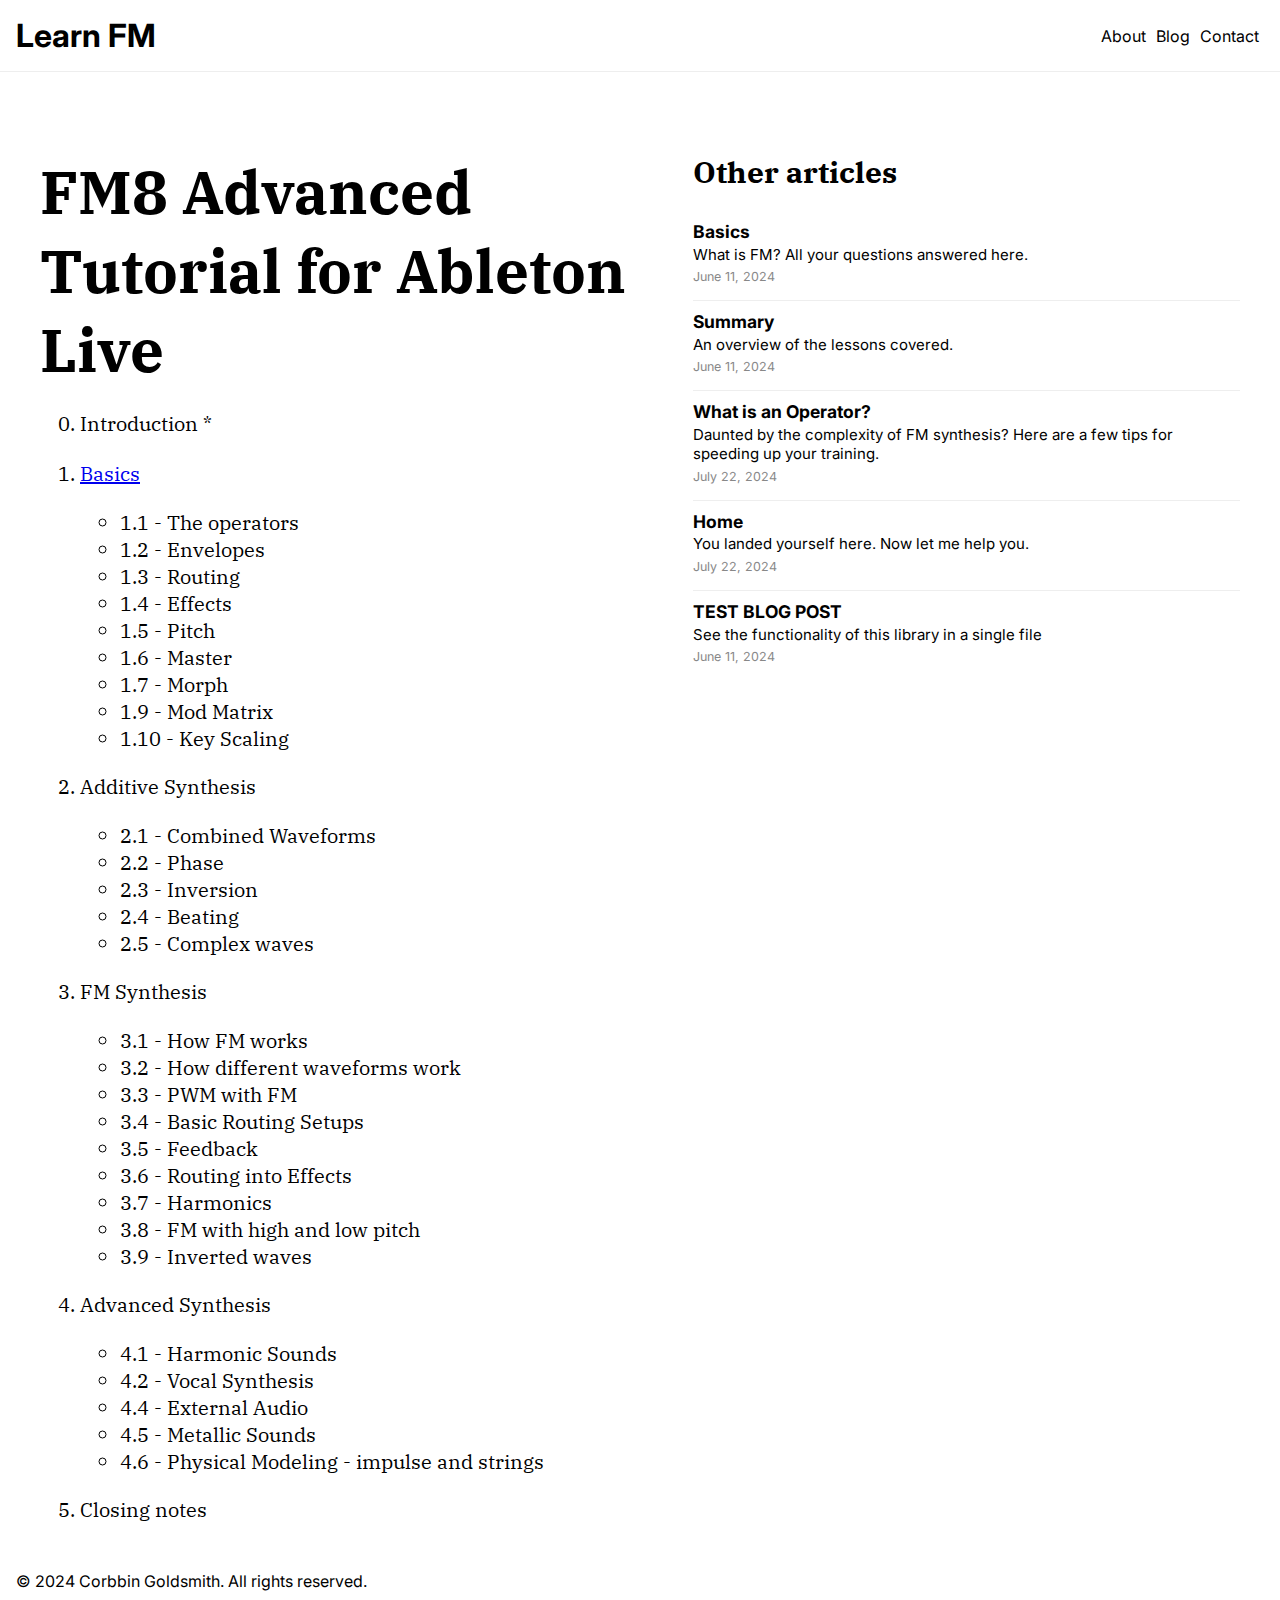
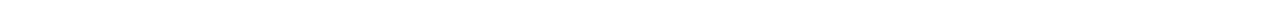
<file: Summary.html>
<!DOCTYPE html>
<html lang="en">
<head>
    <meta charset="UTF-8">
    <meta name="viewport" content="width=device-width, initial-scale=1.0">
    <title>Summary - LearnFM</title>

    <meta name="description" content="This is a test blog post to demonstrate how to use the marked library with custom plugins.">
    <meta name="author" content="Your Name">
    <meta property="article:published_time" content="June 11, 2024">

    <!-- Open Graph / Facebook -->
    <meta property="og:type" content="article">
    <meta property="og:title" content="Summary">
    <meta property="og:description" content="This is a test blog post to demonstrate how to use the marked library with custom plugins.">
    <meta property="og:image" content="./assets/1.1fig1.jpg">
    <meta property="og:url" content="./2-additive-synthesis.html">
    <meta property="og:site_name" content="Your Site Name">

    <!-- Twitter -->
    <meta name="twitter:card" content="summary_large_image">
    <meta name="twitter:title" content="Summary">
    <meta name="twitter:description" content="This is a test blog post to demonstrate how to use the marked library with custom plugins.">
    <meta name="twitter:image" content="./assets/1.1fig1.jpg">
    <meta name="twitter:url" content="./2-additive-synthesis.html">
    <meta name="robots" content="index, follow">

    <meta name="theme-color" content="#ffffff">

    <link rel="stylesheet" href="./css/styles.css">
    <link rel="stylesheet" href="./css/suggestedarticles.css">
    <link rel="stylesheet" href="./css/custompatterns.css">
</head>
<body>
    <header>

        <a href="/">
            <h1>Learn FM</h1>
        </a>
        <nav>
            <a href="/about/">
                <div>About</div>
                <div class="line"></div>
            </a>
            <a href="/blog/">
                <div>
                    Blog
                </div>
                <div class="line"></div>
            </a>
            <a href="/contact/">
                <div>
                    Contact
                </div>
                <div class="line"></div>
            </a>
        </nav>
    </header>
    <main>
        <article>
            <!-- Content will be inserted here -->
            <h1 id="fm8-advanced-tutorial-for-ableton-live" class="custom-heading">FM8 Advanced Tutorial for Ableton Live</h1><ol start="0">
<li><p>Introduction * </p>
</li>
<li><p><a href="/1-basics.html">Basics</a></p>
<ul>
<li>1.1 - The operators</li>
<li>1.2 - Envelopes</li>
<li>1.3 - Routing</li>
<li>1.4 - Effects</li>
<li>1.5 - Pitch</li>
<li>1.6 - Master</li>
<li>1.7 - Morph</li>
<li>1.9 - Mod Matrix</li>
<li>1.10 - Key Scaling</li>
</ul>
</li>
<li><p>Additive Synthesis</p>
<ul>
<li>2.1 - Combined Waveforms</li>
<li>2.2 - Phase</li>
<li>2.3 - Inversion</li>
<li>2.4 - Beating</li>
<li>2.5 - Complex waves</li>
</ul>
</li>
<li><p>FM Synthesis</p>
<ul>
<li>3.1 - How FM works</li>
<li>3.2 - How different waveforms work</li>
<li>3.3 - PWM with FM</li>
<li>3.4 - Basic Routing Setups</li>
<li>3.5 - Feedback</li>
<li>3.6 - Routing into Effects</li>
<li>3.7 - Harmonics</li>
<li>3.8 - FM with high and low pitch</li>
<li>3.9 - Inverted waves</li>
</ul>
</li>
<li><p>Advanced Synthesis</p>
<ul>
<li>4.1 - Harmonic Sounds</li>
<li>4.2 - Vocal Synthesis</li>
<li>4.4 - External Audio</li>
<li>4.5 - Metallic Sounds</li>
<li>4.6 - Physical Modeling - impulse and strings</li>
</ul>
</li>
<li><p>Closing notes</p>
</li>
</ol>

        </article>
        <aside>
            <div id="nextWrapper">
                <h2>Next Article</h2>
                <div id="next" data-next="">
                    
                </div>
            </div>
            <h2>Other articles</h2>
            <div id="suggested">
                
                <div>
                    
                    <div class="square" style="background-image: url(./assets/1.1fig1.png);"></div>

                </div>

            </div>
        </aside>
    </main>
    <footer>
        <p>&copy; 2024 Corbbin Goldsmith. All rights reserved.</p>
    </footer>
    <script type="text/javascript" src="./js/load_articles.js"></script>
    <script type="text/javascript" src="./js/table_wrappers.js"></script>
</body>
</html>
</file>
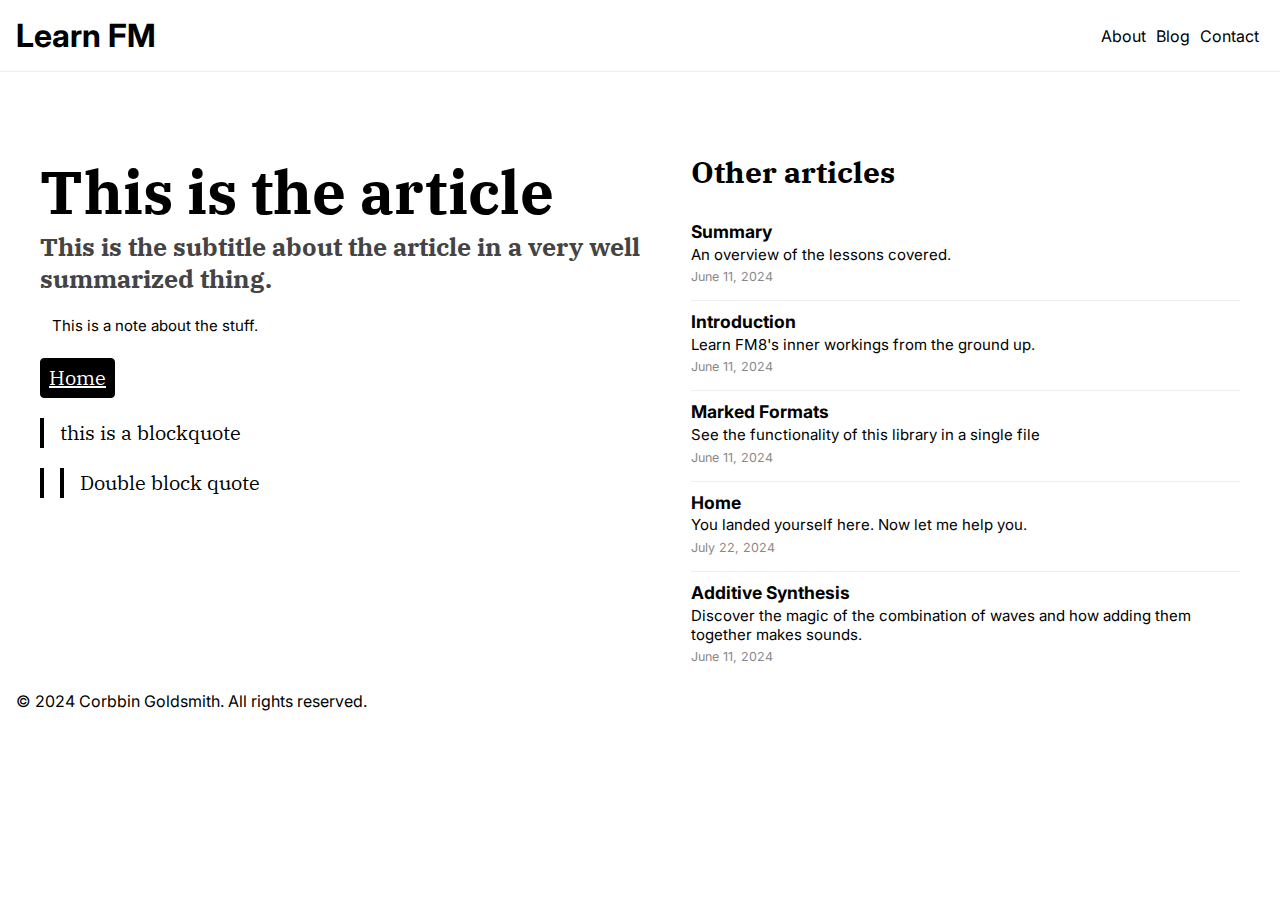
<file: test.html>
<!DOCTYPE html>
<html lang="en">
<head>
    <meta charset="UTF-8">
    <meta name="viewport" content="width=device-width, initial-scale=1.0">
    <title>TEST BLOG POST - LearnFM</title>

    <meta name="description" content="This is a test blog post to demonstrate how to use the marked library with custom plugins.">
    <meta name="author" content="Your Name">
    <meta property="article:published_time" content="June 11, 2024">

    <!-- Open Graph / Facebook -->
    <meta property="og:type" content="article">
    <meta property="og:title" content="TEST BLOG POST">
    <meta property="og:description" content="This is a test blog post to demonstrate how to use the marked library with custom plugins.">
    <meta property="og:image" content="./assets/1.1fig1.jpg">
    <meta property="og:url" content="./test.html">
    <meta property="og:site_name" content="Your Site Name">

    <!-- Twitter -->
    <meta name="twitter:card" content="summary_large_image">
    <meta name="twitter:title" content="TEST BLOG POST">
    <meta name="twitter:description" content="This is a test blog post to demonstrate how to use the marked library with custom plugins.">
    <meta name="twitter:image" content="./assets/1.1fig1.jpg">
    <meta name="twitter:url" content="./test.html">
    <meta name="robots" content="index, follow">

    <meta name="theme-color" content="#ffffff">

    <link rel="stylesheet" href="./css/styles.css">
    <link rel="stylesheet" href="./css/suggestedarticles.css">
    <link rel="stylesheet" href="./css/custompatterns.css">
</head>
<body>
    <header>

        <a href="/">
            <h1>Learn FM</h1>
        </a>
        <nav>
            <a href="/about/">
                <div>About</div>
                <div class="line"></div>
            </a>
            <a href="/blog/">
                <div>
                    Blog
                </div>
                <div class="line"></div>
            </a>
            <a href="/contact/">
                <div>
                    Contact
                </div>
                <div class="line"></div>
            </a>
        </nav>
    </header>
    <main>
        <article>
            <!-- Content will be inserted here -->
            <h1 id="this-is-the-article" class="custom-heading">This is the article</h1><h2 id="this-is-the-subtitle-about-the-article-in-a-very-well-summarized-thing-" class="custom-heading">This is the subtitle about the article in a very well summarized thing.</h2><p><div class="note"> This is a note about the stuff.</div></p>
<p><a href="/" class="btn btn-dark">Home</a></p>
<blockquote>
<p>this is a blockquote</p>
</blockquote>
<blockquote>
<blockquote>
<p>Double block quote</p>
</blockquote>
</blockquote>

        </article>
        <aside>
            <div id="nextWrapper">
                <h2>Next Article</h2>
                <div id="next" data-next="">
                    
                </div>
            </div>
            <h2>Other articles</h2>
            <div id="suggested">
                
                <div>
                    
                    <div class="square" style="background-image: url(./assets/1.1fig1.png);"></div>

                </div>

            </div>
        </aside>
    </main>
    <footer>
        <p>&copy; 2024 Corbbin Goldsmith. All rights reserved.</p>
    </footer>
    <script type="text/javascript" src="./js/load_articles.js"></script>
    <script type="text/javascript" src="./js/table_wrappers.js"></script>
</body>
</html>
</file>
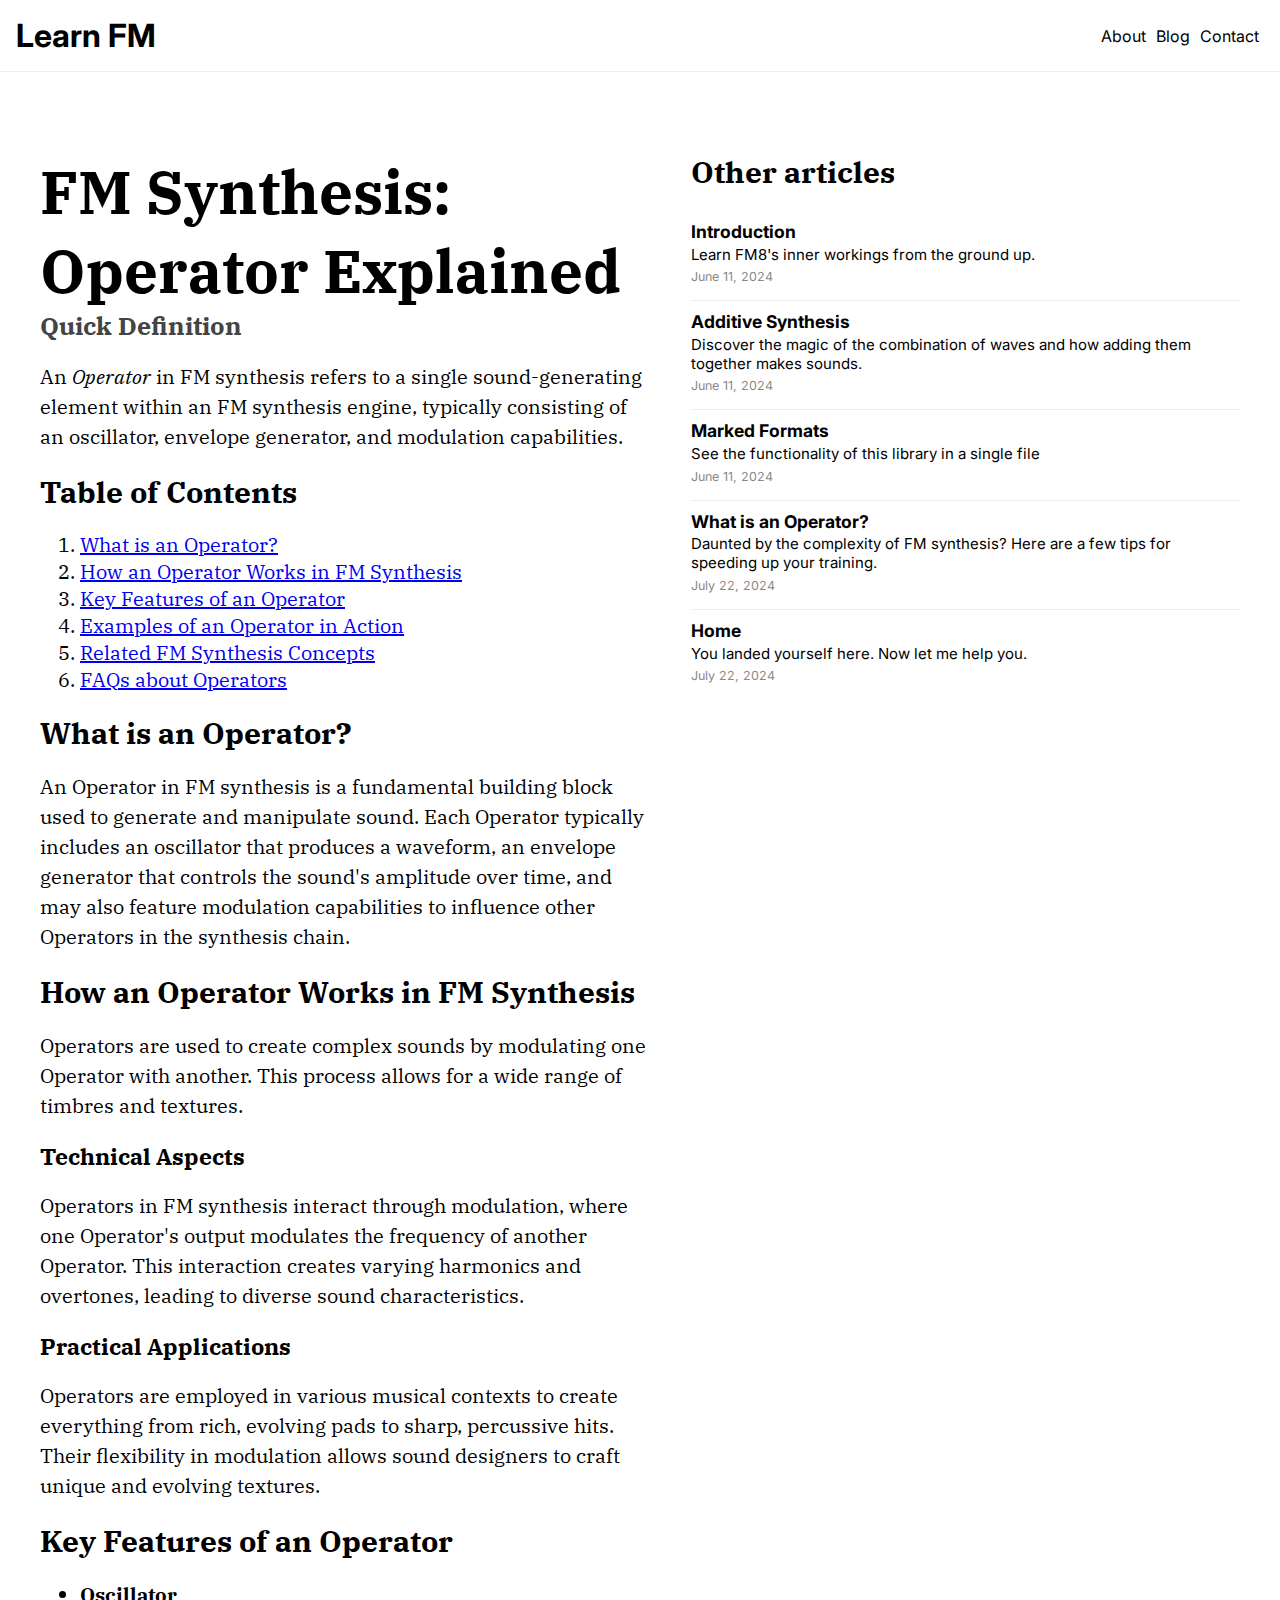
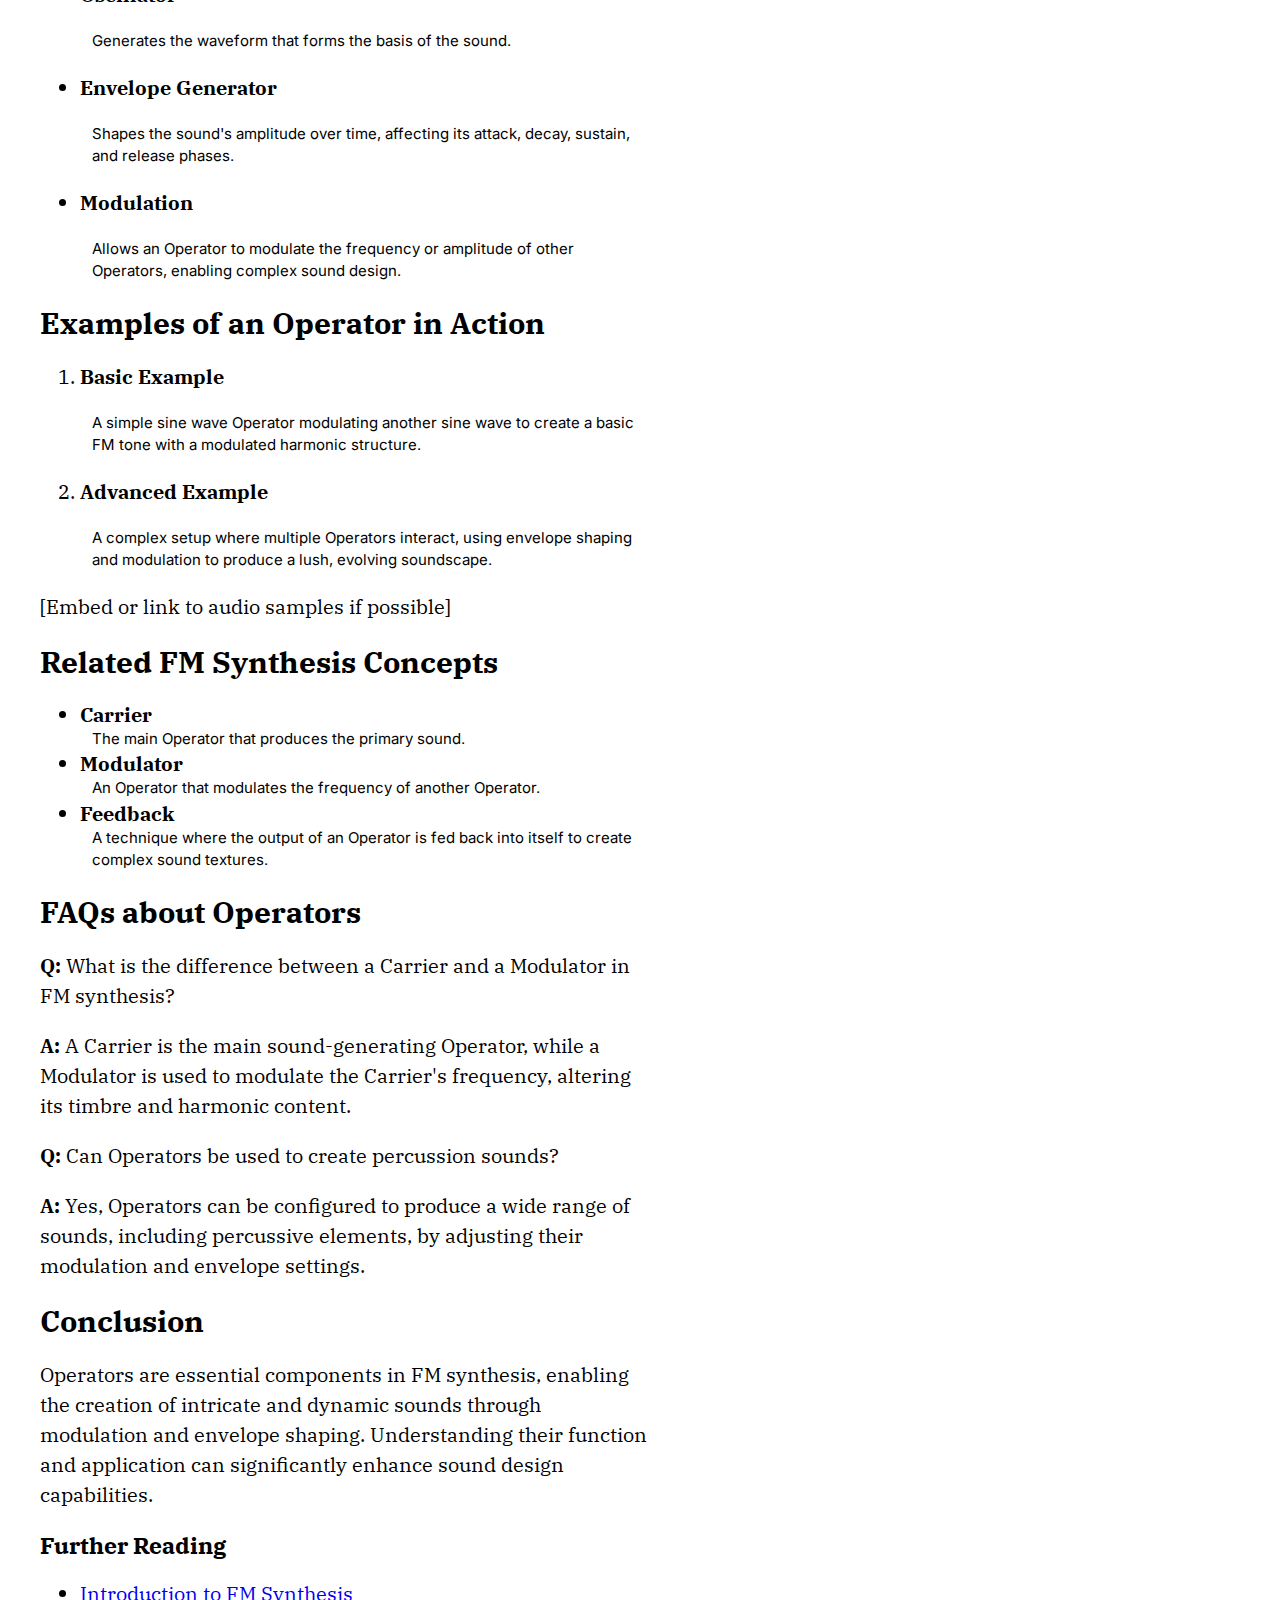
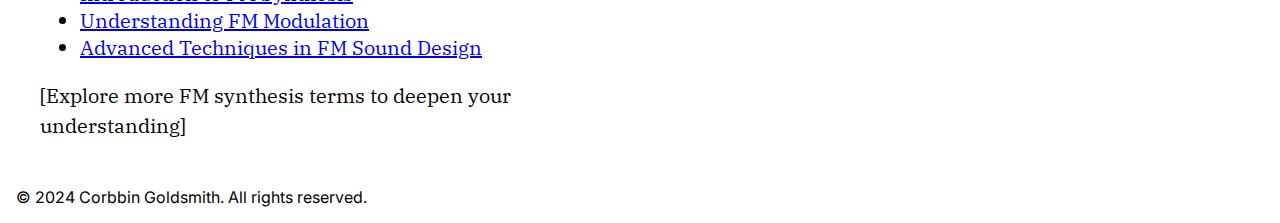
<file: what-is-an-operator.html>
<!DOCTYPE html>
<html lang="en">
<head>
    <meta charset="UTF-8">
    <meta name="viewport" content="width=device-width, initial-scale=1.0">
    <title>What is an Operator? - LearnFM</title>

    <meta name="description" content="">
    <meta name="author" content="Corbbin Goldsmith">
    <meta property="article:published_time" content="July 22, 2024">

    <!-- Open Graph / Facebook -->
    <meta property="og:type" content="article">
    <meta property="og:title" content="What is an Operator?">
    <meta property="og:description" content="">
    <meta property="og:image" content="./assets/1.1fig1.jpg">
    <meta property="og:url" content="/what-is-an-operator.html">
    <meta property="og:site_name" content="Your Site Name">

    <!-- Twitter -->
    <meta name="twitter:card" content="summary_large_image">
    <meta name="twitter:title" content="What is an Operator?">
    <meta name="twitter:description" content="">
    <meta name="twitter:image" content="./assets/1.1fig1.jpg">
    <meta name="twitter:url" content="/what-is-an-operator.html">
    <meta name="robots" content="index, follow">

    <meta name="theme-color" content="#ffffff">

    <link rel="stylesheet" href="./css/styles.css">
    <link rel="stylesheet" href="./css/suggestedarticles.css">
    <link rel="stylesheet" href="./css/custompatterns.css">
</head>
<body>
    <header>

        <a href="/">
            <h1>Learn FM</h1>
        </a>
        <nav>
            <a href="/about/">
                <div>About</div>
                <div class="line"></div>
            </a>
            <a href="/blog/">
                <div>
                    Blog
                </div>
                <div class="line"></div>
            </a>
            <a href="/contact/">
                <div>
                    Contact
                </div>
                <div class="line"></div>
            </a>
        </nav>
    </header>
    <main>
        <article>
            <!-- Content will be inserted here -->
            <h1 id="fm-synthesis-operator-explained" class="custom-heading">FM Synthesis: Operator Explained</h1><h2 id="quick-definition" class="custom-heading">Quick Definition</h2><p>An <em>Operator</em> in FM synthesis refers to a single sound-generating element within an FM synthesis engine, typically consisting of an oscillator, envelope generator, and modulation capabilities.</p>
<h2 id="table-of-contents" class="custom-heading">Table of Contents</h2><ol>
<li><a href="#what-is-an-operator">What is an Operator?</a></li>
<li><a href="#how-an-operator-works">How an Operator Works in FM Synthesis</a></li>
<li><a href="#key-features-of-an-operator">Key Features of an Operator</a></li>
<li><a href="#examples-of-an-operator-in-action">Examples of an Operator in Action</a></li>
<li><a href="#related-fm-synthesis-concepts">Related FM Synthesis Concepts</a></li>
<li><a href="#faqs-about-operators">FAQs about Operators</a></li>
</ol>
<h2 id="what-is-an-operator-" class="custom-heading">What is an Operator?</h2><div id="what-is-an-operator"></div>

<p>An Operator in FM synthesis is a fundamental building block used to generate and manipulate sound. Each Operator typically includes an oscillator that produces a waveform, an envelope generator that controls the sound&#39;s amplitude over time, and may also feature modulation capabilities to influence other Operators in the synthesis chain.</p>
<h2 id="how-an-operator-works-in-fm-synthesis" class="custom-heading">How an Operator Works in FM Synthesis</h2><div id="how-an-operator-works"></div>

<p>Operators are used to create complex sounds by modulating one Operator with another. This process allows for a wide range of timbres and textures.</p>
<h3 id="technical-aspects" class="custom-heading">Technical Aspects</h3><p>Operators in FM synthesis interact through modulation, where one Operator&#39;s output modulates the frequency of another Operator. This interaction creates varying harmonics and overtones, leading to diverse sound characteristics.</p>
<h3 id="practical-applications" class="custom-heading">Practical Applications</h3><p>Operators are employed in various musical contexts to create everything from rich, evolving pads to sharp, percussive hits. Their flexibility in modulation allows sound designers to craft unique and evolving textures.</p>
<h2 id="key-features-of-an-operator" class="custom-heading">Key Features of an Operator</h2><div id="key-features-of-an-operator"></div>

<ul>
<li><p><strong>Oscillator</strong><div class="note"> Generates the waveform that forms the basis of the sound.</div></p>
</li>
<li><p><strong>Envelope Generator</strong><div class="note"> Shapes the sound's amplitude over time, affecting its attack, decay, sustain, and release phases.</div></p>
</li>
<li><p><strong>Modulation</strong><div class="note"> Allows an Operator to modulate the frequency or amplitude of other Operators, enabling complex sound design.</div></p>
</li>
</ul>
<h2 id="examples-of-an-operator-in-action" class="custom-heading">Examples of an Operator in Action</h2><div id="examples-of-an-operator-in-action"></div>

<ol>
<li><p><strong>Basic Example</strong><div class="note"> A simple sine wave Operator modulating another sine wave to create a basic FM tone with a modulated harmonic structure.</div></p>
</li>
<li><p><strong>Advanced Example</strong><div class="note"> A complex setup where multiple Operators interact, using envelope shaping and modulation to produce a lush, evolving soundscape.</div></p>
</li>
</ol>
<p>[Embed or link to audio samples if possible]</p>
<h2 id="related-fm-synthesis-concepts" class="custom-heading">Related FM Synthesis Concepts</h2><div id="related-fm-synthesis-concepts"></div>

<ul>
<li><strong>Carrier</strong><div class="note"> The main Operator that produces the primary sound.</div></li>
<li><strong>Modulator</strong><div class="note"> An Operator that modulates the frequency of another Operator.</div></li>
<li><strong>Feedback</strong><div class="note"> A technique where the output of an Operator is fed back into itself to create complex sound textures.</div></li>
</ul>
<h2 id="faqs-about-operators" class="custom-heading">FAQs about Operators</h2><div id="faqs-about-operators"></div>

<p><strong>Q:</strong> What is the difference between a Carrier and a Modulator in FM synthesis?</p>
<p><strong>A:</strong> A Carrier is the main sound-generating Operator, while a Modulator is used to modulate the Carrier&#39;s frequency, altering its timbre and harmonic content.</p>
<p><strong>Q:</strong> Can Operators be used to create percussion sounds?</p>
<p><strong>A:</strong> Yes, Operators can be configured to produce a wide range of sounds, including percussive elements, by adjusting their modulation and envelope settings.</p>
<h2 id="conclusion" class="custom-heading">Conclusion</h2><p>Operators are essential components in FM synthesis, enabling the creation of intricate and dynamic sounds through modulation and envelope shaping. Understanding their function and application can significantly enhance sound design capabilities.</p>
<h3 id="further-reading" class="custom-heading">Further Reading</h3><ul>
<li><a href="#">Introduction to FM Synthesis</a></li>
<li><a href="#">Understanding FM Modulation</a></li>
<li><a href="#">Advanced Techniques in FM Sound Design</a></li>
</ul>
<p>[Explore more FM synthesis terms to deepen your understanding]</p>

        </article>
        <aside>
            <div id="nextWrapper">
                <h2>Next Article</h2>
                <div id="next" data-next="">
                    
                </div>
            </div>
            <h2>Other articles</h2>
            <div id="suggested">
                
                <div>
                    
                    <div class="square" style="background-image: url(./assets/1.1fig1.png);"></div>

                </div>

            </div>
        </aside>
    </main>
    <footer>
        <p>&copy; 2024 Corbbin Goldsmith. All rights reserved.</p>
    </footer>
    <script type="text/javascript" src="./js/load_articles.js"></script>
    <script type="text/javascript" src="./js/table_wrappers.js"></script>
</body>
</html>
</file>
<file: css/styles.css>
@import url('https://fonts.googleapis.com/css2?family=Inter:wght@100..900&display=swap');
@import url('https://fonts.googleapis.com/css2?family=IBM+Plex+Serif:ital,wght@0,100;0,200;0,300;0,400;0,500;0,600;0,700;1,100;1,200;1,300;1,400;1,500;1,600;1,700&display=swap');

body {
	background-color: #fff;
	font-size: 1em;
	font-family: "Inter";
	padding: 0px;
}

html, body {
	margin: 0px;
}

header {
	padding: 1em;
	background-color: #fff;
	border-bottom: 1px solid #eee;
	display: flex;
}

header a {
	color: #000;
	text-decoration: none;
}

header > nav {
	flex-grow: 1;
	display: flex;
	justify-content: right;
	align-items: center;
}

header nav a .line {
	border-bottom: 1px solid black;
	margin-bottom: -1px;
	width: 0%;
	transition: all 0.25s;
}

#nextWrapper h2 {
	padding-bottom: .5em;
}

#nextWrapper {
	padding-bottom: 2em;
}

#next {
	border: 2px dashed gray;
	padding: .25em;
	border-radius: .24em;
	background-color: #FF02;
}

#next h3::before {
	content: ">>> ";
}

header nav a:hover .line {
	width: 100%;
}

footer {
	padding:1em;
}

footer > p {
	margin: 0;
}

nav > a {
	padding: 5px;
}

header h1,h2,h3,h4 {
	margin: 0px;
}

main {
	font-family: "IBM Plex Serif";
	padding: 10px;
	font-size: 1.25rem;
	gap: 40px;
}

main > aside {
	min-width: 450px;
}

main > aside > :not(:last-child) {
	padding-bottom: 1em;
}

article {
	width: calc(100% - 450px);
}

article p, article div{
	line-height: 1.5em;
}

article img {
	width: 100%;
	height: auto;
	display: block;
	margin: 20px 0;
}

.table-wrapper {
	max-width: 100%;
	overflow-x: auto;
	border-right: 1px solid gray;
}

table {
	max-width: 100%;
	font-size: .75em;
	font-family: "Inter";
	border-collapse: collapse;
}

th, td {
	border: 1px solid gray;
	padding: 4px;
	text-align: left;
}

th {
	font-weight: bold;
}


article h1:first-of-type {
    font-size: 3em; /* Adjust this value as needed */
    font-weight: bold;
    margin: 0;
}

article h1:first-of-type + h2 {
	font-size: 1.24em;
	color: #444;
}

blockquote {
	border-left: 4px solid black;
	padding-left: 16px;
	margin: 0;
}

/* Extra small devices (phones, 600px and down) */
@media only screen and (max-width: 600px) {

}

/* Small devices (portrait tablets and large phones, 600px and up) */
@media only screen and (min-width: 600px) {

}

/* Medium devices (landscape tablets, 768px and up) */
@media only screen and (min-width: 768px) {
	main {
		margin: auto;
		padding-top: 60px;
		max-width: 1200px;

	}

}

/* Large devices (laptops/desktops, 992px and up) */
@media only screen and (min-width: 992px) {

	main {
		margin: auto;
		padding-top: 80px;
		max-width: 900px;
	}

}

/* Extra large devices (large laptops and desktops, 1200px and up) */
@media only screen and (min-width: 1200px) {
	main {
		margin: auto;
		padding-top: 80px;
		display: flex;
		max-width: 1200px;
	}
}

/* --------------------- CUSTOM STYLING ---------------------- */


.btn {
	padding: .25rem .5rem;
	border: 1px solid black;
	display: inline-block;
	border-radius: .25rem;
}

.btn-light {
	background-color: none;
}

.btn-dark {
	background-color: #000;
	color: white;
}
</file>
<file: css/suggestedarticles.css>
#suggested {
	display: grid;
	gap: 10px;
}

#suggested > :not(:last-child) {
	padding-bottom: 1em;
	border-bottom: 1px solid #eee;
}

.suggested-article {
	padding: 0px;
	font-size: .75em;
	font-family: "Inter";
}

.suggested-article a {
	color: #000;
	text-decoration: none;
}


.suggested-article p {
	margin: 0;
}

.suggested-article h3{
	text-decoration: none;
	margin-top: 0;
}

.suggested-article > a > :not(:last-child) {
	margin-bottom: .16em;
}

.suggested-article small {
	color: #888;
}
</file>
<file: css/custompatterns.css>
.note {
	font-size: .75em;
	padding-left: 12px;
	font-family: "Inter";
}

.markdown-alert-important {
	background-color: #ff52;
	padding: 5px;
}

.markdown-alert > p{
	margin: 0;
}
</file>
